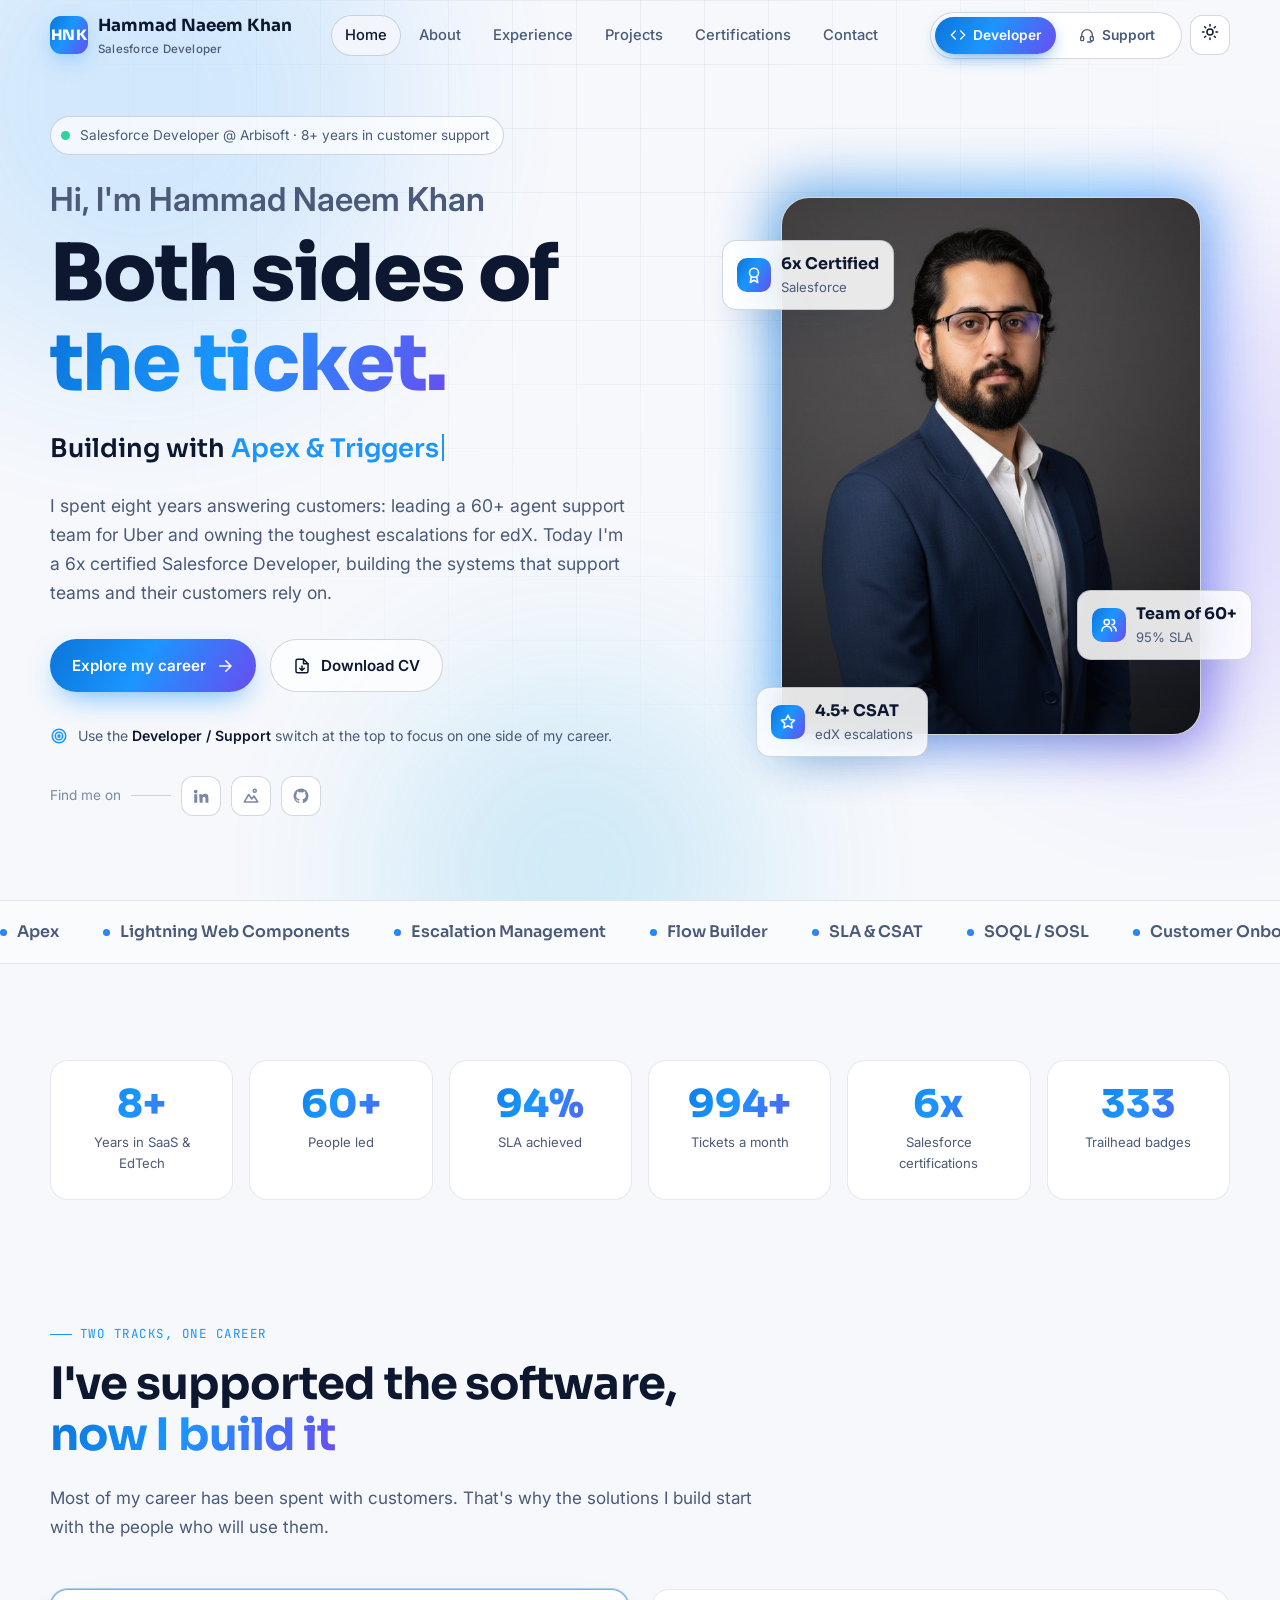
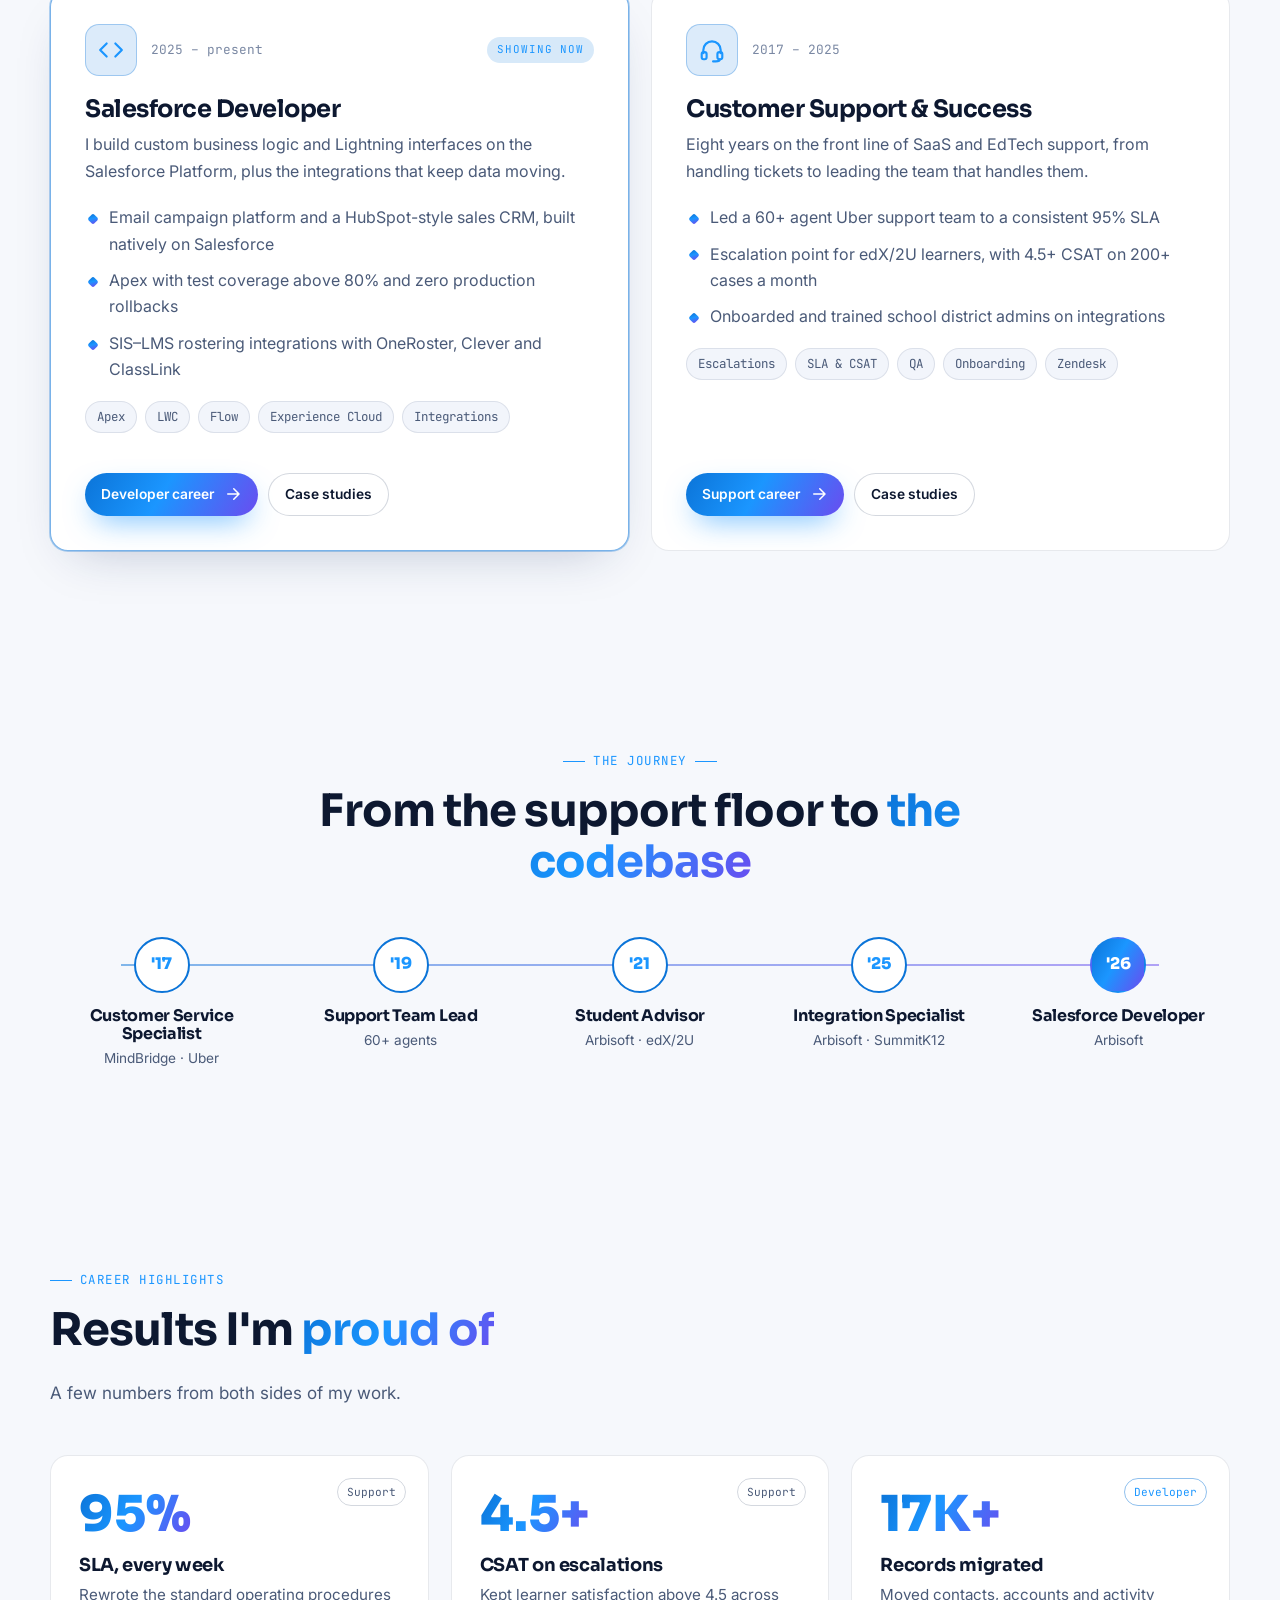
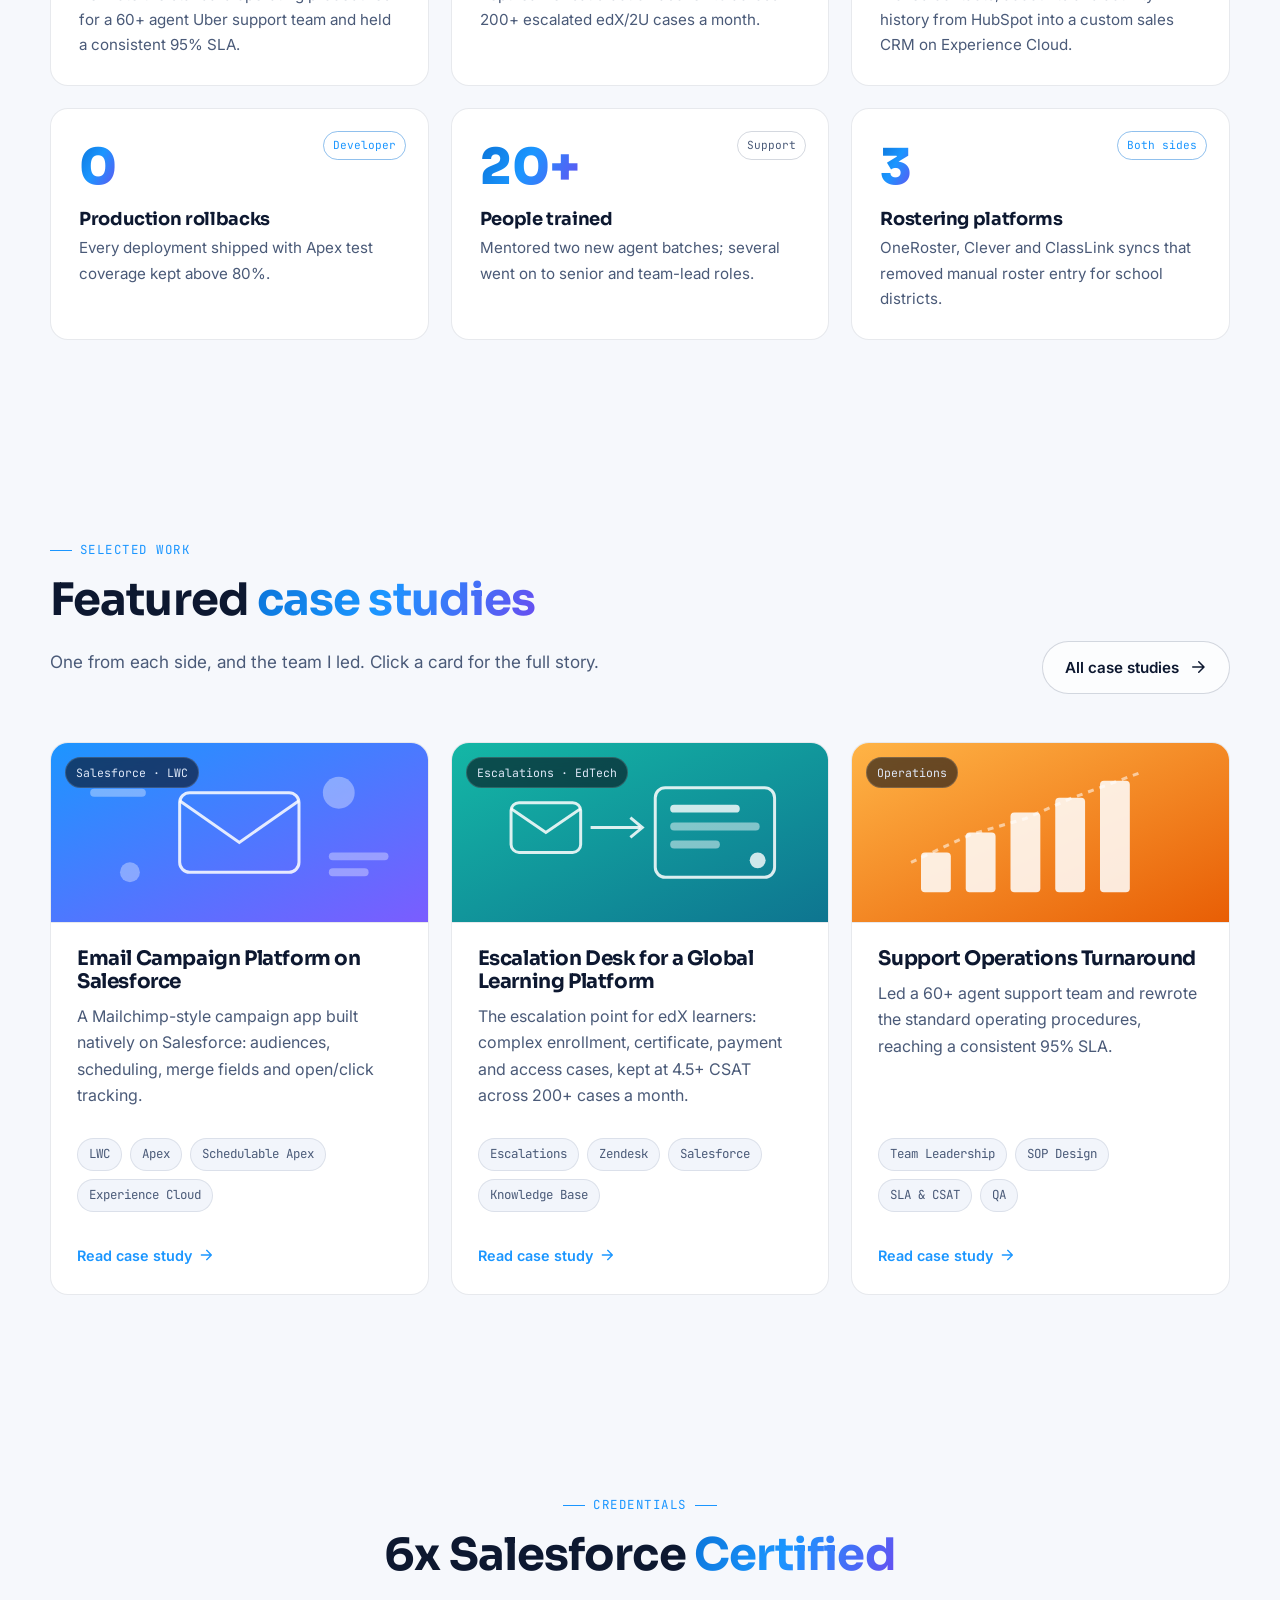
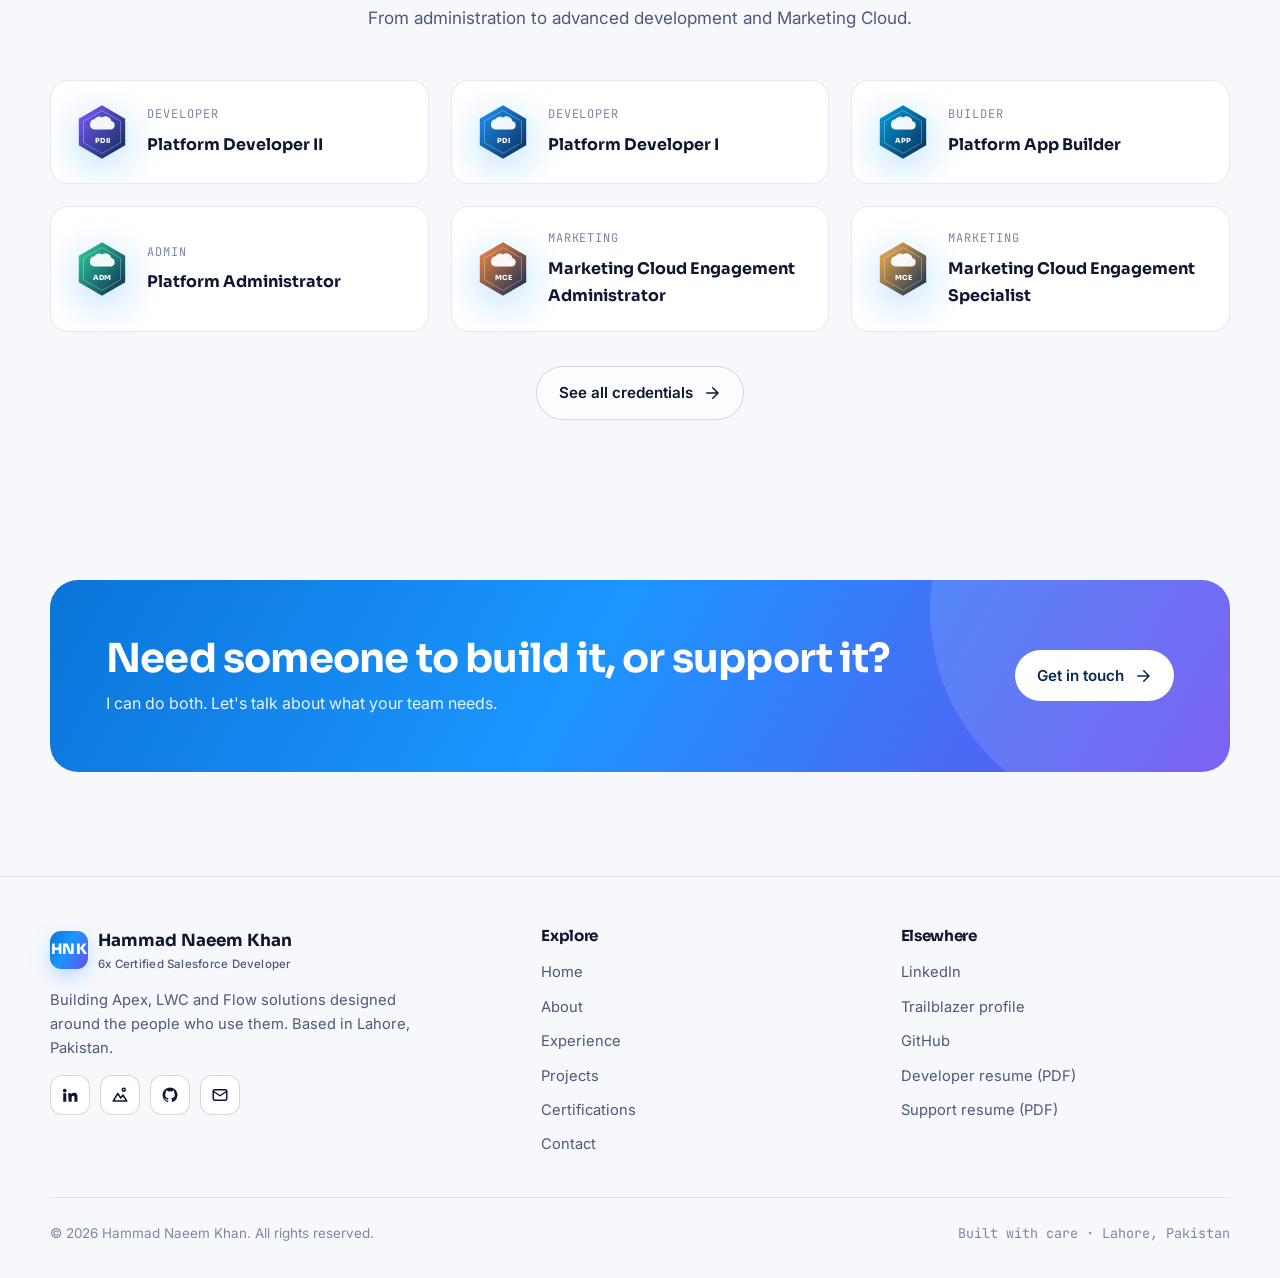
<file: index.html>
<!doctype html>
<html lang="en" data-theme="dark">
<head>
<meta charset="utf-8">
<meta name="viewport" content="width=device-width, initial-scale=1">
<title>Hammad Naeem Khan · Salesforce Developer &amp; Customer Support Specialist</title>
<meta name="description" content="Hammad Naeem Khan — 6x Certified Salesforce Developer and customer support leader in Lahore with 8+ years in SaaS and EdTech: Apex, LWC, Flow, escalations, SLA and CSAT.">
<meta name="author" content="Hammad Naeem Khan">
<meta name="theme-color" content="#070b14">
<link rel="canonical" href="https://hammad18495.github.io/">
<meta property="og:type" content="website">
<meta property="og:title" content="Hammad Naeem Khan · Salesforce Developer &amp; Customer Support Specialist">
<meta property="og:description" content="Hammad Naeem Khan — 6x Certified Salesforce Developer and customer support leader in Lahore with 8+ years in SaaS and EdTech: Apex, LWC, Flow, escalations, SLA and CSAT.">
<meta property="og:url" content="https://hammad18495.github.io/">
<meta property="og:image" content="https://hammad18495.github.io/assets/og.jpg">
<meta name="twitter:card" content="summary_large_image">
<link rel="icon" href="assets/favicon.svg" type="image/svg+xml">
<link rel="apple-touch-icon" href="assets/apple-touch-icon.png">
<script>try{var t=localStorage.getItem('theme');if(t)document.documentElement.dataset.theme=t;else if(matchMedia('(prefers-color-scheme: light)').matches)document.documentElement.dataset.theme='light'}catch(e){}
(function(){var d=document.documentElement,k='dev';try{var q=new URLSearchParams(location.search).get('track');if(q==='dev'||q==='support'){k=q;localStorage.setItem('track',q)}else if(localStorage.getItem('track')==='support')k='support'}catch(e){}d.dataset.track=k})();</script>
<link rel="preconnect" href="https://fonts.googleapis.com"><link rel="preconnect" href="https://fonts.gstatic.com" crossorigin>
<link href="https://fonts.googleapis.com/css2?family=Inter:wght@400;500;600;700&family=JetBrains+Mono:wght@400;500;600&family=Sora:wght@600;700;800&display=swap" rel="stylesheet">
<link rel="stylesheet" href="assets/style.css">

</head>
<body>
<a class="skip" href="#main">Skip to content</a>
<div class="progress" aria-hidden="true"></div>
<div class="bg-fx" aria-hidden="true"><div class="grid"></div><div class="blob b1"></div><div class="blob b2"></div><div class="blob b3"></div></div>
<header class="nav">
  <div class="container">
    <a href="index.html" class="logo" aria-label="Hammad Naeem Khan — home"><span class="logo-mark">HNK</span><span class="logo-text">Hammad Naeem Khan<small><span class="only-dev">Salesforce Developer</span><span class="only-support">Customer Support &amp; Success</span></small></span></a>
    <nav aria-label="Primary"><ul class="nav-links"><li><a href="index.html" class="active" aria-current="page">Home</a></li><li><a href="about.html">About</a></li><li><a href="experience.html">Experience</a></li><li><a href="projects.html">Projects</a></li><li><a href="certifications.html">Certifications</a></li><li><a href="contact.html">Contact</a></li></ul></nav>
    <div class="nav-actions">
      <div class="track-switch" role="radiogroup" aria-label="Show career track">
  <button type="button" role="radio" data-set-track="dev" aria-checked="true"><svg viewBox="0 0 24 24" fill="none" stroke="currentColor" stroke-width="2" stroke-linecap="round" stroke-linejoin="round" aria-hidden="true"><path d="M16 18l6-6-6-6M8 6l-6 6 6 6"/></svg><span class="ts-l">Developer</span><span class="ts-s">Dev</span></button>
  <button type="button" role="radio" data-set-track="support" aria-checked="false"><svg viewBox="0 0 24 24" fill="none" stroke="currentColor" stroke-width="2" stroke-linecap="round" stroke-linejoin="round" aria-hidden="true"><path d="M4 15v-3a8 8 0 0 1 16 0v3"/><rect x="2.5" y="14" width="4.5" height="6.5" rx="1.8"/><rect x="17" y="14" width="4.5" height="6.5" rx="1.8"/><path d="M19.2 20.5c0 1.4-1.6 2-3.7 2H13"/></svg><span class="ts-l">Support</span><span class="ts-s">Support</span></button>
  <i class="ts-pill" aria-hidden="true"></i>
</div>
      <a class="btn btn-primary btn-sm btn-resume hide-l only-dev" href="assets/Hammad-Naeem-Khan-CV.pdf" download><svg viewBox="0 0 24 24" fill="none" stroke="currentColor" stroke-width="2" stroke-linecap="round" stroke-linejoin="round" aria-hidden="true"><path d="M14 3H6a2 2 0 0 0-2 2v14a2 2 0 0 0 2 2h12a2 2 0 0 0 2-2V9z"/><path d="M14 3v6h6M12 12v6M9 15l3 3 3-3"/></svg><span class="rl">Resume</span></a><a class="btn btn-primary btn-sm btn-resume hide-l only-support" href="assets/Hammad-Naeem-Khan-Support-CV.pdf" download><svg viewBox="0 0 24 24" fill="none" stroke="currentColor" stroke-width="2" stroke-linecap="round" stroke-linejoin="round" aria-hidden="true"><path d="M14 3H6a2 2 0 0 0-2 2v14a2 2 0 0 0 2 2h12a2 2 0 0 0 2-2V9z"/><path d="M14 3v6h6M12 12v6M9 15l3 3 3-3"/></svg><span class="rl">Resume</span></a>
      <button class="icon-btn theme-toggle" aria-label="Toggle light and dark theme"><span class="moon"><svg viewBox="0 0 24 24" fill="none" stroke="currentColor" stroke-width="2" stroke-linecap="round" stroke-linejoin="round" aria-hidden="true"><path d="M21 12.8A9 9 0 1 1 11.2 3a7 7 0 0 0 9.8 9.8z"/></svg></span><span class="sun"><svg viewBox="0 0 24 24" fill="none" stroke="currentColor" stroke-width="2" stroke-linecap="round" stroke-linejoin="round" aria-hidden="true"><circle cx="12" cy="12" r="4"/><path d="M12 2v2M12 20v2M4.9 4.9l1.4 1.4M17.7 17.7l1.4 1.4M2 12h2M20 12h2M4.9 19.1l1.4-1.4M17.7 6.3l1.4-1.4"/></svg></span></button>
      <button class="icon-btn menu-btn" aria-label="Open menu" aria-expanded="false"><span></span><span></span><span></span></button>
    </div>
  </div>
</header>
<main id="main">

<section class="hero"><div class="container hero-grid">
  <div>
    <div class="status-pill anim" style="animation-delay:.05s"><span class="dot"></span>Salesforce Developer @ Arbisoft · 8+ years in customer support</div>
    <h1 class="anim" style="animation-delay:.15s"><span class="hi">Hi, I'm Hammad Naeem Khan</span>Both sides of <span class="grad-text">the ticket.</span></h1>
    <div class="typed-line anim" style="animation-delay:.3s"><span class="only-dev">Building with</span><span class="only-support">Great at</span> <span class="typed" data-words='["Apex & Triggers","Lightning Web Components","Flow Automation","Enterprise Integrations","Secure Data Models"]' data-words-support='["Escalation Management","Customer Onboarding","SLA &amp; CSAT Ownership","Root-Cause Troubleshooting","Team Leadership"]'></span><span class="caret"></span></div>
    <p class="lead anim" style="animation-delay:.42s">I spent eight years answering customers: leading a 60+ agent support team for Uber and owning the toughest escalations for edX. Today I'm a 6x certified Salesforce Developer, building the systems that support teams and their customers rely on.</p>
    <div class="hero-ctas anim" style="animation-delay:.55s">
      <a class="btn btn-primary" href="experience.html">Explore my career <svg viewBox="0 0 24 24" fill="none" stroke="currentColor" stroke-width="2" stroke-linecap="round" stroke-linejoin="round" aria-hidden="true"><path d="M5 12h14M13 5l7 7-7 7"/></svg></a>
      <a class="btn btn-ghost only-dev" href="assets/Hammad-Naeem-Khan-CV.pdf" download><svg viewBox="0 0 24 24" fill="none" stroke="currentColor" stroke-width="2" stroke-linecap="round" stroke-linejoin="round" aria-hidden="true"><path d="M14 3H6a2 2 0 0 0-2 2v14a2 2 0 0 0 2 2h12a2 2 0 0 0 2-2V9z"/><path d="M14 3v6h6M12 12v6M9 15l3 3 3-3"/></svg>Download CV</a><a class="btn btn-ghost only-support" href="assets/Hammad-Naeem-Khan-Support-CV.pdf" download><svg viewBox="0 0 24 24" fill="none" stroke="currentColor" stroke-width="2" stroke-linecap="round" stroke-linejoin="round" aria-hidden="true"><path d="M14 3H6a2 2 0 0 0-2 2v14a2 2 0 0 0 2 2h12a2 2 0 0 0 2-2V9z"/><path d="M14 3v6h6M12 12v6M9 15l3 3 3-3"/></svg>Download CV</a>
    </div>
    <p class="track-hint anim" style="animation-delay:.62s"><svg viewBox="0 0 24 24" fill="none" stroke="currentColor" stroke-width="2" stroke-linecap="round" stroke-linejoin="round" aria-hidden="true"><circle cx="12" cy="12" r="9"/><circle cx="12" cy="12" r="5"/><circle cx="12" cy="12" r="1.5"/></svg><span>Use the <b>Developer / Support</b> switch at the top to focus on one side of my career.</span></p>
    <div class="hero-social anim" style="animation-delay:.68s"><span>Find me on</span><span class="line"></span>
      <a class="icon-btn" href="https://www.linkedin.com/in/hammad18495/" target="_blank" rel="noopener" aria-label="LinkedIn"><svg viewBox="0 0 24 24" fill="currentColor" aria-hidden="true"><path d="M4.98 3.5a2.5 2.5 0 1 1 0 5 2.5 2.5 0 0 1 0-5zM3 9.5h4V21H3zM9.5 9.5h3.8v1.6h.06c.53-1 1.83-2.06 3.77-2.06 4.03 0 4.77 2.65 4.77 6.1V21h-4v-5.1c0-1.22-.02-2.8-1.7-2.8-1.71 0-1.97 1.33-1.97 2.7V21h-4z"/></svg></a>
      <a class="icon-btn" href="https://www.salesforce.com/trailblazer/hammad18495" target="_blank" rel="noopener" aria-label="Trailhead"><svg viewBox="0 0 24 24" fill="none" stroke="currentColor" stroke-width="2" stroke-linecap="round" stroke-linejoin="round" aria-hidden="true"><path d="M3 20l6-10 4 6 3-4 5 8z"/><circle cx="17" cy="5" r="2"/></svg></a>
      <a class="icon-btn" href="https://github.com/hammad18495" target="_blank" rel="noopener" aria-label="GitHub"><svg viewBox="0 0 24 24" fill="currentColor" aria-hidden="true"><path d="M12 2a10 10 0 0 0-3.16 19.49c.5.09.68-.22.68-.48v-1.7c-2.78.6-3.37-1.34-3.37-1.34-.45-1.16-1.11-1.47-1.11-1.47-.9-.62.07-.6.07-.6 1 .07 1.53 1.03 1.53 1.03.9 1.52 2.34 1.08 2.91.83.09-.65.35-1.08.63-1.33-2.22-.25-4.55-1.11-4.55-4.94 0-1.09.39-1.98 1.03-2.68-.1-.25-.45-1.27.1-2.65 0 0 .84-.27 2.75 1.02a9.6 9.6 0 0 1 5 0c1.91-1.29 2.75-1.02 2.75-1.02.55 1.38.2 2.4.1 2.65.64.7 1.03 1.59 1.03 2.68 0 3.84-2.34 4.68-4.57 4.93.36.31.68.92.68 1.85v2.74c0 .27.18.58.69.48A10 10 0 0 0 12 2z"/></svg></a>
    </div>
  </div>
  <div class="portrait anim" style="animation-delay:.3s">
    <div class="portrait-ring"></div>
    <div class="portrait-frame tilt"><img src="assets/hammad.jpg" alt="Portrait of Hammad Naeem Khan" width="624" height="800" fetchpriority="high"></div>
    <div class="float-card fc-1"><span class="ic"><svg viewBox="0 0 24 24" fill="none" stroke="currentColor" stroke-width="2" stroke-linecap="round" stroke-linejoin="round" aria-hidden="true"><circle cx="12" cy="9" r="6"/><path d="M8.5 14L7 22l5-3 5 3-1.5-8"/></svg></span><div><b>6x Certified</b><span>Salesforce</span></div></div>
    <div class="float-card fc-2"><span class="ic"><svg viewBox="0 0 24 24" fill="none" stroke="currentColor" stroke-width="2" stroke-linecap="round" stroke-linejoin="round" aria-hidden="true"><circle cx="9" cy="8" r="3.5"/><path d="M2.5 20a6.5 6.5 0 0 1 13 0M16 4.5a3.5 3.5 0 0 1 0 7M21.5 20a6.5 6.5 0 0 0-4-6"/></svg></span><div><b>Team of 60+</b><span>95% SLA</span></div></div>
    <div class="float-card fc-3"><span class="ic"><svg viewBox="0 0 24 24" fill="none" stroke="currentColor" stroke-width="2" stroke-linecap="round" stroke-linejoin="round" aria-hidden="true"><path d="M12 3l2.7 5.6 6.1.9-4.4 4.3 1 6.1L12 17l-5.4 2.9 1-6.1L3.2 9.5l6.1-.9z"/></svg></span><div><b>4.5+ CSAT</b><span>edX escalations</span></div></div>
  </div>
</div></section>
<div class="marquee" aria-label="Skills"><div class="marquee-track"><span class="marquee-item">Apex</span><span class="marquee-item">Lightning Web Components</span><span class="marquee-item">Escalation Management</span><span class="marquee-item">Flow Builder</span><span class="marquee-item">SLA &amp; CSAT</span><span class="marquee-item">SOQL / SOSL</span><span class="marquee-item">Customer Onboarding</span><span class="marquee-item">Experience Cloud</span><span class="marquee-item">Zendesk</span><span class="marquee-item">Quality Assurance</span><span class="marquee-item">Permission Sets &amp; Sharing</span><span class="marquee-item">SOP Design</span><span class="marquee-item">OneRoster</span><span class="marquee-item">Clever</span><span class="marquee-item">ClassLink</span><span class="marquee-item">Root-Cause Analysis</span><span class="marquee-item">Jira</span><span class="marquee-item">Coaching &amp; Mentoring</span><span class="marquee-item">Apex</span><span class="marquee-item">Lightning Web Components</span><span class="marquee-item">Escalation Management</span><span class="marquee-item">Flow Builder</span><span class="marquee-item">SLA &amp; CSAT</span><span class="marquee-item">SOQL / SOSL</span><span class="marquee-item">Customer Onboarding</span><span class="marquee-item">Experience Cloud</span><span class="marquee-item">Zendesk</span><span class="marquee-item">Quality Assurance</span><span class="marquee-item">Permission Sets &amp; Sharing</span><span class="marquee-item">SOP Design</span><span class="marquee-item">OneRoster</span><span class="marquee-item">Clever</span><span class="marquee-item">ClassLink</span><span class="marquee-item">Root-Cause Analysis</span><span class="marquee-item">Jira</span><span class="marquee-item">Coaching &amp; Mentoring</span></div></div>

<section class="section"><div class="container"><div class="stats"><div class="stat reveal d1"><div class="num grad-text" data-count="8" data-suffix="+">0+</div><div class="lbl">Years in SaaS &amp; EdTech</div></div><div class="stat reveal d2"><div class="num grad-text" data-count="60" data-suffix="+">0+</div><div class="lbl">People led</div></div><div class="stat reveal d3"><div class="num grad-text" data-count="95" data-suffix="%">0%</div><div class="lbl">SLA achieved</div></div><div class="stat reveal d4"><div class="num grad-text" data-count="1000" data-suffix="+">0+</div><div class="lbl">Tickets a month</div></div><div class="stat reveal d5"><div class="num grad-text" data-count="6" data-suffix="x">0x</div><div class="lbl">Salesforce certifications</div></div><div class="stat reveal d1"><div class="num grad-text" data-count="335" data-suffix="">0</div><div class="lbl">Trailhead badges</div></div></div></div></section>

<section class="section" style="padding-top:20px"><div class="container">
  <div class="section-head reveal"><span class="eyebrow">Two tracks, one career</span><h2>I've supported the software, <span class="grad-text">now I build it</span></h2><p>Most of my career has been spent with customers. That's why the solutions I build start with the people who will use them.</p></div>
  <div class="grid-2 paths"><article class="card path path-dev reveal">
  <div class="path-top"><div class="card-icon"><svg viewBox="0 0 24 24" fill="none" stroke="currentColor" stroke-width="2" stroke-linecap="round" stroke-linejoin="round" aria-hidden="true"><path d="M16 18l6-6-6-6M8 6l-6 6 6 6"/></svg></div><span class="path-when mono">2025 – present</span><span class="path-on">Showing now</span></div>
  <h3>Salesforce Developer</h3><p>I build custom business logic and Lightning interfaces on the Salesforce Platform, plus the integrations that keep data moving.</p>
  <ul class="tl-list"><li>Email campaign platform and a HubSpot-style sales CRM, built natively on Salesforce</li><li>Apex with test coverage above 80% and zero production rollbacks</li><li>SIS–LMS rostering integrations with OneRoster, Clever and ClassLink</li></ul>
  <ul class="chips"><li class="chip">Apex</li><li class="chip">LWC</li><li class="chip">Flow</li><li class="chip">Experience Cloud</li><li class="chip">Integrations</li></ul>
  <div class="path-ctas"><a class="btn btn-primary btn-sm" href="experience.html?track=dev">Developer career <svg viewBox="0 0 24 24" fill="none" stroke="currentColor" stroke-width="2" stroke-linecap="round" stroke-linejoin="round" aria-hidden="true"><path d="M5 12h14M13 5l7 7-7 7"/></svg></a><a class="btn btn-ghost btn-sm" href="projects.html?track=dev">Case studies</a></div>
</article><article class="card path path-support reveal">
  <div class="path-top"><div class="card-icon"><svg viewBox="0 0 24 24" fill="none" stroke="currentColor" stroke-width="2" stroke-linecap="round" stroke-linejoin="round" aria-hidden="true"><path d="M4 15v-3a8 8 0 0 1 16 0v3"/><rect x="2.5" y="14" width="4.5" height="6.5" rx="1.8"/><rect x="17" y="14" width="4.5" height="6.5" rx="1.8"/><path d="M19.2 20.5c0 1.4-1.6 2-3.7 2H13"/></svg></div><span class="path-when mono">2017 – 2025</span><span class="path-on">Showing now</span></div>
  <h3>Customer Support &amp; Success</h3><p>Eight years on the front line of SaaS and EdTech support, from handling tickets to leading the team that handles them.</p>
  <ul class="tl-list"><li>Led a 60+ agent Uber support team to a consistent 95% SLA</li><li>Escalation point for edX/2U learners, with 4.5+ CSAT on 200+ cases a month</li><li>Onboarded and trained school district admins on integrations</li></ul>
  <ul class="chips"><li class="chip">Escalations</li><li class="chip">SLA &amp; CSAT</li><li class="chip">QA</li><li class="chip">Onboarding</li><li class="chip">Zendesk</li></ul>
  <div class="path-ctas"><a class="btn btn-primary btn-sm" href="experience.html?track=support">Support career <svg viewBox="0 0 24 24" fill="none" stroke="currentColor" stroke-width="2" stroke-linecap="round" stroke-linejoin="round" aria-hidden="true"><path d="M5 12h14M13 5l7 7-7 7"/></svg></a><a class="btn btn-ghost btn-sm" href="projects.html?track=support">Case studies</a></div>
</article></div>
</div></section>

<section class="section"><div class="container">
  <div class="section-head reveal center"><span class="eyebrow">The journey</span><h2>From the support floor to <span class="grad-text">the codebase</span></h2></div>
  <div class="journey j5"><div class="j-step reveal d1"><div class="j-dot">'17</div><h4>Customer Service Specialist</h4><p>MindBridge · Uber</p></div><div class="j-step reveal d2"><div class="j-dot">'19</div><h4>Support Team Lead</h4><p>60+ agents</p></div><div class="j-step reveal d3"><div class="j-dot">'21</div><h4>Student Advisor</h4><p>Arbisoft · edX/2U</p></div><div class="j-step reveal d4"><div class="j-dot">'25</div><h4>Integration Specialist</h4><p>Arbisoft · SummitK12</p></div><div class="j-step reveal d5 now"><div class="j-dot">'26</div><h4>Salesforce Developer</h4><p>Arbisoft</p></div></div>
</div></section>

<section class="section"><div class="container">
  <div class="section-head reveal"><span class="eyebrow">Career highlights</span><h2>Results I'm <span class="grad-text">proud of</span></h2><p>A few numbers from both sides of my work.</p></div>
  <div class="grid-3"><article class="card hl hl-support reveal d1"><span class="hl-tag">Support</span><div class="hl-num grad-text">95%</div><h3>SLA, every week</h3><p>Rewrote the standard operating procedures for a 60+ agent Uber support team and held a consistent 95% SLA.</p></article><article class="card hl hl-support reveal d2"><span class="hl-tag">Support</span><div class="hl-num grad-text">4.5+</div><h3>CSAT on escalations</h3><p>Kept learner satisfaction above 4.5 across 200+ escalated edX/2U cases a month.</p></article><article class="card hl hl-dev reveal d3"><span class="hl-tag">Developer</span><div class="hl-num grad-text">17K+</div><h3>Records migrated</h3><p>Moved contacts, accounts and activity history from HubSpot into a custom sales CRM on Experience Cloud.</p></article><article class="card hl hl-dev reveal d1"><span class="hl-tag">Developer</span><div class="hl-num grad-text">0</div><h3>Production rollbacks</h3><p>Every deployment shipped with Apex test coverage kept above 80%.</p></article><article class="card hl hl-support reveal d2"><span class="hl-tag">Support</span><div class="hl-num grad-text">20+</div><h3>People trained</h3><p>Mentored two new agent batches; several went on to senior and team-lead roles.</p></article><article class="card hl hl-both reveal d3"><span class="hl-tag">Both sides</span><div class="hl-num grad-text">3</div><h3>Rostering platforms</h3><p>OneRoster, Clever and ClassLink syncs that removed manual roster entry for school districts.</p></article></div>
</div></section>

<section class="section"><div class="container">
  <div class="section-head reveal" style="display:flex;justify-content:space-between;align-items:flex-end;gap:20px;max-width:none;flex-wrap:wrap">
    <div style="max-width:640px"><span class="eyebrow">Selected work</span><h2>Featured <span class="grad-text">case studies</span></h2><p>One from each side, and the team I led. Click a card for the full story.</p></div>
    <a class="btn btn-ghost" href="projects.html">All case studies <svg viewBox="0 0 24 24" fill="none" stroke="currentColor" stroke-width="2" stroke-linecap="round" stroke-linejoin="round" aria-hidden="true"><path d="M5 12h14M13 5l7 7-7 7"/></svg></a>
  </div>
  <div class="grid-3"><article class="card proj reveal d1" data-id="campaign-platform" data-cat="salesforce" tabindex="0" role="button" aria-label="Open case study: Email Campaign Platform on Salesforce">
  <div class="proj-visual"><span class="proj-tag">Salesforce · LWC</span><svg class="art" viewBox="0 0 400 180" preserveAspectRatio="xMidYMid slice" aria-hidden="true"><defs><linearGradient id="amail1b96ff" x1="0" y1="0" x2="1" y2="1"><stop offset="0" stop-color="#1b96ff"/><stop offset="1" stop-color="#7c5cff"/></linearGradient></defs><rect width="400" height="180" fill="url(#amail1b96ff)"/><g fill="none" stroke="rgba(255,255,255,.85)" stroke-width="3"><rect x="140" y="50" width="120" height="80" rx="10"/><path d="M140 58l60 42 60-42"/></g><g fill="rgba(255,255,255,.35)"><circle cx="300" cy="50" r="16"/><circle cx="90" cy="130" r="10"/><rect x="290" y="110" width="60" height="8" rx="4"/><rect x="290" y="126" width="40" height="8" rx="4"/><rect x="50" y="46" width="56" height="8" rx="4"/></g></svg></div>
  <div class="proj-body"><h3>Email Campaign Platform on Salesforce</h3><p>A Mailchimp-style campaign app built natively on Salesforce: audiences, scheduling, merge fields and open/click tracking.</p><ul class="chips"><li class="chip">LWC</li><li class="chip">Apex</li><li class="chip">Schedulable Apex</li><li class="chip">Experience Cloud</li></ul>
  <div><span class="proj-link">Read case study <svg viewBox="0 0 24 24" fill="none" stroke="currentColor" stroke-width="2" stroke-linecap="round" stroke-linejoin="round" aria-hidden="true"><path d="M5 12h14M13 5l7 7-7 7"/></svg></span></div></div>
</article><article class="card proj reveal d2" data-id="edx-escalations" data-cat="customer" tabindex="0" role="button" aria-label="Open case study: Escalation Desk for a Global Learning Platform">
  <div class="proj-visual"><span class="proj-tag">Escalations · EdTech</span><svg class="art" viewBox="0 0 400 180" preserveAspectRatio="xMidYMid slice" aria-hidden="true"><defs><linearGradient id="acase14b8a6" x1="0" y1="0" x2="1" y2="1"><stop offset="0" stop-color="#14b8a6"/><stop offset="1" stop-color="#0e7490"/></linearGradient></defs><rect width="400" height="180" fill="url(#acase14b8a6)"/><g fill="none" stroke="rgba(255,255,255,.85)" stroke-width="3"><rect x="70" y="60" width="70" height="50" rx="8"/><path d="M70 66l35 24 35-24"/><path d="M150 85h50"/><path d="M190 75l12 10-12 10"/><rect x="215" y="45" width="120" height="90" rx="10"/></g><g fill="rgba(255,255,255,.8)"><rect x="230" y="62" width="70" height="8" rx="4"/><rect x="230" y="80" width="90" height="8" rx="4" opacity=".6"/><rect x="230" y="98" width="50" height="8" rx="4" opacity=".6"/><circle cx="318" cy="118" r="8"/></g></svg></div>
  <div class="proj-body"><h3>Escalation Desk for a Global Learning Platform</h3><p>The escalation point for edX learners: complex enrollment, certificate, payment and access cases, kept at 4.5+ CSAT across 200+ cases a month.</p><ul class="chips"><li class="chip">Escalations</li><li class="chip">Zendesk</li><li class="chip">Salesforce</li><li class="chip">Knowledge Base</li></ul>
  <div><span class="proj-link">Read case study <svg viewBox="0 0 24 24" fill="none" stroke="currentColor" stroke-width="2" stroke-linecap="round" stroke-linejoin="round" aria-hidden="true"><path d="M5 12h14M13 5l7 7-7 7"/></svg></span></div></div>
</article><article class="card proj reveal d3" data-id="support-ops" data-cat="apps leadership" tabindex="0" role="button" aria-label="Open case study: Support Operations Turnaround">
  <div class="proj-visual"><span class="proj-tag">Operations</span><svg class="art" viewBox="0 0 400 180" preserveAspectRatio="xMidYMid slice" aria-hidden="true"><defs><linearGradient id="aopsffb547" x1="0" y1="0" x2="1" y2="1"><stop offset="0" stop-color="#ffb547"/><stop offset="1" stop-color="#e85d04"/></linearGradient></defs><rect width="400" height="180" fill="url(#aopsffb547)"/><g fill="rgba(255,255,255,.85)"><rect x="80" y="110" width="30" height="40" rx="4"/><rect x="125" y="90" width="30" height="60" rx="4"/><rect x="170" y="70" width="30" height="80" rx="4"/><rect x="215" y="55" width="30" height="95" rx="4"/><rect x="260" y="38" width="30" height="112" rx="4"/></g><path d="M70 120L130 92 185 76 230 56 300 30" fill="none" stroke="rgba(255,255,255,.55)" stroke-width="3" stroke-dasharray="6 6"/></svg></div>
  <div class="proj-body"><h3>Support Operations Turnaround</h3><p>Led a 60+ agent support team and rewrote the standard operating procedures, reaching a consistent 95% SLA.</p><ul class="chips"><li class="chip">Team Leadership</li><li class="chip">SOP Design</li><li class="chip">SLA & CSAT</li><li class="chip">QA</li></ul>
  <div><span class="proj-link">Read case study <svg viewBox="0 0 24 24" fill="none" stroke="currentColor" stroke-width="2" stroke-linecap="round" stroke-linejoin="round" aria-hidden="true"><path d="M5 12h14M13 5l7 7-7 7"/></svg></span></div></div>
</article></div>
</div></section>

<section class="section"><div class="container">
  <div class="section-head reveal center"><span class="eyebrow">Credentials</span><h2>6x Salesforce <span class="grad-text">Certified</span></h2><p>From administration to advanced development and Marketing Cloud.</p></div>
  <div class="grid-3"><a href="certifications.html" class="card cert reveal d1" style="padding:22px;display:flex;gap:16px;align-items:center"><div class="cert-badge" style="width:58px;height:58px;margin:0;flex:none"><svg viewBox="0 0 100 100" aria-hidden="true"><defs><linearGradient id="gh0" x1="0" y1="0" x2="1" y2="1"><stop offset="0" stop-color="#7c5cff"/><stop offset="1" stop-color="#0b2a55"/></linearGradient></defs>
<path d="M50 4l40 23v46L50 96 10 73V27z" fill="url(#gh0)"/><path d="M50 13l32 18.5v37L50 87 18 68.5v-37z" fill="none" stroke="rgba(255,255,255,.35)" stroke-width="1.5"/>
<path d="M37 30a9 9 0 0 1 13-3 10 10 0 0 1 16 6 7.5 7.5 0 0 1-2 14.8H37a9 9 0 0 1 0-17.8z" fill="#fff" opacity=".95" transform="translate(0,-2)"/>
<text x="50" y="69" text-anchor="middle" font-family="Sora,Inter,sans-serif" font-weight="800" font-size="12" fill="#fff">PD II</text></svg></div><div><div class="meta">Developer</div><b style="font-family:var(--display)">Platform Developer II</b></div></a><a href="certifications.html" class="card cert reveal d2" style="padding:22px;display:flex;gap:16px;align-items:center"><div class="cert-badge" style="width:58px;height:58px;margin:0;flex:none"><svg viewBox="0 0 100 100" aria-hidden="true"><defs><linearGradient id="gh1" x1="0" y1="0" x2="1" y2="1"><stop offset="0" stop-color="#1b96ff"/><stop offset="1" stop-color="#0b2a55"/></linearGradient></defs>
<path d="M50 4l40 23v46L50 96 10 73V27z" fill="url(#gh1)"/><path d="M50 13l32 18.5v37L50 87 18 68.5v-37z" fill="none" stroke="rgba(255,255,255,.35)" stroke-width="1.5"/>
<path d="M37 30a9 9 0 0 1 13-3 10 10 0 0 1 16 6 7.5 7.5 0 0 1-2 14.8H37a9 9 0 0 1 0-17.8z" fill="#fff" opacity=".95" transform="translate(0,-2)"/>
<text x="50" y="69" text-anchor="middle" font-family="Sora,Inter,sans-serif" font-weight="800" font-size="12" fill="#fff">PD I</text></svg></div><div><div class="meta">Developer</div><b style="font-family:var(--display)">Platform Developer I</b></div></a><a href="certifications.html" class="card cert reveal d3" style="padding:22px;display:flex;gap:16px;align-items:center"><div class="cert-badge" style="width:58px;height:58px;margin:0;flex:none"><svg viewBox="0 0 100 100" aria-hidden="true"><defs><linearGradient id="gh2" x1="0" y1="0" x2="1" y2="1"><stop offset="0" stop-color="#00a1e0"/><stop offset="1" stop-color="#0b2a55"/></linearGradient></defs>
<path d="M50 4l40 23v46L50 96 10 73V27z" fill="url(#gh2)"/><path d="M50 13l32 18.5v37L50 87 18 68.5v-37z" fill="none" stroke="rgba(255,255,255,.35)" stroke-width="1.5"/>
<path d="M37 30a9 9 0 0 1 13-3 10 10 0 0 1 16 6 7.5 7.5 0 0 1-2 14.8H37a9 9 0 0 1 0-17.8z" fill="#fff" opacity=".95" transform="translate(0,-2)"/>
<text x="50" y="69" text-anchor="middle" font-family="Sora,Inter,sans-serif" font-weight="800" font-size="12" fill="#fff">APP</text></svg></div><div><div class="meta">Builder</div><b style="font-family:var(--display)">Platform App Builder</b></div></a><a href="certifications.html" class="card cert reveal d1" style="padding:22px;display:flex;gap:16px;align-items:center"><div class="cert-badge" style="width:58px;height:58px;margin:0;flex:none"><svg viewBox="0 0 100 100" aria-hidden="true"><defs><linearGradient id="gh3" x1="0" y1="0" x2="1" y2="1"><stop offset="0" stop-color="#2fd39a"/><stop offset="1" stop-color="#0b2a55"/></linearGradient></defs>
<path d="M50 4l40 23v46L50 96 10 73V27z" fill="url(#gh3)"/><path d="M50 13l32 18.5v37L50 87 18 68.5v-37z" fill="none" stroke="rgba(255,255,255,.35)" stroke-width="1.5"/>
<path d="M37 30a9 9 0 0 1 13-3 10 10 0 0 1 16 6 7.5 7.5 0 0 1-2 14.8H37a9 9 0 0 1 0-17.8z" fill="#fff" opacity=".95" transform="translate(0,-2)"/>
<text x="50" y="69" text-anchor="middle" font-family="Sora,Inter,sans-serif" font-weight="800" font-size="12" fill="#fff">ADM</text></svg></div><div><div class="meta">Admin</div><b style="font-family:var(--display)">Platform Administrator</b></div></a><a href="certifications.html" class="card cert reveal d2" style="padding:22px;display:flex;gap:16px;align-items:center"><div class="cert-badge" style="width:58px;height:58px;margin:0;flex:none"><svg viewBox="0 0 100 100" aria-hidden="true"><defs><linearGradient id="gh4" x1="0" y1="0" x2="1" y2="1"><stop offset="0" stop-color="#ff8a3d"/><stop offset="1" stop-color="#0b2a55"/></linearGradient></defs>
<path d="M50 4l40 23v46L50 96 10 73V27z" fill="url(#gh4)"/><path d="M50 13l32 18.5v37L50 87 18 68.5v-37z" fill="none" stroke="rgba(255,255,255,.35)" stroke-width="1.5"/>
<path d="M37 30a9 9 0 0 1 13-3 10 10 0 0 1 16 6 7.5 7.5 0 0 1-2 14.8H37a9 9 0 0 1 0-17.8z" fill="#fff" opacity=".95" transform="translate(0,-2)"/>
<text x="50" y="69" text-anchor="middle" font-family="Sora,Inter,sans-serif" font-weight="800" font-size="12" fill="#fff">MCE</text></svg></div><div><div class="meta">Marketing</div><b style="font-family:var(--display)">Marketing Cloud Engagement Administrator</b></div></a><a href="certifications.html" class="card cert reveal d3" style="padding:22px;display:flex;gap:16px;align-items:center"><div class="cert-badge" style="width:58px;height:58px;margin:0;flex:none"><svg viewBox="0 0 100 100" aria-hidden="true"><defs><linearGradient id="gh5" x1="0" y1="0" x2="1" y2="1"><stop offset="0" stop-color="#ffb547"/><stop offset="1" stop-color="#0b2a55"/></linearGradient></defs>
<path d="M50 4l40 23v46L50 96 10 73V27z" fill="url(#gh5)"/><path d="M50 13l32 18.5v37L50 87 18 68.5v-37z" fill="none" stroke="rgba(255,255,255,.35)" stroke-width="1.5"/>
<path d="M37 30a9 9 0 0 1 13-3 10 10 0 0 1 16 6 7.5 7.5 0 0 1-2 14.8H37a9 9 0 0 1 0-17.8z" fill="#fff" opacity=".95" transform="translate(0,-2)"/>
<text x="50" y="69" text-anchor="middle" font-family="Sora,Inter,sans-serif" font-weight="800" font-size="12" fill="#fff">MCE</text></svg></div><div><div class="meta">Marketing</div><b style="font-family:var(--display)">Marketing Cloud Engagement Specialist</b></div></a></div>
  <div style="text-align:center;margin-top:34px" class="reveal"><a class="btn btn-ghost" href="certifications.html">See all credentials <svg viewBox="0 0 24 24" fill="none" stroke="currentColor" stroke-width="2" stroke-linecap="round" stroke-linejoin="round" aria-hidden="true"><path d="M5 12h14M13 5l7 7-7 7"/></svg></a></div>
</div></section>
<section class="section-tight"><div class="container"><div class="cta-band reveal">
  <div><h2>Need someone to build it, or support it?</h2><p>I can do both. Let's talk about what your team needs.</p></div>
  <a class="btn" href="contact.html">Get in touch <svg viewBox="0 0 24 24" fill="none" stroke="currentColor" stroke-width="2" stroke-linecap="round" stroke-linejoin="round" aria-hidden="true"><path d="M5 12h14M13 5l7 7-7 7"/></svg></a>
</div></div></section>
<div class="modal" id="modal" aria-hidden="true" role="dialog" aria-modal="true" aria-labelledby="modal-title">
  <div class="modal-backdrop"></div>
  <div class="modal-box"><div class="modal-head"><span class="eyebrow"></span><h3 id="modal-title"></h3>
  <button class="icon-btn modal-close" aria-label="Close"><svg viewBox="0 0 24 24" fill="none" stroke="currentColor" stroke-width="2" stroke-linecap="round" stroke-linejoin="round" aria-hidden="true"><path d="M6 6l12 12M18 6L6 18"/></svg></button></div><div class="modal-content"></div></div>
</div>
<template id="case-campaign-platform" data-title="Email Campaign Platform on Salesforce" data-kicker="In-house product · Arbisoft"><ul class="chips" style="margin-top:0"><li class="chip">LWC</li><li class="chip">Apex</li><li class="chip">Schedulable Apex</li><li class="chip">Experience Cloud</li><li class="chip">SOQL</li></ul><h4>The goal</h4><p>Give teams Mailchimp-style email campaigns without leaving Salesforce, keeping contacts, campaigns and engagement data in the CRM where sales and marketing already work. It started as an R&amp;D task to study Mailchimp's model and plan an AppExchange-ready equivalent.</p>
<h4>What I built</h4><ul>
<li>A Lightning Web Component application to create campaigns, add members and schedule sends, backed by an Apex service layer and six custom objects.</li>
<li>A public Experience Cloud site with a custom controller to record email opens and link clicks, designed carefully around Guest User access.</li>
<li>Merge-field rendering from the CRM record through to the delivered email, and scheduled delivery with Schedulable Apex.</li>
<li>A refactor from custom modal forms to native <code>lightning-record-edit-form</code>, with a reusable <code>recordFormModal</code> component, so validation and field-level security come from the platform.</li></ul>
<h4>Quality &amp; review</h4><ul>
<li>Reviewed ~2,700 lines of Apex across 7 classes; flagged and fixed missing exception handling on <code>@AuraEnabled</code> methods, unguarded single-row SOQL, silent scheduler failures and a send-before-commit race condition.</li>
<li>Wrote a post-install admin guide covering permission sets, Experience Cloud setup, Guest User permissions, sharing rules and end-to-end testing.</li></ul>
<h4>Stack</h4><p>LWC · Apex · Schedulable &amp; async Apex · SOQL · Experience Cloud · Custom Labels · VS Code / SFDX</p></template>
<template id="case-sales-crm" data-title="Sales CRM on Salesforce (HubSpot alternative)" data-kicker="Internal platform · Arbisoft"><ul class="chips" style="margin-top:0"><li class="chip">Experience Cloud</li><li class="chip">LWC</li><li class="chip">Data Migration</li><li class="chip">Google Calendar</li><li class="chip">Slack</li></ul><h4>The goal</h4><p>Replace a paid HubSpot subscription with a HubSpot-like sales workspace built on Salesforce, using the company's partner internal-use licenses for a sales team of around 20 users.</p>
<h4>What I built</h4><ul>
<li>A custom sales site on Experience Cloud that covers the full sales lifecycle: contacts, accounts, activities and pipeline.</li>
<li>Migrated 4K+ contacts, 13K+ accounts and their activity history from HubSpot, with data validation and relationship mapping.</li>
<li>Integrated Google Calendar and Google Meet for scheduling, plus live chat routed through a Slack webhook.</li>
<li>Prepared the proposal deck with a cost comparison against the HubSpot subscription.</li></ul>
<h4>Impact</h4><p>One platform for sales and the rest of the business, lower tooling cost, and sales data that lives in the same org as delivery and finance.</p>
<h4>Stack</h4><p>Experience Cloud · LWC · Apex · Data Loader · Google Workspace APIs · Slack webhooks</p></template>
<template id="case-email-to-case" data-title="Smart Email-to-Case Handler" data-kicker="Custom Apex email service"><ul class="chips" style="margin-top:0"><li class="chip">Apex</li><li class="chip">InboundEmailHandler</li><li class="chip">Service Cloud</li><li class="chip">SOQL</li></ul><h4>The problem</h4><p>Customers often email a person directly instead of the support address. Standard Email-to-Case routing can't tell who the original sender was or which case the message belongs to once it's forwarded.</p>
<h4>The approach</h4><ul>
<li>A custom <code>Messaging.InboundEmailHandler</code> behind a Salesforce email service address. Staff simply forward the email.</li>
<li>Find-or-create logic for the original sender's Contact, so a message never hits a dead end.</li>
<li>Scans the subject and body for a case identifier: attaches the email to the existing Case when found, or opens a new Case and attaches it there.</li>
<li>Bulk-safe SOQL, defensive parsing and test classes covering matched, unmatched and new-contact paths.</li></ul>
<h4>Stack</h4><p>Apex · Email Services · Service Cloud · Apex test classes</p></template>
<template id="case-appexchange-security" data-title="AppExchange App Security Hardening" data-kicker="Security remediation · AppExchange product"><ul class="chips" style="margin-top:0"><li class="chip">Named Credentials</li><li class="chip">Apex Callouts</li><li class="chip">LWC</li><li class="chip">Security Review</li></ul><h4>The problem</h4><p>A security assessment flagged that personal data was being passed through browser URLs. The product needed a fix that would pass AppExchange security review without breaking the user flow.</p>
<h4>The approach</h4><ul>
<li>Moved to a server-side token exchange through a Named Credential: the browser only ever sees an opaque, short-lived token, never the data itself.</li>
<li>Updated the LWC flow and Apex callouts, rewrote the affected test classes, and tightened cookie and transport headers.</li>
<li>Wrote a ten-phase remediation runbook covering backend endpoint requirements, org configuration, component changes, tests and resubmission steps.</li></ul>
<h4>Stack</h4><p>Apex · Named Credentials · HTTP callouts · LWC · Salesforce security review</p></template>
<template id="case-sis-lms" data-title="SIS–LMS Rostering Integrations" data-kicker="Client: SummitK12"><ul class="chips" style="margin-top:0"><li class="chip">OneRoster</li><li class="chip">Clever</li><li class="chip">ClassLink</li><li class="chip">SFTP</li><li class="chip">Canvas</li><li class="chip">Schoology</li></ul><h4>The goal</h4><p>Remove manual roster entry for teachers and students by keeping student information systems and learning platforms in sync, automatically and securely.</p>
<h4>What I did</h4><ul>
<li>Led SIS–LMS integrations for school districts using OneRoster, Clever and ClassLink, configuring secure automated syncs with district IT teams.</li>
<li>Diagnosed and fixed malformed OneRoster files, SFTP sync failures and credential mismatches with Engineering and Support.</li>
<li>Onboarded and trained school administrators on configuration and best practices.</li></ul>
<h4>Impact</h4><ul><li>Removed a recurring source of enrollment errors.</li><li>Fewer repeat support tickets from onboarded districts.</li></ul>
<h4>Stack</h4><p>OneRoster · Clever · ClassLink · SFTP / FileZilla · Canvas · Schoology · Google Workspace</p></template>
<template id="case-hisaab" data-title="Hisaab — Household Expense Tracker" data-kicker="Personal project"><ul class="chips" style="margin-top:0"><li class="chip">PWA</li><li class="chip">JavaScript</li><li class="chip">Google Sheets API</li><li class="chip">Google Sign-In</li><li class="chip">GitHub Pages</li></ul><h4>The goal</h4><p>Make household expense tracking easy on a phone instead of editing a spreadsheet by hand, and let family members on Android and iPhone add entries to the same data.</p>
<h4>What I built</h4><ul>
<li>One installable web app (PWA) for both Android and iPhone, with Google sign-in.</li>
<li>Google Sheets as the data store: each user's data stays in their own sheet, shared only with people they choose.</li>
<li>Monthly tabs, category reviews and a dashboard of where the money goes.</li></ul>
<h4>Status</h4><p>In use and with a small group of testers, with a Google Play Store release planned.</p>
<h4>Stack</h4><p>HTML · CSS · JavaScript · Google Identity · Google Sheets API · GitHub Pages</p><p style="margin-top:22px"><a class="btn btn-primary btn-sm" href="https://hammad18495.github.io/hisaab/" target="_blank" rel="noopener">Open the app <svg viewBox="0 0 24 24" fill="none" stroke="currentColor" stroke-width="2" stroke-linecap="round" stroke-linejoin="round" aria-hidden="true"><path d="M7 17L17 7M8 7h9v9"/></svg></a></p></template>
<template id="case-support-ops" data-title="Support Operations Turnaround" data-kicker="MindBridge BPO · Client: Uber"><ul class="chips" style="margin-top:0"><li class="chip">Team Leadership</li><li class="chip">SOP Design</li><li class="chip">SLA & CSAT</li><li class="chip">QA</li></ul><div class="only-dev"><h4>The challenge</h4><p>A large support operation with high turnover, rising shrinkage and SLA pressure.</p>
<h4>What I did</h4><ul>
<li>Led a full revision of Standard Operating Procedures, reaching a consistent 95% SLA.</li>
<li>Introduced coaching and scheduling changes that reduced shrinkage and attrition.</li>
<li>Ran daily QA, performance reporting and CSAT tracking against client-defined metrics.</li>
<li>Trained and mentored two new agent batches (20+ people), several of whom moved into senior and team-lead roles.</li></ul>
<h4>Why it matters for my development work</h4><p>I've seen first-hand what happens when systems ignore how people actually work. That's why I design for the end user and the business process, not just the acceptance criteria.</p></div><div class="only-support"><h4>The challenge</h4><p>A large Uber support operation across MENA, UK and SSA with high turnover, rising shrinkage and constant SLA pressure.</p>
<h4>What I did</h4><ul>
<li>Led a full revision of Standard Operating Procedures so agents had one clear, current way to handle each contact type.</li>
<li>Introduced coaching and scheduling changes that reduced shrinkage and attrition during a period of high turnover.</li>
<li>Ran daily quality assurance, performance reporting and CSAT tracking against client-defined metrics.</li></ul>
<h4>Impact</h4><ul><li>A consistent 95% SLA across a 60+ agent team.</li><li>A steadier team, with less time lost to shrinkage and fewer people leaving.</li></ul></div></template>
<template id="case-edx-escalations" data-title="Escalation Desk for a Global Learning Platform" data-kicker="Arbisoft · Client: edX / 2U"><ul class="chips" style="margin-top:0"><li class="chip">Escalations</li><li class="chip">Zendesk</li><li class="chip">Salesforce</li><li class="chip">Knowledge Base</li></ul><h4>The context</h4><p>edX serves learners worldwide, and the hardest cases (enrollment, certificates, payments and platform access) land on a small escalation desk. I started on the front line handling 1,000+ tickets a month across email and chat, then moved up to Student Advisor.</p>
<h4>What I did</h4><ul>
<li>Resolved escalated, technically complex learner cases, and acted as the escalation point for the wider support team.</li>
<li>Diagnosed account, course-delivery and technical faults, and coordinated fixes with engineering.</li>
<li>Escalated systemic platform defects with clear reproduction steps, shortening diagnosis time on recurring issues.</li>
<li>Documented recurring issue patterns and resolution paths as knowledge-base content for the wider team.</li></ul>
<h4>Impact</h4><ul><li>4.5+ CSAT across 200+ escalated interactions a month.</li><li>Response-time SLAs met consistently at 1,000+ tickets a month.</li></ul>
<h4>Tools</h4><p>Salesforce · Zendesk · Email &amp; chat support</p></template>
<template id="case-agent-training" data-title="Agent Training &amp; Mentoring" data-kicker="MindBridge BPO · Client: Uber"><ul class="chips" style="margin-top:0"><li class="chip">Training</li><li class="chip">Mentoring</li><li class="chip">QA Coaching</li><li class="chip">Onboarding</li></ul><h4>The goal</h4><p>Get new hires productive quickly on a demanding, multi-region support process without letting quality slip.</p>
<h4>What I did</h4><ul>
<li>Trained and mentored two new agent batches (20+ people) in 2019.</li>
<li>Coached agents through quality reviews against client-defined metrics.</li>
<li>Led by example: as a Customer Service Specialist I kept quality scores above 95% and CSAT above 4.0.</li></ul>
<h4>Impact</h4><p>Several of the people I trained moved into senior and team-lead roles.</p></template>
</main>
<footer class="footer">
  <div class="container">
    <div class="footer-grid">
      <div>
        <a href="index.html" class="logo"><span class="logo-mark">HNK</span><span>Hammad Naeem Khan<small><span class="only-dev">6x Certified Salesforce Developer</span><span class="only-support">Customer Support &amp; Success Specialist</span></small></span></a>
        <p style="margin-top:14px"><span class="only-dev">Building Apex, LWC and Flow solutions designed around the people who use them. Based in Lahore, Pakistan.</span><span class="only-support">Resolving escalations, onboarding customers and leading support teams for 8+ years. Based in Lahore, Pakistan.</span></p>
        <div class="socials">
          <a class="icon-btn" href="https://www.linkedin.com/in/hammad18495/" target="_blank" rel="noopener" aria-label="LinkedIn"><svg viewBox="0 0 24 24" fill="currentColor" aria-hidden="true"><path d="M4.98 3.5a2.5 2.5 0 1 1 0 5 2.5 2.5 0 0 1 0-5zM3 9.5h4V21H3zM9.5 9.5h3.8v1.6h.06c.53-1 1.83-2.06 3.77-2.06 4.03 0 4.77 2.65 4.77 6.1V21h-4v-5.1c0-1.22-.02-2.8-1.7-2.8-1.71 0-1.97 1.33-1.97 2.7V21h-4z"/></svg></a>
          <a class="icon-btn" href="https://www.salesforce.com/trailblazer/hammad18495" target="_blank" rel="noopener" aria-label="Trailhead profile"><svg viewBox="0 0 24 24" fill="none" stroke="currentColor" stroke-width="2" stroke-linecap="round" stroke-linejoin="round" aria-hidden="true"><path d="M3 20l6-10 4 6 3-4 5 8z"/><circle cx="17" cy="5" r="2"/></svg></a>
          <a class="icon-btn" href="https://github.com/hammad18495" target="_blank" rel="noopener" aria-label="GitHub"><svg viewBox="0 0 24 24" fill="currentColor" aria-hidden="true"><path d="M12 2a10 10 0 0 0-3.16 19.49c.5.09.68-.22.68-.48v-1.7c-2.78.6-3.37-1.34-3.37-1.34-.45-1.16-1.11-1.47-1.11-1.47-.9-.62.07-.6.07-.6 1 .07 1.53 1.03 1.53 1.03.9 1.52 2.34 1.08 2.91.83.09-.65.35-1.08.63-1.33-2.22-.25-4.55-1.11-4.55-4.94 0-1.09.39-1.98 1.03-2.68-.1-.25-.45-1.27.1-2.65 0 0 .84-.27 2.75 1.02a9.6 9.6 0 0 1 5 0c1.91-1.29 2.75-1.02 2.75-1.02.55 1.38.2 2.4.1 2.65.64.7 1.03 1.59 1.03 2.68 0 3.84-2.34 4.68-4.57 4.93.36.31.68.92.68 1.85v2.74c0 .27.18.58.69.48A10 10 0 0 0 12 2z"/></svg></a>
          <a class="icon-btn" href="mailto:hammad18495@gmail.com" aria-label="Email"><svg viewBox="0 0 24 24" fill="none" stroke="currentColor" stroke-width="2" stroke-linecap="round" stroke-linejoin="round" aria-hidden="true"><rect x="3" y="5" width="18" height="14" rx="2"/><path d="M3 7l9 6 9-6"/></svg></a>
        </div>
      </div>
      <div><h4>Explore</h4><ul><li><a href="index.html">Home</a></li><li><a href="about.html">About</a></li><li><a href="experience.html">Experience</a></li><li><a href="projects.html">Projects</a></li><li><a href="certifications.html">Certifications</a></li><li><a href="contact.html">Contact</a></li></ul></div>
      <div><h4>Elsewhere</h4><ul>
        <li><a href="https://www.linkedin.com/in/hammad18495/" target="_blank" rel="noopener">LinkedIn</a></li>
        <li><a href="https://www.salesforce.com/trailblazer/hammad18495" target="_blank" rel="noopener">Trailblazer profile</a></li>
        <li><a href="https://github.com/hammad18495" target="_blank" rel="noopener">GitHub</a></li>
        <li><a href="assets/Hammad-Naeem-Khan-CV.pdf" download>Developer resume (PDF)</a></li>
        <li><a href="assets/Hammad-Naeem-Khan-Support-CV.pdf" download>Support resume (PDF)</a></li>
      </ul></div>
    </div>
    <div class="footer-bottom"><span>© <span class="year">2026</span> Hammad Naeem Khan. All rights reserved.</span><span class="mono">Built with care · Lahore, Pakistan</span></div>
  </div>
</footer>
<button class="icon-btn to-top" aria-label="Back to top"><svg viewBox="0 0 24 24" fill="none" stroke="currentColor" stroke-width="2" stroke-linecap="round" stroke-linejoin="round" aria-hidden="true"><path d="M12 19V5M5 12l7-7 7 7"/></svg></button>
<script src="assets/main.js" defer></script>
</body>
</html>
</file>
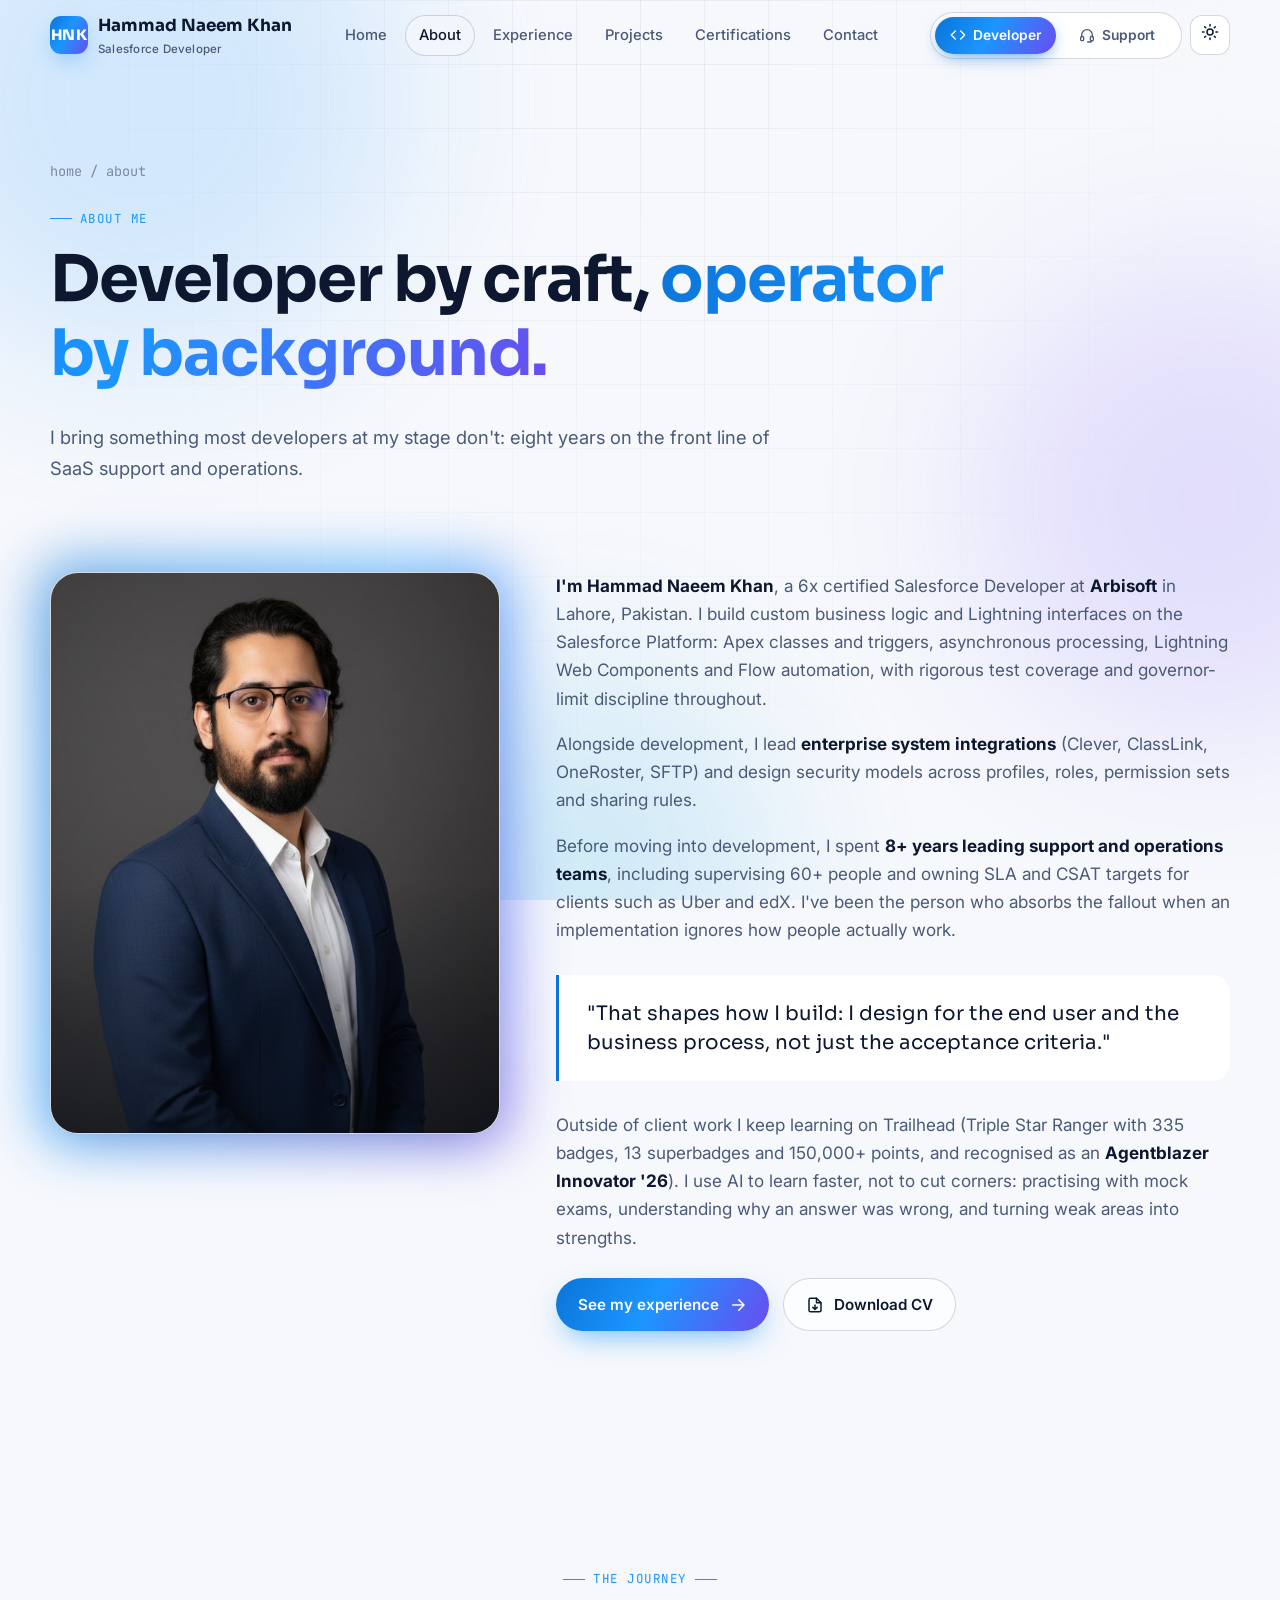
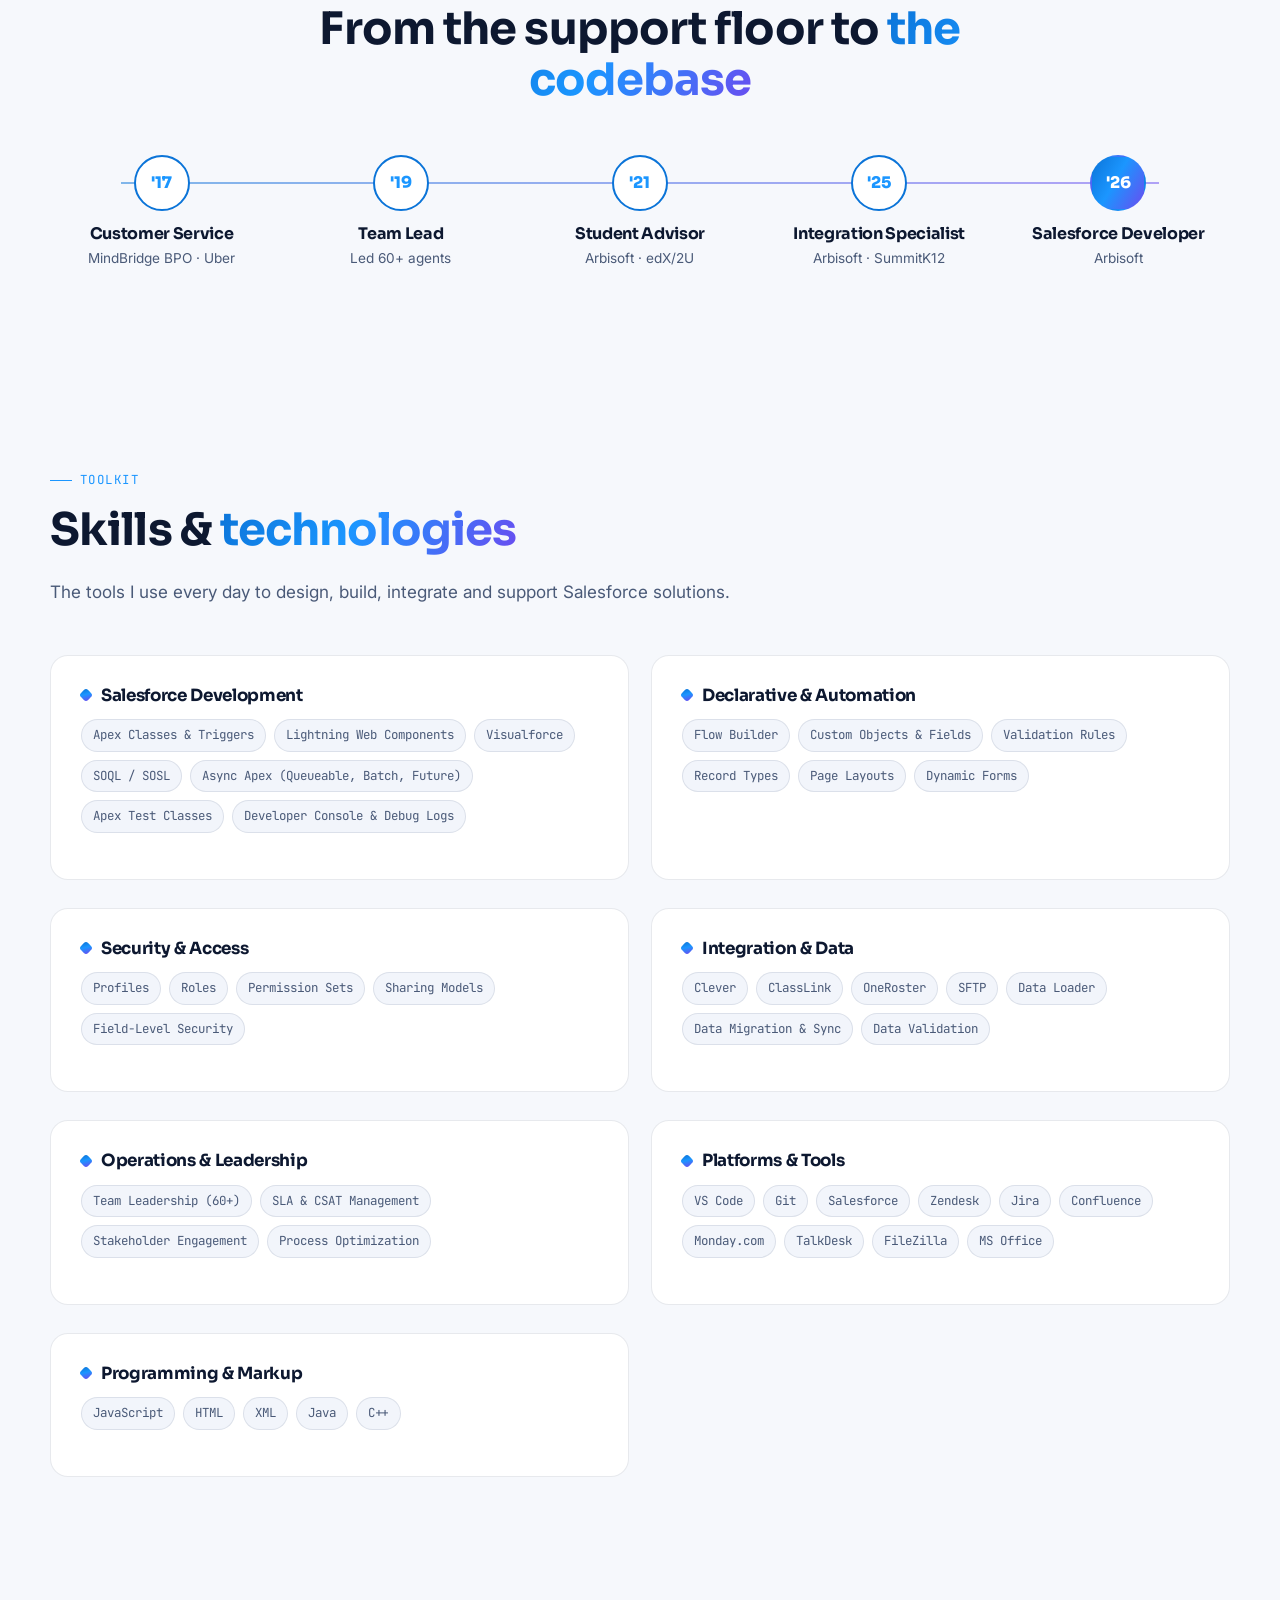
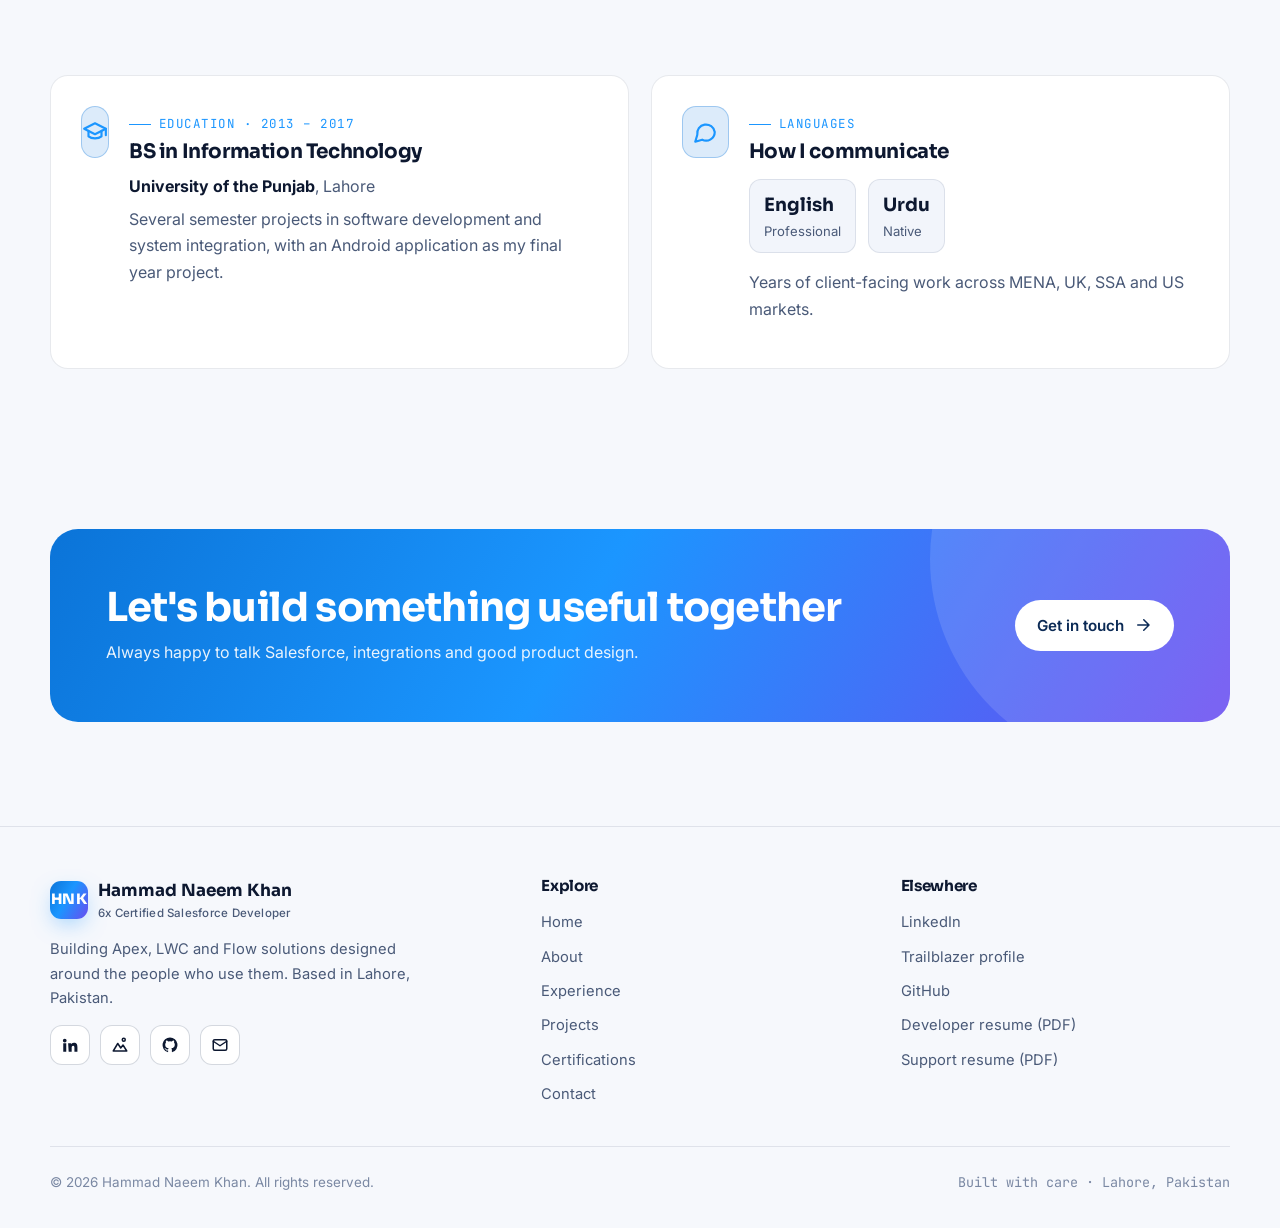
<file: about.html>
<!doctype html>
<html lang="en" data-theme="dark">
<head>
<meta charset="utf-8">
<meta name="viewport" content="width=device-width, initial-scale=1">
<title>About · Hammad Naeem Khan</title>
<meta name="description" content="About Hammad Naeem Khan: Salesforce Developer and customer support leader with 8+ years of SaaS and EdTech experience.">
<meta name="author" content="Hammad Naeem Khan">
<meta name="theme-color" content="#070b14">
<link rel="canonical" href="https://hammad18495.github.io/about.html">
<meta property="og:type" content="website">
<meta property="og:title" content="About · Hammad Naeem Khan">
<meta property="og:description" content="About Hammad Naeem Khan: Salesforce Developer and customer support leader with 8+ years of SaaS and EdTech experience.">
<meta property="og:url" content="https://hammad18495.github.io/about.html">
<meta property="og:image" content="https://hammad18495.github.io/assets/og.jpg">
<meta name="twitter:card" content="summary_large_image">
<link rel="icon" href="assets/favicon.svg" type="image/svg+xml">
<link rel="apple-touch-icon" href="assets/apple-touch-icon.png">
<script>try{var t=localStorage.getItem('theme');if(t)document.documentElement.dataset.theme=t;else if(matchMedia('(prefers-color-scheme: light)').matches)document.documentElement.dataset.theme='light'}catch(e){}
(function(){var d=document.documentElement,k='dev';try{var q=new URLSearchParams(location.search).get('track');if(q==='dev'||q==='support'){k=q;localStorage.setItem('track',q)}else if(localStorage.getItem('track')==='support')k='support'}catch(e){}d.dataset.track=k})();</script>
<link rel="preconnect" href="https://fonts.googleapis.com"><link rel="preconnect" href="https://fonts.gstatic.com" crossorigin>
<link href="https://fonts.googleapis.com/css2?family=Inter:wght@400;500;600;700&family=JetBrains+Mono:wght@400;500;600&family=Sora:wght@600;700;800&display=swap" rel="stylesheet">
<link rel="stylesheet" href="assets/style.css">

</head>
<body>
<a class="skip" href="#main">Skip to content</a>
<div class="progress" aria-hidden="true"></div>
<div class="bg-fx" aria-hidden="true"><div class="grid"></div><div class="blob b1"></div><div class="blob b2"></div><div class="blob b3"></div></div>
<header class="nav">
  <div class="container">
    <a href="index.html" class="logo" aria-label="Hammad Naeem Khan — home"><span class="logo-mark">HNK</span><span class="logo-text">Hammad Naeem Khan<small><span class="only-dev">Salesforce Developer</span><span class="only-support">Customer Support &amp; Success</span></small></span></a>
    <nav aria-label="Primary"><ul class="nav-links"><li><a href="index.html">Home</a></li><li><a href="about.html" class="active" aria-current="page">About</a></li><li><a href="experience.html">Experience</a></li><li><a href="projects.html">Projects</a></li><li><a href="certifications.html">Certifications</a></li><li><a href="contact.html">Contact</a></li></ul></nav>
    <div class="nav-actions">
      <div class="track-switch" role="radiogroup" aria-label="Show career track">
  <button type="button" role="radio" data-set-track="dev" aria-checked="true"><svg viewBox="0 0 24 24" fill="none" stroke="currentColor" stroke-width="2" stroke-linecap="round" stroke-linejoin="round" aria-hidden="true"><path d="M16 18l6-6-6-6M8 6l-6 6 6 6"/></svg><span class="ts-l">Developer</span><span class="ts-s">Dev</span></button>
  <button type="button" role="radio" data-set-track="support" aria-checked="false"><svg viewBox="0 0 24 24" fill="none" stroke="currentColor" stroke-width="2" stroke-linecap="round" stroke-linejoin="round" aria-hidden="true"><path d="M4 15v-3a8 8 0 0 1 16 0v3"/><rect x="2.5" y="14" width="4.5" height="6.5" rx="1.8"/><rect x="17" y="14" width="4.5" height="6.5" rx="1.8"/><path d="M19.2 20.5c0 1.4-1.6 2-3.7 2H13"/></svg><span class="ts-l">Support</span><span class="ts-s">Support</span></button>
  <i class="ts-pill" aria-hidden="true"></i>
</div>
      <a class="btn btn-primary btn-sm btn-resume hide-l only-dev" href="assets/Hammad-Naeem-Khan-CV.pdf" download><svg viewBox="0 0 24 24" fill="none" stroke="currentColor" stroke-width="2" stroke-linecap="round" stroke-linejoin="round" aria-hidden="true"><path d="M14 3H6a2 2 0 0 0-2 2v14a2 2 0 0 0 2 2h12a2 2 0 0 0 2-2V9z"/><path d="M14 3v6h6M12 12v6M9 15l3 3 3-3"/></svg><span class="rl">Resume</span></a><a class="btn btn-primary btn-sm btn-resume hide-l only-support" href="assets/Hammad-Naeem-Khan-Support-CV.pdf" download><svg viewBox="0 0 24 24" fill="none" stroke="currentColor" stroke-width="2" stroke-linecap="round" stroke-linejoin="round" aria-hidden="true"><path d="M14 3H6a2 2 0 0 0-2 2v14a2 2 0 0 0 2 2h12a2 2 0 0 0 2-2V9z"/><path d="M14 3v6h6M12 12v6M9 15l3 3 3-3"/></svg><span class="rl">Resume</span></a>
      <button class="icon-btn theme-toggle" aria-label="Toggle light and dark theme"><span class="moon"><svg viewBox="0 0 24 24" fill="none" stroke="currentColor" stroke-width="2" stroke-linecap="round" stroke-linejoin="round" aria-hidden="true"><path d="M21 12.8A9 9 0 1 1 11.2 3a7 7 0 0 0 9.8 9.8z"/></svg></span><span class="sun"><svg viewBox="0 0 24 24" fill="none" stroke="currentColor" stroke-width="2" stroke-linecap="round" stroke-linejoin="round" aria-hidden="true"><circle cx="12" cy="12" r="4"/><path d="M12 2v2M12 20v2M4.9 4.9l1.4 1.4M17.7 17.7l1.4 1.4M2 12h2M20 12h2M4.9 19.1l1.4-1.4M17.7 6.3l1.4-1.4"/></svg></span></button>
      <button class="icon-btn menu-btn" aria-label="Open menu" aria-expanded="false"><span></span><span></span><span></span></button>
    </div>
  </div>
</header>
<main id="main">
<section class="page-hero"><div class="container">
  <div class="crumbs reveal"><a href="index.html">home</a><span>/</span><span>about</span></div>
  <span class="eyebrow reveal d1">About me</span>
  <h1 class="reveal d2"><span class="only-dev">Developer by craft, <span class="grad-text">operator by background.</span></span><span class="only-support">Support professional <span class="grad-text">who can read the code.</span></span></h1>
  <div class="lead-wrap reveal d3"><p class="only-dev lead">I bring something most developers at my stage don't: eight years on the front line of SaaS support and operations.</p><p class="only-support lead">Eight years of frontline SaaS and EdTech support, and the technical depth of a 6x certified Salesforce professional.</p></div>
</div></section>
<section class="section" style="padding-top:30px"><div class="container about-grid">
  <div class="about-photo reveal reveal-l"><div class="portrait" style="width:100%"><div class="portrait-ring"></div><div class="portrait-frame"><img src="assets/hammad.jpg" alt="Hammad Naeem Khan" width="624" height="800" loading="lazy"></div></div></div>
  <div class="about-text">
<div class="only-dev about-copy">
    <p class="reveal"><strong>I'm Hammad Naeem Khan</strong>, a 6x certified Salesforce Developer at <strong>Arbisoft</strong> in Lahore, Pakistan. I build custom business logic and Lightning interfaces on the Salesforce Platform: Apex classes and triggers, asynchronous processing, Lightning Web Components and Flow automation, with rigorous test coverage and governor-limit discipline throughout.</p>
    <p class="reveal">Alongside development, I lead <strong>enterprise system integrations</strong> (Clever, ClassLink, OneRoster, SFTP) and design security models across profiles, roles, permission sets and sharing rules.</p>
    <p class="reveal">Before moving into development, I spent <strong>8+ years leading support and operations teams</strong>, including supervising 60+ people and owning SLA and CSAT targets for clients such as Uber and edX. I've been the person who absorbs the fallout when an implementation ignores how people actually work.</p>
    <blockquote class="quote reveal">"That shapes how I build: I design for the end user and the business process, not just the acceptance criteria."</blockquote>
    <p class="reveal">Outside of client work I keep learning on Trailhead (Triple Star Ranger with 335 badges, 13 superbadges and 150,000+ points, and recognised as an <strong>Agentblazer Innovator '26</strong>). I use AI to learn faster, not to cut corners: practising with mock exams, understanding why an answer was wrong, and turning weak areas into strengths.</p>
</div><div class="only-support about-copy">
    <p class="reveal"><strong>I'm Hammad Naeem Khan</strong>, a customer support and success professional with <strong>8+ years in SaaS and e-learning</strong>, based in Lahore, Pakistan. I've handled 1,000+ tickets a month, led a <strong>60+ agent team for Uber</strong>, and served as an escalation point for <strong>edX/2U</strong> learners.</p>
    <p class="reveal">I've consistently delivered a <strong>95% SLA and 4.5+ CSAT</strong> on complex, escalated cases across email and chat. Along the way I've onboarded and trained customers, designed SOPs, run QA and written knowledge-base content that whole teams relied on.</p>
    <p class="reveal">I'm also a <strong>6x Salesforce Certified</strong> professional and former integration specialist. I can read a debug log, reproduce a bug and explain it to engineering, which means customers get real answers faster.</p>
    <blockquote class="quote reveal">"I bridge customers, support and engineering, and I keep clients successful long after onboarding."</blockquote>
    <p class="reveal">I keep learning on Trailhead (Triple Star Ranger with 335 badges and 150,000+ points, and an <strong>Agentblazer Innovator '26</strong>), plus IBM's IT support certificates on edX and Zendesk reporting.</p>
</div>
    <div class="hero-ctas reveal" style="margin-top:26px"><a class="btn btn-primary" href="experience.html">See my experience <svg viewBox="0 0 24 24" fill="none" stroke="currentColor" stroke-width="2" stroke-linecap="round" stroke-linejoin="round" aria-hidden="true"><path d="M5 12h14M13 5l7 7-7 7"/></svg></a><a class="btn btn-ghost only-dev" href="assets/Hammad-Naeem-Khan-CV.pdf" download><svg viewBox="0 0 24 24" fill="none" stroke="currentColor" stroke-width="2" stroke-linecap="round" stroke-linejoin="round" aria-hidden="true"><path d="M14 3H6a2 2 0 0 0-2 2v14a2 2 0 0 0 2 2h12a2 2 0 0 0 2-2V9z"/><path d="M14 3v6h6M12 12v6M9 15l3 3 3-3"/></svg>Download CV</a><a class="btn btn-ghost only-support" href="assets/Hammad-Naeem-Khan-Support-CV.pdf" download><svg viewBox="0 0 24 24" fill="none" stroke="currentColor" stroke-width="2" stroke-linecap="round" stroke-linejoin="round" aria-hidden="true"><path d="M14 3H6a2 2 0 0 0-2 2v14a2 2 0 0 0 2 2h12a2 2 0 0 0 2-2V9z"/><path d="M14 3v6h6M12 12v6M9 15l3 3 3-3"/></svg>Download CV</a></div>
  </div>
</div></section>

<section class="section"><div class="container">
  <div class="section-head reveal center"><span class="eyebrow">The journey</span><h2>From the support floor to <span class="grad-text">the codebase</span></h2></div>
  <div class="journey j5"><div class="j-step reveal d1"><div class="j-dot">'17</div><h4>Customer Service</h4><p>MindBridge BPO · Uber</p></div><div class="j-step reveal d2"><div class="j-dot">'19</div><h4>Team Lead</h4><p>Led 60+ agents</p></div><div class="j-step reveal d3"><div class="j-dot">'21</div><h4>Student Advisor</h4><p>Arbisoft · edX/2U</p></div><div class="j-step reveal d4"><div class="j-dot">'25</div><h4>Integration Specialist</h4><p>Arbisoft · SummitK12</p></div><div class="j-step reveal d5 now"><div class="j-dot">'26</div><h4>Salesforce Developer</h4><p>Arbisoft</p></div></div>
</div></section>

<section class="section"><div class="container">
  <div class="section-head reveal"><span class="eyebrow">Toolkit</span><h2>Skills &amp; <span class="grad-text">technologies</span></h2><p><span class="only-dev">The tools I use every day to design, build, integrate and support Salesforce solutions.</span><span class="only-support">The skills and tools behind fast resolutions, healthy SLAs and happy customers.</span></p></div>
  <div class="only-dev grid-2"><div class="card skill-group reveal d1"><h3><i></i>Salesforce Development</h3><ul class="chips"><li class=chip>Apex Classes &amp; Triggers</li><li class=chip>Lightning Web Components</li><li class=chip>Visualforce</li><li class=chip>SOQL / SOSL</li><li class=chip>Async Apex (Queueable, Batch, Future)</li><li class=chip>Apex Test Classes</li><li class=chip>Developer Console &amp; Debug Logs</li></ul></div><div class="card skill-group reveal d2"><h3><i></i>Declarative &amp; Automation</h3><ul class="chips"><li class=chip>Flow Builder</li><li class=chip>Custom Objects &amp; Fields</li><li class=chip>Validation Rules</li><li class=chip>Record Types</li><li class=chip>Page Layouts</li><li class=chip>Dynamic Forms</li></ul></div><div class="card skill-group reveal d3"><h3><i></i>Security &amp; Access</h3><ul class="chips"><li class=chip>Profiles</li><li class=chip>Roles</li><li class=chip>Permission Sets</li><li class=chip>Sharing Models</li><li class=chip>Field-Level Security</li></ul></div><div class="card skill-group reveal d1"><h3><i></i>Integration &amp; Data</h3><ul class="chips"><li class=chip>Clever</li><li class=chip>ClassLink</li><li class=chip>OneRoster</li><li class=chip>SFTP</li><li class=chip>Data Loader</li><li class=chip>Data Migration &amp; Sync</li><li class=chip>Data Validation</li></ul></div><div class="card skill-group reveal d2"><h3><i></i>Operations &amp; Leadership</h3><ul class="chips"><li class=chip>Team Leadership (60+)</li><li class=chip>SLA &amp; CSAT Management</li><li class=chip>Stakeholder Engagement</li><li class=chip>Process Optimization</li></ul></div><div class="card skill-group reveal d3"><h3><i></i>Platforms &amp; Tools</h3><ul class="chips"><li class=chip>VS Code</li><li class=chip>Git</li><li class=chip>Salesforce</li><li class=chip>Zendesk</li><li class=chip>Jira</li><li class=chip>Confluence</li><li class=chip>Monday.com</li><li class=chip>TalkDesk</li><li class=chip>FileZilla</li><li class=chip>MS Office</li></ul></div><div class="card skill-group reveal d1"><h3><i></i>Programming &amp; Markup</h3><ul class="chips"><li class=chip>JavaScript</li><li class=chip>HTML</li><li class=chip>XML</li><li class=chip>Java</li><li class=chip>C++</li></ul></div></div><div class="only-support grid-2"><div class="card skill-group reveal d1"><h3><i></i>Customer Support &amp; Success</h3><ul class="chips"><li class=chip>Escalation Management</li><li class=chip>Complex Case Resolution</li><li class=chip>Customer Onboarding &amp; Training</li><li class=chip>Omnichannel Support (Email, Chat)</li><li class=chip>Customer Retention</li><li class=chip>Stakeholder Communication</li></ul></div><div class="card skill-group reveal d2"><h3><i></i>Operations &amp; Team Leadership</h3><ul class="chips"><li class=chip>Team Leadership (60+ agents)</li><li class=chip>SLA &amp; CSAT Management</li><li class=chip>Quality Assurance</li><li class=chip>Performance Reporting</li><li class=chip>SOP Design</li><li class=chip>Coaching &amp; Mentoring</li><li class=chip>Scheduling &amp; Shrinkage Control</li></ul></div><div class="card skill-group reveal d3"><h3><i></i>Technical Troubleshooting</h3><ul class="chips"><li class=chip>Root-Cause Analysis</li><li class=chip>Bug Reproduction</li><li class=chip>Engineering Escalation</li><li class=chip>SIS/LMS Rostering (Clever, ClassLink, OneRoster)</li><li class=chip>SFTP</li><li class=chip>Data Validation</li><li class=chip>Salesforce Administration</li></ul></div><div class="card skill-group reveal d1"><h3><i></i>Tools &amp; Platforms</h3><ul class="chips"><li class=chip>Salesforce</li><li class=chip>Zendesk</li><li class=chip>TalkDesk</li><li class=chip>Jira</li><li class=chip>Confluence</li><li class=chip>Monday.com</li><li class=chip>Google Workspace</li><li class=chip>Canvas</li><li class=chip>Schoology</li><li class=chip>FileZilla</li><li class=chip>MS Office</li></ul></div></div>
</div></section>

<section class="section"><div class="container grid-2">
  <div class="card reveal d1"><div class="edu"><div class="card-icon"><svg viewBox="0 0 24 24" fill="none" stroke="currentColor" stroke-width="2" stroke-linecap="round" stroke-linejoin="round" aria-hidden="true"><path d="M2 9l10-5 10 5-10 5z"/><path d="M6 11v5c3 2.5 9 2.5 12 0v-5M22 9v6"/></svg></div><div><div class="eyebrow" style="margin-bottom:6px">Education · 2013 – 2017</div><h3>BS in Information Technology</h3><p style="margin-bottom:6px"><b style="color:var(--text)">University of the Punjab</b>, Lahore</p><p>Several semester projects in software development and system integration, with an Android application as my final year project.</p></div></div></div>
  <div class="card reveal d2"><div class="edu"><div class="card-icon"><svg viewBox="0 0 24 24" fill="none" stroke="currentColor" stroke-width="2" stroke-linecap="round" stroke-linejoin="round" aria-hidden="true"><path d="M21 12a8 8 0 0 1-11.6 7.1L3 21l1.9-6.4A8 8 0 1 1 21 12z"/></svg></div><div><div class="eyebrow" style="margin-bottom:6px">Languages</div><h3>How I communicate</h3>
    <div class="kpis"><div class="kpi"><b>English</b>Professional</div><div class="kpi"><b>Urdu</b>Native</div></div>
    <p style="margin-top:16px">Years of client-facing work across MENA, UK, SSA and US markets.</p></div></div></div>
</div></section>
<section class="section-tight"><div class="container"><div class="cta-band reveal">
  <div><h2><span class="only-dev">Let's build something useful together</span><span class="only-support">Let's make your customers' day better</span></h2><p><span class="only-dev">Always happy to talk Salesforce, integrations and good product design.</span><span class="only-support">Always happy to talk support operations, escalations and customer success.</span></p></div>
  <a class="btn" href="contact.html">Get in touch <svg viewBox="0 0 24 24" fill="none" stroke="currentColor" stroke-width="2" stroke-linecap="round" stroke-linejoin="round" aria-hidden="true"><path d="M5 12h14M13 5l7 7-7 7"/></svg></a>
</div></div></section>
</main>
<footer class="footer">
  <div class="container">
    <div class="footer-grid">
      <div>
        <a href="index.html" class="logo"><span class="logo-mark">HNK</span><span>Hammad Naeem Khan<small><span class="only-dev">6x Certified Salesforce Developer</span><span class="only-support">Customer Support &amp; Success Specialist</span></small></span></a>
        <p style="margin-top:14px"><span class="only-dev">Building Apex, LWC and Flow solutions designed around the people who use them. Based in Lahore, Pakistan.</span><span class="only-support">Resolving escalations, onboarding customers and leading support teams for 8+ years. Based in Lahore, Pakistan.</span></p>
        <div class="socials">
          <a class="icon-btn" href="https://www.linkedin.com/in/hammad18495/" target="_blank" rel="noopener" aria-label="LinkedIn"><svg viewBox="0 0 24 24" fill="currentColor" aria-hidden="true"><path d="M4.98 3.5a2.5 2.5 0 1 1 0 5 2.5 2.5 0 0 1 0-5zM3 9.5h4V21H3zM9.5 9.5h3.8v1.6h.06c.53-1 1.83-2.06 3.77-2.06 4.03 0 4.77 2.65 4.77 6.1V21h-4v-5.1c0-1.22-.02-2.8-1.7-2.8-1.71 0-1.97 1.33-1.97 2.7V21h-4z"/></svg></a>
          <a class="icon-btn" href="https://www.salesforce.com/trailblazer/hammad18495" target="_blank" rel="noopener" aria-label="Trailhead profile"><svg viewBox="0 0 24 24" fill="none" stroke="currentColor" stroke-width="2" stroke-linecap="round" stroke-linejoin="round" aria-hidden="true"><path d="M3 20l6-10 4 6 3-4 5 8z"/><circle cx="17" cy="5" r="2"/></svg></a>
          <a class="icon-btn" href="https://github.com/hammad18495" target="_blank" rel="noopener" aria-label="GitHub"><svg viewBox="0 0 24 24" fill="currentColor" aria-hidden="true"><path d="M12 2a10 10 0 0 0-3.16 19.49c.5.09.68-.22.68-.48v-1.7c-2.78.6-3.37-1.34-3.37-1.34-.45-1.16-1.11-1.47-1.11-1.47-.9-.62.07-.6.07-.6 1 .07 1.53 1.03 1.53 1.03.9 1.52 2.34 1.08 2.91.83.09-.65.35-1.08.63-1.33-2.22-.25-4.55-1.11-4.55-4.94 0-1.09.39-1.98 1.03-2.68-.1-.25-.45-1.27.1-2.65 0 0 .84-.27 2.75 1.02a9.6 9.6 0 0 1 5 0c1.91-1.29 2.75-1.02 2.75-1.02.55 1.38.2 2.4.1 2.65.64.7 1.03 1.59 1.03 2.68 0 3.84-2.34 4.68-4.57 4.93.36.31.68.92.68 1.85v2.74c0 .27.18.58.69.48A10 10 0 0 0 12 2z"/></svg></a>
          <a class="icon-btn" href="mailto:hammad18495@gmail.com" aria-label="Email"><svg viewBox="0 0 24 24" fill="none" stroke="currentColor" stroke-width="2" stroke-linecap="round" stroke-linejoin="round" aria-hidden="true"><rect x="3" y="5" width="18" height="14" rx="2"/><path d="M3 7l9 6 9-6"/></svg></a>
        </div>
      </div>
      <div><h4>Explore</h4><ul><li><a href="index.html">Home</a></li><li><a href="about.html">About</a></li><li><a href="experience.html">Experience</a></li><li><a href="projects.html">Projects</a></li><li><a href="certifications.html">Certifications</a></li><li><a href="contact.html">Contact</a></li></ul></div>
      <div><h4>Elsewhere</h4><ul>
        <li><a href="https://www.linkedin.com/in/hammad18495/" target="_blank" rel="noopener">LinkedIn</a></li>
        <li><a href="https://www.salesforce.com/trailblazer/hammad18495" target="_blank" rel="noopener">Trailblazer profile</a></li>
        <li><a href="https://github.com/hammad18495" target="_blank" rel="noopener">GitHub</a></li>
        <li><a href="assets/Hammad-Naeem-Khan-CV.pdf" download>Developer resume (PDF)</a></li>
        <li><a href="assets/Hammad-Naeem-Khan-Support-CV.pdf" download>Support resume (PDF)</a></li>
      </ul></div>
    </div>
    <div class="footer-bottom"><span>© <span class="year">2026</span> Hammad Naeem Khan. All rights reserved.</span><span class="mono">Built with care · Lahore, Pakistan</span></div>
  </div>
</footer>
<button class="icon-btn to-top" aria-label="Back to top"><svg viewBox="0 0 24 24" fill="none" stroke="currentColor" stroke-width="2" stroke-linecap="round" stroke-linejoin="round" aria-hidden="true"><path d="M12 19V5M5 12l7-7 7 7"/></svg></button>
<script src="assets/main.js" defer></script>
</body>
</html>
</file>
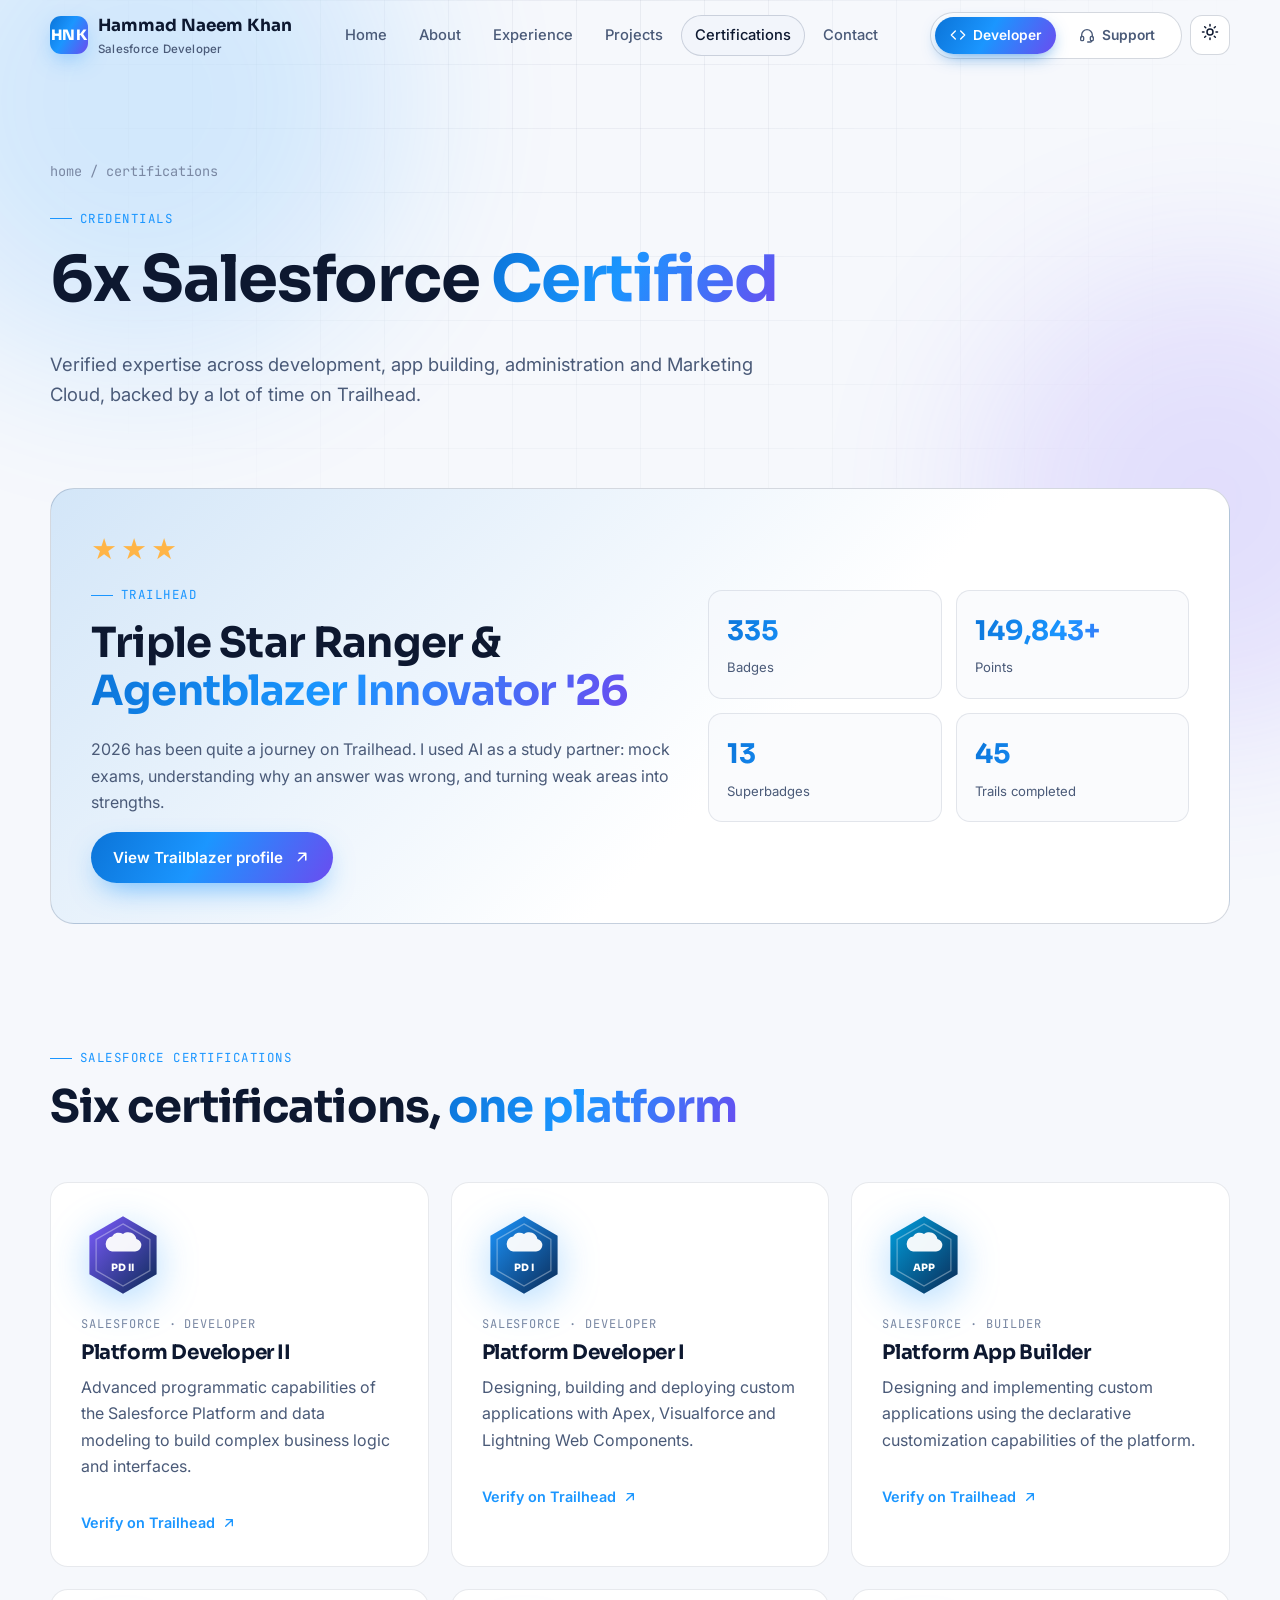
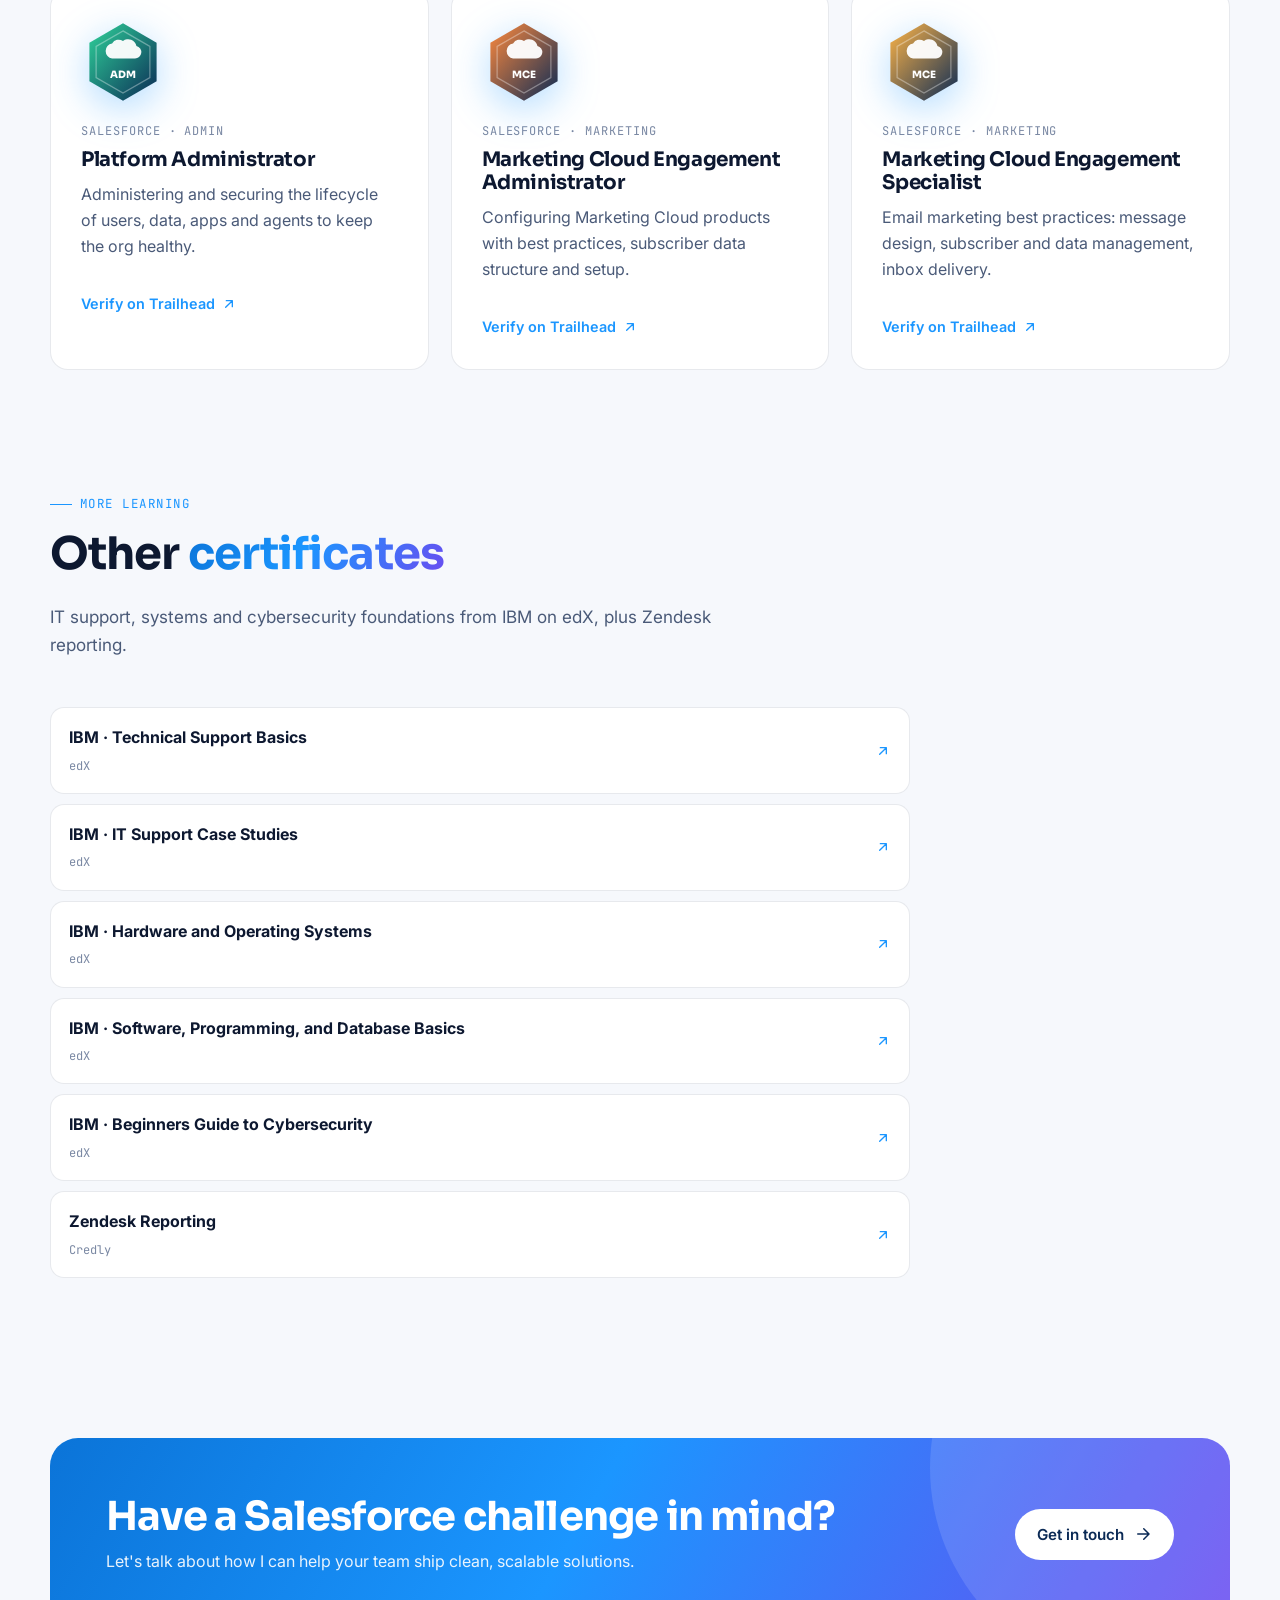
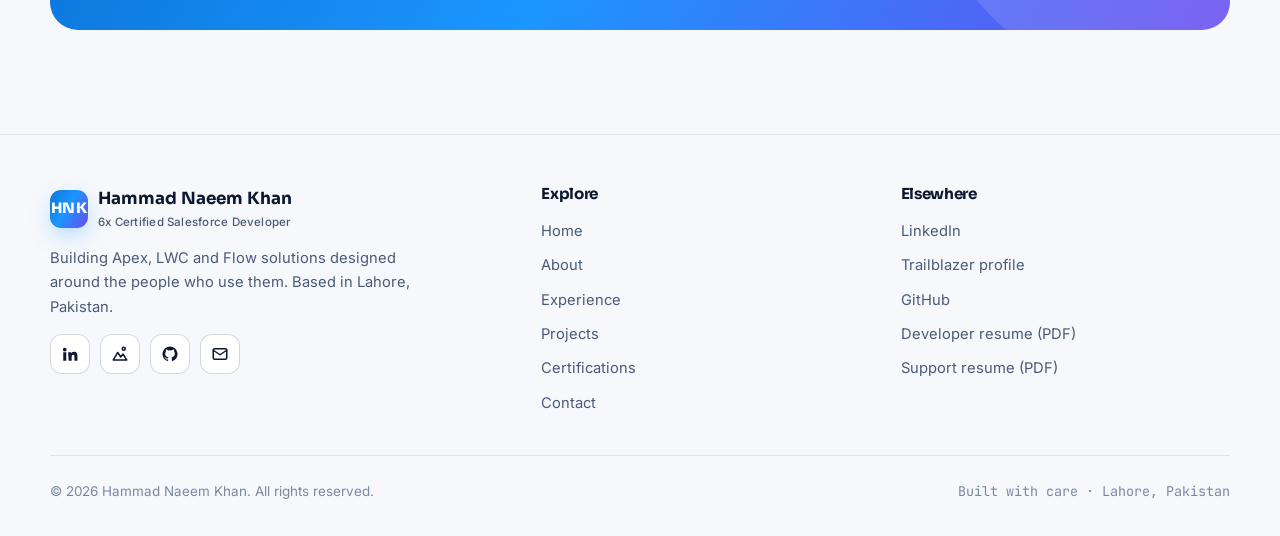
<file: certifications.html>
<!doctype html>
<html lang="en" data-theme="dark">
<head>
<meta charset="utf-8">
<meta name="viewport" content="width=device-width, initial-scale=1">
<title>Certifications · Hammad Naeem Khan</title>
<meta name="description" content="Hammad Naeem Khan&#x27;s Salesforce certifications: Platform Developer I &amp; II, App Builder, Administrator, Marketing Cloud Engagement Admin &amp; Specialist.">
<meta name="author" content="Hammad Naeem Khan">
<meta name="theme-color" content="#070b14">
<link rel="canonical" href="https://hammad18495.github.io/certifications.html">
<meta property="og:type" content="website">
<meta property="og:title" content="Certifications · Hammad Naeem Khan">
<meta property="og:description" content="Hammad Naeem Khan&#x27;s Salesforce certifications: Platform Developer I &amp; II, App Builder, Administrator, Marketing Cloud Engagement Admin &amp; Specialist.">
<meta property="og:url" content="https://hammad18495.github.io/certifications.html">
<meta property="og:image" content="https://hammad18495.github.io/assets/og.jpg">
<meta name="twitter:card" content="summary_large_image">
<link rel="icon" href="assets/favicon.svg" type="image/svg+xml">
<link rel="apple-touch-icon" href="assets/apple-touch-icon.png">
<script>try{var t=localStorage.getItem('theme');if(t)document.documentElement.dataset.theme=t;else if(matchMedia('(prefers-color-scheme: light)').matches)document.documentElement.dataset.theme='light'}catch(e){}
(function(){var d=document.documentElement,k='dev';try{var q=new URLSearchParams(location.search).get('track');if(q==='dev'||q==='support'){k=q;localStorage.setItem('track',q)}else if(localStorage.getItem('track')==='support')k='support'}catch(e){}d.dataset.track=k})();</script>
<link rel="preconnect" href="https://fonts.googleapis.com"><link rel="preconnect" href="https://fonts.gstatic.com" crossorigin>
<link href="https://fonts.googleapis.com/css2?family=Inter:wght@400;500;600;700&family=JetBrains+Mono:wght@400;500;600&family=Sora:wght@600;700;800&display=swap" rel="stylesheet">
<link rel="stylesheet" href="assets/style.css">

</head>
<body>
<a class="skip" href="#main">Skip to content</a>
<div class="progress" aria-hidden="true"></div>
<div class="bg-fx" aria-hidden="true"><div class="grid"></div><div class="blob b1"></div><div class="blob b2"></div><div class="blob b3"></div></div>
<header class="nav">
  <div class="container">
    <a href="index.html" class="logo" aria-label="Hammad Naeem Khan — home"><span class="logo-mark">HNK</span><span class="logo-text">Hammad Naeem Khan<small><span class="only-dev">Salesforce Developer</span><span class="only-support">Customer Support &amp; Success</span></small></span></a>
    <nav aria-label="Primary"><ul class="nav-links"><li><a href="index.html">Home</a></li><li><a href="about.html">About</a></li><li><a href="experience.html">Experience</a></li><li><a href="projects.html">Projects</a></li><li><a href="certifications.html" class="active" aria-current="page">Certifications</a></li><li><a href="contact.html">Contact</a></li></ul></nav>
    <div class="nav-actions">
      <div class="track-switch" role="radiogroup" aria-label="Show career track">
  <button type="button" role="radio" data-set-track="dev" aria-checked="true"><svg viewBox="0 0 24 24" fill="none" stroke="currentColor" stroke-width="2" stroke-linecap="round" stroke-linejoin="round" aria-hidden="true"><path d="M16 18l6-6-6-6M8 6l-6 6 6 6"/></svg><span class="ts-l">Developer</span><span class="ts-s">Dev</span></button>
  <button type="button" role="radio" data-set-track="support" aria-checked="false"><svg viewBox="0 0 24 24" fill="none" stroke="currentColor" stroke-width="2" stroke-linecap="round" stroke-linejoin="round" aria-hidden="true"><path d="M4 15v-3a8 8 0 0 1 16 0v3"/><rect x="2.5" y="14" width="4.5" height="6.5" rx="1.8"/><rect x="17" y="14" width="4.5" height="6.5" rx="1.8"/><path d="M19.2 20.5c0 1.4-1.6 2-3.7 2H13"/></svg><span class="ts-l">Support</span><span class="ts-s">Support</span></button>
  <i class="ts-pill" aria-hidden="true"></i>
</div>
      <a class="btn btn-primary btn-sm btn-resume hide-l only-dev" href="assets/Hammad-Naeem-Khan-CV.pdf" download><svg viewBox="0 0 24 24" fill="none" stroke="currentColor" stroke-width="2" stroke-linecap="round" stroke-linejoin="round" aria-hidden="true"><path d="M14 3H6a2 2 0 0 0-2 2v14a2 2 0 0 0 2 2h12a2 2 0 0 0 2-2V9z"/><path d="M14 3v6h6M12 12v6M9 15l3 3 3-3"/></svg><span class="rl">Resume</span></a><a class="btn btn-primary btn-sm btn-resume hide-l only-support" href="assets/Hammad-Naeem-Khan-Support-CV.pdf" download><svg viewBox="0 0 24 24" fill="none" stroke="currentColor" stroke-width="2" stroke-linecap="round" stroke-linejoin="round" aria-hidden="true"><path d="M14 3H6a2 2 0 0 0-2 2v14a2 2 0 0 0 2 2h12a2 2 0 0 0 2-2V9z"/><path d="M14 3v6h6M12 12v6M9 15l3 3 3-3"/></svg><span class="rl">Resume</span></a>
      <button class="icon-btn theme-toggle" aria-label="Toggle light and dark theme"><span class="moon"><svg viewBox="0 0 24 24" fill="none" stroke="currentColor" stroke-width="2" stroke-linecap="round" stroke-linejoin="round" aria-hidden="true"><path d="M21 12.8A9 9 0 1 1 11.2 3a7 7 0 0 0 9.8 9.8z"/></svg></span><span class="sun"><svg viewBox="0 0 24 24" fill="none" stroke="currentColor" stroke-width="2" stroke-linecap="round" stroke-linejoin="round" aria-hidden="true"><circle cx="12" cy="12" r="4"/><path d="M12 2v2M12 20v2M4.9 4.9l1.4 1.4M17.7 17.7l1.4 1.4M2 12h2M20 12h2M4.9 19.1l1.4-1.4M17.7 6.3l1.4-1.4"/></svg></span></button>
      <button class="icon-btn menu-btn" aria-label="Open menu" aria-expanded="false"><span></span><span></span><span></span></button>
    </div>
  </div>
</header>
<main id="main">
<section class="page-hero"><div class="container">
  <div class="crumbs reveal"><a href="index.html">home</a><span>/</span><span>certifications</span></div>
  <span class="eyebrow reveal d1">Credentials</span>
  <h1 class="reveal d2"><span class="only-dev">6x Salesforce <span class="grad-text">Certified</span></span><span class="only-support">Certified in support, <span class="grad-text">and in Salesforce</span></span></h1>
  <div class="lead-wrap reveal d3"><p class="only-dev lead">Verified expertise across development, app building, administration and Marketing Cloud, backed by a lot of time on Trailhead.</p><p class="only-support lead">IT support and Zendesk credentials, plus six Salesforce certifications that let me troubleshoot alongside engineering.</p></div>
</div></section><section class="section only-support" style="padding-top:20px"><div class="container"><div style="max-width:860px">
  <div class="section-head reveal"><span class="eyebrow">More learning</span><h2>Support &amp; IT <span class="grad-text">certificates</span></h2><p>Technical support, IT case studies, systems and cybersecurity from IBM on edX, plus Zendesk reporting.</p></div>
  <ul class="list-links"><li class="reveal d1"><a href="https://courses.edx.org/certificates/50c1b8c67eab4cf28e7dfbda400c34dc" target="_blank" rel="noopener"><span><b>IBM · Technical Support Basics</b><br><small>edX</small></span><svg viewBox="0 0 24 24" fill="none" stroke="currentColor" stroke-width="2" stroke-linecap="round" stroke-linejoin="round" aria-hidden="true"><path d="M7 17L17 7M8 7h9v9"/></svg></a></li><li class="reveal d2"><a href="https://courses.edx.org/certificates/54016d6874864bc98fbca4d7d5779916" target="_blank" rel="noopener"><span><b>IBM · IT Support Case Studies</b><br><small>edX</small></span><svg viewBox="0 0 24 24" fill="none" stroke="currentColor" stroke-width="2" stroke-linecap="round" stroke-linejoin="round" aria-hidden="true"><path d="M7 17L17 7M8 7h9v9"/></svg></a></li><li class="reveal d3"><a href="https://courses.edx.org/certificates/5cbfa596f3ed4aa6a9d8a6f5d90f9694" target="_blank" rel="noopener"><span><b>IBM · Hardware and Operating Systems</b><br><small>edX</small></span><svg viewBox="0 0 24 24" fill="none" stroke="currentColor" stroke-width="2" stroke-linecap="round" stroke-linejoin="round" aria-hidden="true"><path d="M7 17L17 7M8 7h9v9"/></svg></a></li><li class="reveal d4"><a href="https://courses.edx.org/certificates/a449d788e667477786f0e5ec97b02474" target="_blank" rel="noopener"><span><b>IBM · Software, Programming, and Database Basics</b><br><small>edX</small></span><svg viewBox="0 0 24 24" fill="none" stroke="currentColor" stroke-width="2" stroke-linecap="round" stroke-linejoin="round" aria-hidden="true"><path d="M7 17L17 7M8 7h9v9"/></svg></a></li><li class="reveal d1"><a href="https://courses.edx.org/certificates/d41abea762a54e2a81ccbfe8495019f3" target="_blank" rel="noopener"><span><b>IBM · Beginners Guide to Cybersecurity</b><br><small>edX</small></span><svg viewBox="0 0 24 24" fill="none" stroke="currentColor" stroke-width="2" stroke-linecap="round" stroke-linejoin="round" aria-hidden="true"><path d="M7 17L17 7M8 7h9v9"/></svg></a></li><li class="reveal d2"><a href="https://www.credly.com/badges/9b13c9e3-c28b-4dce-be91-c04fece178d9/public_url" target="_blank" rel="noopener"><span><b>Zendesk Reporting</b><br><small>Credly</small></span><svg viewBox="0 0 24 24" fill="none" stroke="currentColor" stroke-width="2" stroke-linecap="round" stroke-linejoin="round" aria-hidden="true"><path d="M7 17L17 7M8 7h9v9"/></svg></a></li></ul>
</div></div></section>
<section class="section" style="padding-top:20px"><div class="container">
  <div class="trail reveal">
    <div><div class="stars">★★★</div><span class="eyebrow">Trailhead</span><h2 style="font-size:clamp(1.8rem,3.4vw,2.6rem)">Triple Star Ranger &amp; <span class="grad-text">Agentblazer Innovator '26</span></h2>
      <p style="color:var(--muted)">2026 has been quite a journey on Trailhead. I used AI as a study partner: mock exams, understanding why an answer was wrong, and turning weak areas into strengths.</p>
      <a class="btn btn-primary" href="https://www.salesforce.com/trailblazer/hammad18495" target="_blank" rel="noopener">View Trailblazer profile <svg viewBox="0 0 24 24" fill="none" stroke="currentColor" stroke-width="2" stroke-linecap="round" stroke-linejoin="round" aria-hidden="true"><path d="M7 17L17 7M8 7h9v9"/></svg></a></div>
    <div class="trail-stats">
      <div><b class="grad-text" data-count="335">0</b><span>Badges</span></div>
      <div><b class="grad-text" data-count="150000" data-suffix="+">0</b><span>Points</span></div>
      <div><b class="grad-text" data-count="13">0</b><span>Superbadges</span></div>
      <div><b class="grad-text" data-count="45">0</b><span>Trails completed</span></div>
    </div>
  </div>
</div></section>
<section class="section" style="padding-top:20px"><div class="container">
  <div class="section-head reveal"><span class="eyebrow">Salesforce certifications</span><h2>Six certifications, <span class="grad-text">one platform</span></h2></div>
  <div class="grid-3"><article class="card cert reveal d1"><div class="cert-badge"><svg viewBox="0 0 100 100" aria-hidden="true"><defs><linearGradient id="g0" x1="0" y1="0" x2="1" y2="1"><stop offset="0" stop-color="#7c5cff"/><stop offset="1" stop-color="#0b2a55"/></linearGradient></defs>
<path d="M50 4l40 23v46L50 96 10 73V27z" fill="url(#g0)"/><path d="M50 13l32 18.5v37L50 87 18 68.5v-37z" fill="none" stroke="rgba(255,255,255,.35)" stroke-width="1.5"/>
<path d="M37 30a9 9 0 0 1 13-3 10 10 0 0 1 16 6 7.5 7.5 0 0 1-2 14.8H37a9 9 0 0 1 0-17.8z" fill="#fff" opacity=".95" transform="translate(0,-2)"/>
<text x="50" y="69" text-anchor="middle" font-family="Sora,Inter,sans-serif" font-weight="800" font-size="12" fill="#fff">PD II</text></svg></div><div class="meta">Salesforce · Developer</div><h3>Platform Developer II</h3><p>Advanced programmatic capabilities of the Salesforce Platform and data modeling to build complex business logic and interfaces.</p><a class="proj-link" href="https://www.salesforce.com/trailblazer/hammad18495" target="_blank" rel="noopener">Verify on Trailhead <svg viewBox="0 0 24 24" fill="none" stroke="currentColor" stroke-width="2" stroke-linecap="round" stroke-linejoin="round" aria-hidden="true"><path d="M7 17L17 7M8 7h9v9"/></svg></a></article><article class="card cert reveal d2"><div class="cert-badge"><svg viewBox="0 0 100 100" aria-hidden="true"><defs><linearGradient id="g1" x1="0" y1="0" x2="1" y2="1"><stop offset="0" stop-color="#1b96ff"/><stop offset="1" stop-color="#0b2a55"/></linearGradient></defs>
<path d="M50 4l40 23v46L50 96 10 73V27z" fill="url(#g1)"/><path d="M50 13l32 18.5v37L50 87 18 68.5v-37z" fill="none" stroke="rgba(255,255,255,.35)" stroke-width="1.5"/>
<path d="M37 30a9 9 0 0 1 13-3 10 10 0 0 1 16 6 7.5 7.5 0 0 1-2 14.8H37a9 9 0 0 1 0-17.8z" fill="#fff" opacity=".95" transform="translate(0,-2)"/>
<text x="50" y="69" text-anchor="middle" font-family="Sora,Inter,sans-serif" font-weight="800" font-size="12" fill="#fff">PD I</text></svg></div><div class="meta">Salesforce · Developer</div><h3>Platform Developer I</h3><p>Designing, building and deploying custom applications with Apex, Visualforce and Lightning Web Components.</p><a class="proj-link" href="https://www.salesforce.com/trailblazer/hammad18495" target="_blank" rel="noopener">Verify on Trailhead <svg viewBox="0 0 24 24" fill="none" stroke="currentColor" stroke-width="2" stroke-linecap="round" stroke-linejoin="round" aria-hidden="true"><path d="M7 17L17 7M8 7h9v9"/></svg></a></article><article class="card cert reveal d3"><div class="cert-badge"><svg viewBox="0 0 100 100" aria-hidden="true"><defs><linearGradient id="g2" x1="0" y1="0" x2="1" y2="1"><stop offset="0" stop-color="#00a1e0"/><stop offset="1" stop-color="#0b2a55"/></linearGradient></defs>
<path d="M50 4l40 23v46L50 96 10 73V27z" fill="url(#g2)"/><path d="M50 13l32 18.5v37L50 87 18 68.5v-37z" fill="none" stroke="rgba(255,255,255,.35)" stroke-width="1.5"/>
<path d="M37 30a9 9 0 0 1 13-3 10 10 0 0 1 16 6 7.5 7.5 0 0 1-2 14.8H37a9 9 0 0 1 0-17.8z" fill="#fff" opacity=".95" transform="translate(0,-2)"/>
<text x="50" y="69" text-anchor="middle" font-family="Sora,Inter,sans-serif" font-weight="800" font-size="12" fill="#fff">APP</text></svg></div><div class="meta">Salesforce · Builder</div><h3>Platform App Builder</h3><p>Designing and implementing custom applications using the declarative customization capabilities of the platform.</p><a class="proj-link" href="https://www.salesforce.com/trailblazer/hammad18495" target="_blank" rel="noopener">Verify on Trailhead <svg viewBox="0 0 24 24" fill="none" stroke="currentColor" stroke-width="2" stroke-linecap="round" stroke-linejoin="round" aria-hidden="true"><path d="M7 17L17 7M8 7h9v9"/></svg></a></article><article class="card cert reveal d1"><div class="cert-badge"><svg viewBox="0 0 100 100" aria-hidden="true"><defs><linearGradient id="g3" x1="0" y1="0" x2="1" y2="1"><stop offset="0" stop-color="#2fd39a"/><stop offset="1" stop-color="#0b2a55"/></linearGradient></defs>
<path d="M50 4l40 23v46L50 96 10 73V27z" fill="url(#g3)"/><path d="M50 13l32 18.5v37L50 87 18 68.5v-37z" fill="none" stroke="rgba(255,255,255,.35)" stroke-width="1.5"/>
<path d="M37 30a9 9 0 0 1 13-3 10 10 0 0 1 16 6 7.5 7.5 0 0 1-2 14.8H37a9 9 0 0 1 0-17.8z" fill="#fff" opacity=".95" transform="translate(0,-2)"/>
<text x="50" y="69" text-anchor="middle" font-family="Sora,Inter,sans-serif" font-weight="800" font-size="12" fill="#fff">ADM</text></svg></div><div class="meta">Salesforce · Admin</div><h3>Platform Administrator</h3><p>Administering and securing the lifecycle of users, data, apps and agents to keep the org healthy.</p><a class="proj-link" href="https://www.salesforce.com/trailblazer/hammad18495" target="_blank" rel="noopener">Verify on Trailhead <svg viewBox="0 0 24 24" fill="none" stroke="currentColor" stroke-width="2" stroke-linecap="round" stroke-linejoin="round" aria-hidden="true"><path d="M7 17L17 7M8 7h9v9"/></svg></a></article><article class="card cert reveal d2"><div class="cert-badge"><svg viewBox="0 0 100 100" aria-hidden="true"><defs><linearGradient id="g4" x1="0" y1="0" x2="1" y2="1"><stop offset="0" stop-color="#ff8a3d"/><stop offset="1" stop-color="#0b2a55"/></linearGradient></defs>
<path d="M50 4l40 23v46L50 96 10 73V27z" fill="url(#g4)"/><path d="M50 13l32 18.5v37L50 87 18 68.5v-37z" fill="none" stroke="rgba(255,255,255,.35)" stroke-width="1.5"/>
<path d="M37 30a9 9 0 0 1 13-3 10 10 0 0 1 16 6 7.5 7.5 0 0 1-2 14.8H37a9 9 0 0 1 0-17.8z" fill="#fff" opacity=".95" transform="translate(0,-2)"/>
<text x="50" y="69" text-anchor="middle" font-family="Sora,Inter,sans-serif" font-weight="800" font-size="12" fill="#fff">MCE</text></svg></div><div class="meta">Salesforce · Marketing</div><h3>Marketing Cloud Engagement Administrator</h3><p>Configuring Marketing Cloud products with best practices, subscriber data structure and setup.</p><a class="proj-link" href="https://www.salesforce.com/trailblazer/hammad18495" target="_blank" rel="noopener">Verify on Trailhead <svg viewBox="0 0 24 24" fill="none" stroke="currentColor" stroke-width="2" stroke-linecap="round" stroke-linejoin="round" aria-hidden="true"><path d="M7 17L17 7M8 7h9v9"/></svg></a></article><article class="card cert reveal d3"><div class="cert-badge"><svg viewBox="0 0 100 100" aria-hidden="true"><defs><linearGradient id="g5" x1="0" y1="0" x2="1" y2="1"><stop offset="0" stop-color="#ffb547"/><stop offset="1" stop-color="#0b2a55"/></linearGradient></defs>
<path d="M50 4l40 23v46L50 96 10 73V27z" fill="url(#g5)"/><path d="M50 13l32 18.5v37L50 87 18 68.5v-37z" fill="none" stroke="rgba(255,255,255,.35)" stroke-width="1.5"/>
<path d="M37 30a9 9 0 0 1 13-3 10 10 0 0 1 16 6 7.5 7.5 0 0 1-2 14.8H37a9 9 0 0 1 0-17.8z" fill="#fff" opacity=".95" transform="translate(0,-2)"/>
<text x="50" y="69" text-anchor="middle" font-family="Sora,Inter,sans-serif" font-weight="800" font-size="12" fill="#fff">MCE</text></svg></div><div class="meta">Salesforce · Marketing</div><h3>Marketing Cloud Engagement Specialist</h3><p>Email marketing best practices: message design, subscriber and data management, inbox delivery.</p><a class="proj-link" href="https://www.salesforce.com/trailblazer/hammad18495" target="_blank" rel="noopener">Verify on Trailhead <svg viewBox="0 0 24 24" fill="none" stroke="currentColor" stroke-width="2" stroke-linecap="round" stroke-linejoin="round" aria-hidden="true"><path d="M7 17L17 7M8 7h9v9"/></svg></a></article></div>
</div></section>
<section class="section only-dev" style="padding-top:20px"><div class="container"><div style="max-width:860px">
  <div class="section-head reveal"><span class="eyebrow">More learning</span><h2>Other <span class="grad-text">certificates</span></h2><p>IT support, systems and cybersecurity foundations from IBM on edX, plus Zendesk reporting.</p></div>
  <ul class="list-links"><li class="reveal d1"><a href="https://courses.edx.org/certificates/50c1b8c67eab4cf28e7dfbda400c34dc" target="_blank" rel="noopener"><span><b>IBM · Technical Support Basics</b><br><small>edX</small></span><svg viewBox="0 0 24 24" fill="none" stroke="currentColor" stroke-width="2" stroke-linecap="round" stroke-linejoin="round" aria-hidden="true"><path d="M7 17L17 7M8 7h9v9"/></svg></a></li><li class="reveal d2"><a href="https://courses.edx.org/certificates/54016d6874864bc98fbca4d7d5779916" target="_blank" rel="noopener"><span><b>IBM · IT Support Case Studies</b><br><small>edX</small></span><svg viewBox="0 0 24 24" fill="none" stroke="currentColor" stroke-width="2" stroke-linecap="round" stroke-linejoin="round" aria-hidden="true"><path d="M7 17L17 7M8 7h9v9"/></svg></a></li><li class="reveal d3"><a href="https://courses.edx.org/certificates/5cbfa596f3ed4aa6a9d8a6f5d90f9694" target="_blank" rel="noopener"><span><b>IBM · Hardware and Operating Systems</b><br><small>edX</small></span><svg viewBox="0 0 24 24" fill="none" stroke="currentColor" stroke-width="2" stroke-linecap="round" stroke-linejoin="round" aria-hidden="true"><path d="M7 17L17 7M8 7h9v9"/></svg></a></li><li class="reveal d4"><a href="https://courses.edx.org/certificates/a449d788e667477786f0e5ec97b02474" target="_blank" rel="noopener"><span><b>IBM · Software, Programming, and Database Basics</b><br><small>edX</small></span><svg viewBox="0 0 24 24" fill="none" stroke="currentColor" stroke-width="2" stroke-linecap="round" stroke-linejoin="round" aria-hidden="true"><path d="M7 17L17 7M8 7h9v9"/></svg></a></li><li class="reveal d1"><a href="https://courses.edx.org/certificates/d41abea762a54e2a81ccbfe8495019f3" target="_blank" rel="noopener"><span><b>IBM · Beginners Guide to Cybersecurity</b><br><small>edX</small></span><svg viewBox="0 0 24 24" fill="none" stroke="currentColor" stroke-width="2" stroke-linecap="round" stroke-linejoin="round" aria-hidden="true"><path d="M7 17L17 7M8 7h9v9"/></svg></a></li><li class="reveal d2"><a href="https://www.credly.com/badges/9b13c9e3-c28b-4dce-be91-c04fece178d9/public_url" target="_blank" rel="noopener"><span><b>Zendesk Reporting</b><br><small>Credly</small></span><svg viewBox="0 0 24 24" fill="none" stroke="currentColor" stroke-width="2" stroke-linecap="round" stroke-linejoin="round" aria-hidden="true"><path d="M7 17L17 7M8 7h9v9"/></svg></a></li></ul>
</div></div></section>
<section class="section-tight"><div class="container"><div class="cta-band reveal">
  <div><h2><span class="only-dev">Have a Salesforce challenge in mind?</span><span class="only-support">Need someone who keeps customers happy?</span></h2><p><span class="only-dev">Let's talk about how I can help your team ship clean, scalable solutions.</span><span class="only-support">Let's talk about how I can help your customers get answers fast and stay successful.</span></p></div>
  <a class="btn" href="contact.html">Get in touch <svg viewBox="0 0 24 24" fill="none" stroke="currentColor" stroke-width="2" stroke-linecap="round" stroke-linejoin="round" aria-hidden="true"><path d="M5 12h14M13 5l7 7-7 7"/></svg></a>
</div></div></section>
</main>
<footer class="footer">
  <div class="container">
    <div class="footer-grid">
      <div>
        <a href="index.html" class="logo"><span class="logo-mark">HNK</span><span>Hammad Naeem Khan<small><span class="only-dev">6x Certified Salesforce Developer</span><span class="only-support">Customer Support &amp; Success Specialist</span></small></span></a>
        <p style="margin-top:14px"><span class="only-dev">Building Apex, LWC and Flow solutions designed around the people who use them. Based in Lahore, Pakistan.</span><span class="only-support">Resolving escalations, onboarding customers and leading support teams for 8+ years. Based in Lahore, Pakistan.</span></p>
        <div class="socials">
          <a class="icon-btn" href="https://www.linkedin.com/in/hammad18495/" target="_blank" rel="noopener" aria-label="LinkedIn"><svg viewBox="0 0 24 24" fill="currentColor" aria-hidden="true"><path d="M4.98 3.5a2.5 2.5 0 1 1 0 5 2.5 2.5 0 0 1 0-5zM3 9.5h4V21H3zM9.5 9.5h3.8v1.6h.06c.53-1 1.83-2.06 3.77-2.06 4.03 0 4.77 2.65 4.77 6.1V21h-4v-5.1c0-1.22-.02-2.8-1.7-2.8-1.71 0-1.97 1.33-1.97 2.7V21h-4z"/></svg></a>
          <a class="icon-btn" href="https://www.salesforce.com/trailblazer/hammad18495" target="_blank" rel="noopener" aria-label="Trailhead profile"><svg viewBox="0 0 24 24" fill="none" stroke="currentColor" stroke-width="2" stroke-linecap="round" stroke-linejoin="round" aria-hidden="true"><path d="M3 20l6-10 4 6 3-4 5 8z"/><circle cx="17" cy="5" r="2"/></svg></a>
          <a class="icon-btn" href="https://github.com/hammad18495" target="_blank" rel="noopener" aria-label="GitHub"><svg viewBox="0 0 24 24" fill="currentColor" aria-hidden="true"><path d="M12 2a10 10 0 0 0-3.16 19.49c.5.09.68-.22.68-.48v-1.7c-2.78.6-3.37-1.34-3.37-1.34-.45-1.16-1.11-1.47-1.11-1.47-.9-.62.07-.6.07-.6 1 .07 1.53 1.03 1.53 1.03.9 1.52 2.34 1.08 2.91.83.09-.65.35-1.08.63-1.33-2.22-.25-4.55-1.11-4.55-4.94 0-1.09.39-1.98 1.03-2.68-.1-.25-.45-1.27.1-2.65 0 0 .84-.27 2.75 1.02a9.6 9.6 0 0 1 5 0c1.91-1.29 2.75-1.02 2.75-1.02.55 1.38.2 2.4.1 2.65.64.7 1.03 1.59 1.03 2.68 0 3.84-2.34 4.68-4.57 4.93.36.31.68.92.68 1.85v2.74c0 .27.18.58.69.48A10 10 0 0 0 12 2z"/></svg></a>
          <a class="icon-btn" href="mailto:hammad18495@gmail.com" aria-label="Email"><svg viewBox="0 0 24 24" fill="none" stroke="currentColor" stroke-width="2" stroke-linecap="round" stroke-linejoin="round" aria-hidden="true"><rect x="3" y="5" width="18" height="14" rx="2"/><path d="M3 7l9 6 9-6"/></svg></a>
        </div>
      </div>
      <div><h4>Explore</h4><ul><li><a href="index.html">Home</a></li><li><a href="about.html">About</a></li><li><a href="experience.html">Experience</a></li><li><a href="projects.html">Projects</a></li><li><a href="certifications.html">Certifications</a></li><li><a href="contact.html">Contact</a></li></ul></div>
      <div><h4>Elsewhere</h4><ul>
        <li><a href="https://www.linkedin.com/in/hammad18495/" target="_blank" rel="noopener">LinkedIn</a></li>
        <li><a href="https://www.salesforce.com/trailblazer/hammad18495" target="_blank" rel="noopener">Trailblazer profile</a></li>
        <li><a href="https://github.com/hammad18495" target="_blank" rel="noopener">GitHub</a></li>
        <li><a href="assets/Hammad-Naeem-Khan-CV.pdf" download>Developer resume (PDF)</a></li>
        <li><a href="assets/Hammad-Naeem-Khan-Support-CV.pdf" download>Support resume (PDF)</a></li>
      </ul></div>
    </div>
    <div class="footer-bottom"><span>© <span class="year">2026</span> Hammad Naeem Khan. All rights reserved.</span><span class="mono">Built with care · Lahore, Pakistan</span></div>
  </div>
</footer>
<button class="icon-btn to-top" aria-label="Back to top"><svg viewBox="0 0 24 24" fill="none" stroke="currentColor" stroke-width="2" stroke-linecap="round" stroke-linejoin="round" aria-hidden="true"><path d="M12 19V5M5 12l7-7 7 7"/></svg></button>
<script src="assets/main.js" defer></script>
</body>
</html>
</file>
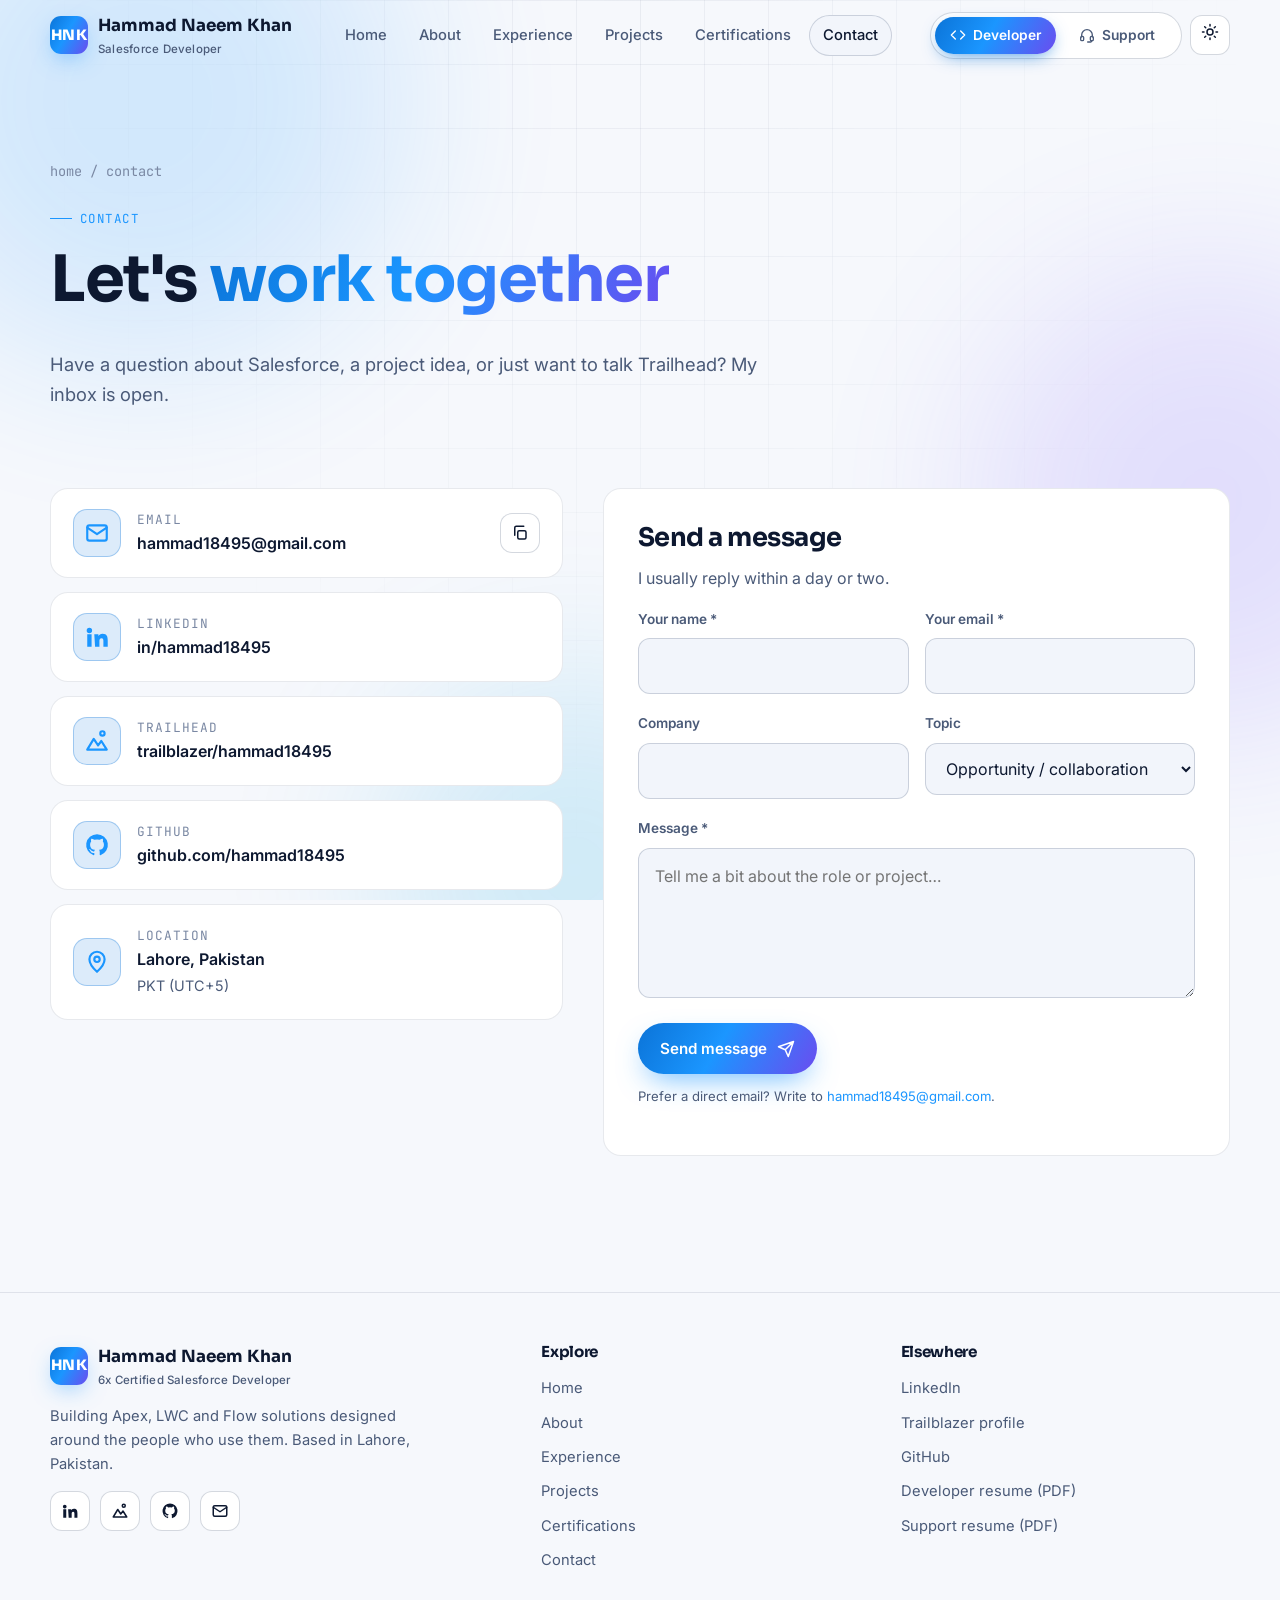
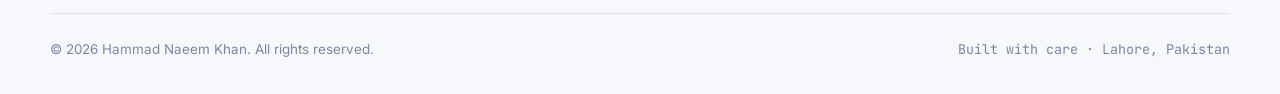
<file: contact.html>
<!doctype html>
<html lang="en" data-theme="dark">
<head>
<meta charset="utf-8">
<meta name="viewport" content="width=device-width, initial-scale=1">
<title>Contact · Hammad Naeem Khan</title>
<meta name="description" content="Contact Hammad Naeem Khan, Salesforce Developer and customer support specialist in Lahore, Pakistan.">
<meta name="author" content="Hammad Naeem Khan">
<meta name="theme-color" content="#070b14">
<link rel="canonical" href="https://hammad18495.github.io/contact.html">
<meta property="og:type" content="website">
<meta property="og:title" content="Contact · Hammad Naeem Khan">
<meta property="og:description" content="Contact Hammad Naeem Khan, Salesforce Developer and customer support specialist in Lahore, Pakistan.">
<meta property="og:url" content="https://hammad18495.github.io/contact.html">
<meta property="og:image" content="https://hammad18495.github.io/assets/og.jpg">
<meta name="twitter:card" content="summary_large_image">
<link rel="icon" href="assets/favicon.svg" type="image/svg+xml">
<link rel="apple-touch-icon" href="assets/apple-touch-icon.png">
<script>try{var t=localStorage.getItem('theme');if(t)document.documentElement.dataset.theme=t;else if(matchMedia('(prefers-color-scheme: light)').matches)document.documentElement.dataset.theme='light'}catch(e){}
(function(){var d=document.documentElement,k='dev';try{var q=new URLSearchParams(location.search).get('track');if(q==='dev'||q==='support'){k=q;localStorage.setItem('track',q)}else if(localStorage.getItem('track')==='support')k='support'}catch(e){}d.dataset.track=k})();</script>
<link rel="preconnect" href="https://fonts.googleapis.com"><link rel="preconnect" href="https://fonts.gstatic.com" crossorigin>
<link href="https://fonts.googleapis.com/css2?family=Inter:wght@400;500;600;700&family=JetBrains+Mono:wght@400;500;600&family=Sora:wght@600;700;800&display=swap" rel="stylesheet">
<link rel="stylesheet" href="assets/style.css">

</head>
<body>
<a class="skip" href="#main">Skip to content</a>
<div class="progress" aria-hidden="true"></div>
<div class="bg-fx" aria-hidden="true"><div class="grid"></div><div class="blob b1"></div><div class="blob b2"></div><div class="blob b3"></div></div>
<header class="nav">
  <div class="container">
    <a href="index.html" class="logo" aria-label="Hammad Naeem Khan — home"><span class="logo-mark">HNK</span><span class="logo-text">Hammad Naeem Khan<small><span class="only-dev">Salesforce Developer</span><span class="only-support">Customer Support &amp; Success</span></small></span></a>
    <nav aria-label="Primary"><ul class="nav-links"><li><a href="index.html">Home</a></li><li><a href="about.html">About</a></li><li><a href="experience.html">Experience</a></li><li><a href="projects.html">Projects</a></li><li><a href="certifications.html">Certifications</a></li><li><a href="contact.html" class="active" aria-current="page">Contact</a></li></ul></nav>
    <div class="nav-actions">
      <div class="track-switch" role="radiogroup" aria-label="Show career track">
  <button type="button" role="radio" data-set-track="dev" aria-checked="true"><svg viewBox="0 0 24 24" fill="none" stroke="currentColor" stroke-width="2" stroke-linecap="round" stroke-linejoin="round" aria-hidden="true"><path d="M16 18l6-6-6-6M8 6l-6 6 6 6"/></svg><span class="ts-l">Developer</span><span class="ts-s">Dev</span></button>
  <button type="button" role="radio" data-set-track="support" aria-checked="false"><svg viewBox="0 0 24 24" fill="none" stroke="currentColor" stroke-width="2" stroke-linecap="round" stroke-linejoin="round" aria-hidden="true"><path d="M4 15v-3a8 8 0 0 1 16 0v3"/><rect x="2.5" y="14" width="4.5" height="6.5" rx="1.8"/><rect x="17" y="14" width="4.5" height="6.5" rx="1.8"/><path d="M19.2 20.5c0 1.4-1.6 2-3.7 2H13"/></svg><span class="ts-l">Support</span><span class="ts-s">Support</span></button>
  <i class="ts-pill" aria-hidden="true"></i>
</div>
      <a class="btn btn-primary btn-sm btn-resume hide-l only-dev" href="assets/Hammad-Naeem-Khan-CV.pdf" download><svg viewBox="0 0 24 24" fill="none" stroke="currentColor" stroke-width="2" stroke-linecap="round" stroke-linejoin="round" aria-hidden="true"><path d="M14 3H6a2 2 0 0 0-2 2v14a2 2 0 0 0 2 2h12a2 2 0 0 0 2-2V9z"/><path d="M14 3v6h6M12 12v6M9 15l3 3 3-3"/></svg><span class="rl">Resume</span></a><a class="btn btn-primary btn-sm btn-resume hide-l only-support" href="assets/Hammad-Naeem-Khan-Support-CV.pdf" download><svg viewBox="0 0 24 24" fill="none" stroke="currentColor" stroke-width="2" stroke-linecap="round" stroke-linejoin="round" aria-hidden="true"><path d="M14 3H6a2 2 0 0 0-2 2v14a2 2 0 0 0 2 2h12a2 2 0 0 0 2-2V9z"/><path d="M14 3v6h6M12 12v6M9 15l3 3 3-3"/></svg><span class="rl">Resume</span></a>
      <button class="icon-btn theme-toggle" aria-label="Toggle light and dark theme"><span class="moon"><svg viewBox="0 0 24 24" fill="none" stroke="currentColor" stroke-width="2" stroke-linecap="round" stroke-linejoin="round" aria-hidden="true"><path d="M21 12.8A9 9 0 1 1 11.2 3a7 7 0 0 0 9.8 9.8z"/></svg></span><span class="sun"><svg viewBox="0 0 24 24" fill="none" stroke="currentColor" stroke-width="2" stroke-linecap="round" stroke-linejoin="round" aria-hidden="true"><circle cx="12" cy="12" r="4"/><path d="M12 2v2M12 20v2M4.9 4.9l1.4 1.4M17.7 17.7l1.4 1.4M2 12h2M20 12h2M4.9 19.1l1.4-1.4M17.7 6.3l1.4-1.4"/></svg></span></button>
      <button class="icon-btn menu-btn" aria-label="Open menu" aria-expanded="false"><span></span><span></span><span></span></button>
    </div>
  </div>
</header>
<main id="main">
<section class="page-hero"><div class="container">
  <div class="crumbs reveal"><a href="index.html">home</a><span>/</span><span>contact</span></div>
  <span class="eyebrow reveal d1">Contact</span>
  <h1 class="reveal d2">Let's <span class="grad-text">work together</span></h1>
  <div class="lead-wrap reveal d3"><p class="only-dev lead">Have a question about Salesforce, a project idea, or just want to talk Trailhead? My inbox is open.</p><p class="only-support lead">Looking for someone to look after your customers, lead a support team or own escalations? My inbox is open.</p></div>
</div></section>
<section class="section" style="padding-top:20px"><div class="container contact-grid">
  <div class="contact-cards">
    <div class="card c-card reveal d1"><div class="card-icon"><svg viewBox="0 0 24 24" fill="none" stroke="currentColor" stroke-width="2" stroke-linecap="round" stroke-linejoin="round" aria-hidden="true"><rect x="3" y="5" width="18" height="14" rx="2"/><path d="M3 7l9 6 9-6"/></svg></div><div><small>Email</small><b><a href="mailto:hammad18495@gmail.com">hammad18495@gmail.com</a></b></div><button class="icon-btn copy" data-copy="hammad18495@gmail.com" aria-label="Copy email address"><svg viewBox="0 0 24 24" fill="none" stroke="currentColor" stroke-width="2" stroke-linecap="round" stroke-linejoin="round" aria-hidden="true"><rect x="9" y="9" width="11" height="11" rx="2"/><path d="M5 15V5a2 2 0 0 1 2-2h10"/></svg></button></div>
    <a class="card c-card reveal d2" href="https://www.linkedin.com/in/hammad18495/" target="_blank" rel="noopener"><div class="card-icon"><svg viewBox="0 0 24 24" fill="currentColor" aria-hidden="true"><path d="M4.98 3.5a2.5 2.5 0 1 1 0 5 2.5 2.5 0 0 1 0-5zM3 9.5h4V21H3zM9.5 9.5h3.8v1.6h.06c.53-1 1.83-2.06 3.77-2.06 4.03 0 4.77 2.65 4.77 6.1V21h-4v-5.1c0-1.22-.02-2.8-1.7-2.8-1.71 0-1.97 1.33-1.97 2.7V21h-4z"/></svg></div><div><small>LinkedIn</small><b>in/hammad18495</b></div></a>
    <a class="card c-card reveal d3" href="https://www.salesforce.com/trailblazer/hammad18495" target="_blank" rel="noopener"><div class="card-icon"><svg viewBox="0 0 24 24" fill="none" stroke="currentColor" stroke-width="2" stroke-linecap="round" stroke-linejoin="round" aria-hidden="true"><path d="M3 20l6-10 4 6 3-4 5 8z"/><circle cx="17" cy="5" r="2"/></svg></div><div><small>Trailhead</small><b>trailblazer/hammad18495</b></div></a>
    <a class="card c-card reveal d4" href="https://github.com/hammad18495" target="_blank" rel="noopener"><div class="card-icon"><svg viewBox="0 0 24 24" fill="currentColor" aria-hidden="true"><path d="M12 2a10 10 0 0 0-3.16 19.49c.5.09.68-.22.68-.48v-1.7c-2.78.6-3.37-1.34-3.37-1.34-.45-1.16-1.11-1.47-1.11-1.47-.9-.62.07-.6.07-.6 1 .07 1.53 1.03 1.53 1.03.9 1.52 2.34 1.08 2.91.83.09-.65.35-1.08.63-1.33-2.22-.25-4.55-1.11-4.55-4.94 0-1.09.39-1.98 1.03-2.68-.1-.25-.45-1.27.1-2.65 0 0 .84-.27 2.75 1.02a9.6 9.6 0 0 1 5 0c1.91-1.29 2.75-1.02 2.75-1.02.55 1.38.2 2.4.1 2.65.64.7 1.03 1.59 1.03 2.68 0 3.84-2.34 4.68-4.57 4.93.36.31.68.92.68 1.85v2.74c0 .27.18.58.69.48A10 10 0 0 0 12 2z"/></svg></div><div><small>GitHub</small><b>github.com/hammad18495</b></div></a>
    <div class="card c-card reveal d5"><div class="card-icon"><svg viewBox="0 0 24 24" fill="none" stroke="currentColor" stroke-width="2" stroke-linecap="round" stroke-linejoin="round" aria-hidden="true"><path d="M12 21s-7-6.2-7-11.5A7 7 0 0 1 19 9.5C19 14.8 12 21 12 21z"/><circle cx="12" cy="9.5" r="2.5"/></svg></div><div><small>Location</small><b>Lahore, Pakistan</b><br><span style="color:var(--muted);font-size:.9rem">PKT (UTC+5)</span></div></div>
  </div>
  <div class="card reveal reveal-r" style="padding:34px">
    <h2 style="font-size:1.6rem">Send a message</h2>
    <p style="color:var(--muted)">I usually reply within a day or two.</p>
    <form id="contact-form" novalidate>
      <input type="text" name="_honey" tabindex="-1" autocomplete="off" aria-hidden="true" style="position:absolute;left:-9999px;opacity:0">
      <div class="field-row">
        <div class="field"><label for="f-name">Your name *</label><input id="f-name" name="name" autocomplete="name" required><div class="err">Please enter your name</div></div>
        <div class="field"><label for="f-email">Your email *</label><input id="f-email" name="email" type="email" autocomplete="email" required><div class="err">Please enter a valid email</div></div>
      </div>
      <div class="field-row">
        <div class="field"><label for="f-company">Company</label><input id="f-company" name="company" autocomplete="organization"></div>
        <div class="field"><label for="f-topic">Topic</label><select id="f-topic" name="topic"><option>Opportunity / collaboration</option><option>Project discussion</option><option>Salesforce question</option><option>Customer support role</option><option>Just saying hi</option></select></div>
      </div>
      <div class="field"><label for="f-msg">Message *</label><textarea id="f-msg" name="message" required placeholder="Tell me a bit about the role or project…"></textarea><div class="err">Please write a short message</div></div>
      <button class="btn btn-primary" type="submit">Send message <svg viewBox="0 0 24 24" fill="none" stroke="currentColor" stroke-width="2" stroke-linecap="round" stroke-linejoin="round" aria-hidden="true"><path d="M22 2L11 13M22 2l-7 20-4-9-9-4z"/></svg></button>
      <div id="form-error" class="form-error" hidden role="alert">
        <b>Sorry, the message couldn't be sent from here right now.</b>
        <p>Your text is still in the form. You can send it another way:</p>
        <div class="hero-ctas" style="margin:0;gap:10px">
          <a class="btn btn-primary btn-sm" id="gmail-link" href="#" target="_blank" rel="noopener">Send with Gmail <svg viewBox="0 0 24 24" fill="none" stroke="currentColor" stroke-width="2" stroke-linecap="round" stroke-linejoin="round" aria-hidden="true"><path d="M7 17L17 7M8 7h9v9"/></svg></a>
          <a class="btn btn-ghost btn-sm" id="mailto-link" href="#">Use my email app</a>
          <button class="btn btn-ghost btn-sm" type="button" data-copy="hammad18495@gmail.com"><svg viewBox="0 0 24 24" fill="none" stroke="currentColor" stroke-width="2" stroke-linecap="round" stroke-linejoin="round" aria-hidden="true"><rect x="9" y="9" width="11" height="11" rx="2"/><path d="M5 15V5a2 2 0 0 1 2-2h10"/></svg> Copy email address</button>
        </div>
      </div>
      <p class="form-note">Prefer a direct email? Write to <a href="mailto:hammad18495@gmail.com" style="color:var(--brand-2)">hammad18495@gmail.com</a>.</p>
    </form>
    <div id="form-success" hidden style="text-align:center;padding:30px 0">
      <div class="card-icon" style="margin:0 auto 18px;color:var(--ok);background:color-mix(in srgb,var(--ok) 14%,transparent);border-color:color-mix(in srgb,var(--ok) 35%,transparent)"><svg viewBox="0 0 24 24" fill="none" stroke="currentColor" stroke-width="2" stroke-linecap="round" stroke-linejoin="round" aria-hidden="true"><path d="M22 2L11 13M22 2l-7 20-4-9-9-4z"/></svg></div>
      <h3>Message sent!</h3><p style="color:var(--muted)">Thanks for reaching out. I'll get back to you at the email you provided.</p>
      <button class="btn btn-ghost btn-sm" id="send-another" type="button">Send another message</button>
    </div>
  </div>
</div></section>
</main>
<footer class="footer">
  <div class="container">
    <div class="footer-grid">
      <div>
        <a href="index.html" class="logo"><span class="logo-mark">HNK</span><span>Hammad Naeem Khan<small><span class="only-dev">6x Certified Salesforce Developer</span><span class="only-support">Customer Support &amp; Success Specialist</span></small></span></a>
        <p style="margin-top:14px"><span class="only-dev">Building Apex, LWC and Flow solutions designed around the people who use them. Based in Lahore, Pakistan.</span><span class="only-support">Resolving escalations, onboarding customers and leading support teams for 8+ years. Based in Lahore, Pakistan.</span></p>
        <div class="socials">
          <a class="icon-btn" href="https://www.linkedin.com/in/hammad18495/" target="_blank" rel="noopener" aria-label="LinkedIn"><svg viewBox="0 0 24 24" fill="currentColor" aria-hidden="true"><path d="M4.98 3.5a2.5 2.5 0 1 1 0 5 2.5 2.5 0 0 1 0-5zM3 9.5h4V21H3zM9.5 9.5h3.8v1.6h.06c.53-1 1.83-2.06 3.77-2.06 4.03 0 4.77 2.65 4.77 6.1V21h-4v-5.1c0-1.22-.02-2.8-1.7-2.8-1.71 0-1.97 1.33-1.97 2.7V21h-4z"/></svg></a>
          <a class="icon-btn" href="https://www.salesforce.com/trailblazer/hammad18495" target="_blank" rel="noopener" aria-label="Trailhead profile"><svg viewBox="0 0 24 24" fill="none" stroke="currentColor" stroke-width="2" stroke-linecap="round" stroke-linejoin="round" aria-hidden="true"><path d="M3 20l6-10 4 6 3-4 5 8z"/><circle cx="17" cy="5" r="2"/></svg></a>
          <a class="icon-btn" href="https://github.com/hammad18495" target="_blank" rel="noopener" aria-label="GitHub"><svg viewBox="0 0 24 24" fill="currentColor" aria-hidden="true"><path d="M12 2a10 10 0 0 0-3.16 19.49c.5.09.68-.22.68-.48v-1.7c-2.78.6-3.37-1.34-3.37-1.34-.45-1.16-1.11-1.47-1.11-1.47-.9-.62.07-.6.07-.6 1 .07 1.53 1.03 1.53 1.03.9 1.52 2.34 1.08 2.91.83.09-.65.35-1.08.63-1.33-2.22-.25-4.55-1.11-4.55-4.94 0-1.09.39-1.98 1.03-2.68-.1-.25-.45-1.27.1-2.65 0 0 .84-.27 2.75 1.02a9.6 9.6 0 0 1 5 0c1.91-1.29 2.75-1.02 2.75-1.02.55 1.38.2 2.4.1 2.65.64.7 1.03 1.59 1.03 2.68 0 3.84-2.34 4.68-4.57 4.93.36.31.68.92.68 1.85v2.74c0 .27.18.58.69.48A10 10 0 0 0 12 2z"/></svg></a>
          <a class="icon-btn" href="mailto:hammad18495@gmail.com" aria-label="Email"><svg viewBox="0 0 24 24" fill="none" stroke="currentColor" stroke-width="2" stroke-linecap="round" stroke-linejoin="round" aria-hidden="true"><rect x="3" y="5" width="18" height="14" rx="2"/><path d="M3 7l9 6 9-6"/></svg></a>
        </div>
      </div>
      <div><h4>Explore</h4><ul><li><a href="index.html">Home</a></li><li><a href="about.html">About</a></li><li><a href="experience.html">Experience</a></li><li><a href="projects.html">Projects</a></li><li><a href="certifications.html">Certifications</a></li><li><a href="contact.html">Contact</a></li></ul></div>
      <div><h4>Elsewhere</h4><ul>
        <li><a href="https://www.linkedin.com/in/hammad18495/" target="_blank" rel="noopener">LinkedIn</a></li>
        <li><a href="https://www.salesforce.com/trailblazer/hammad18495" target="_blank" rel="noopener">Trailblazer profile</a></li>
        <li><a href="https://github.com/hammad18495" target="_blank" rel="noopener">GitHub</a></li>
        <li><a href="assets/Hammad-Naeem-Khan-CV.pdf" download>Developer resume (PDF)</a></li>
        <li><a href="assets/Hammad-Naeem-Khan-Support-CV.pdf" download>Support resume (PDF)</a></li>
      </ul></div>
    </div>
    <div class="footer-bottom"><span>© <span class="year">2026</span> Hammad Naeem Khan. All rights reserved.</span><span class="mono">Built with care · Lahore, Pakistan</span></div>
  </div>
</footer>
<button class="icon-btn to-top" aria-label="Back to top"><svg viewBox="0 0 24 24" fill="none" stroke="currentColor" stroke-width="2" stroke-linecap="round" stroke-linejoin="round" aria-hidden="true"><path d="M12 19V5M5 12l7-7 7 7"/></svg></button>
<script src="assets/main.js" defer></script>
</body>
</html>
</file>
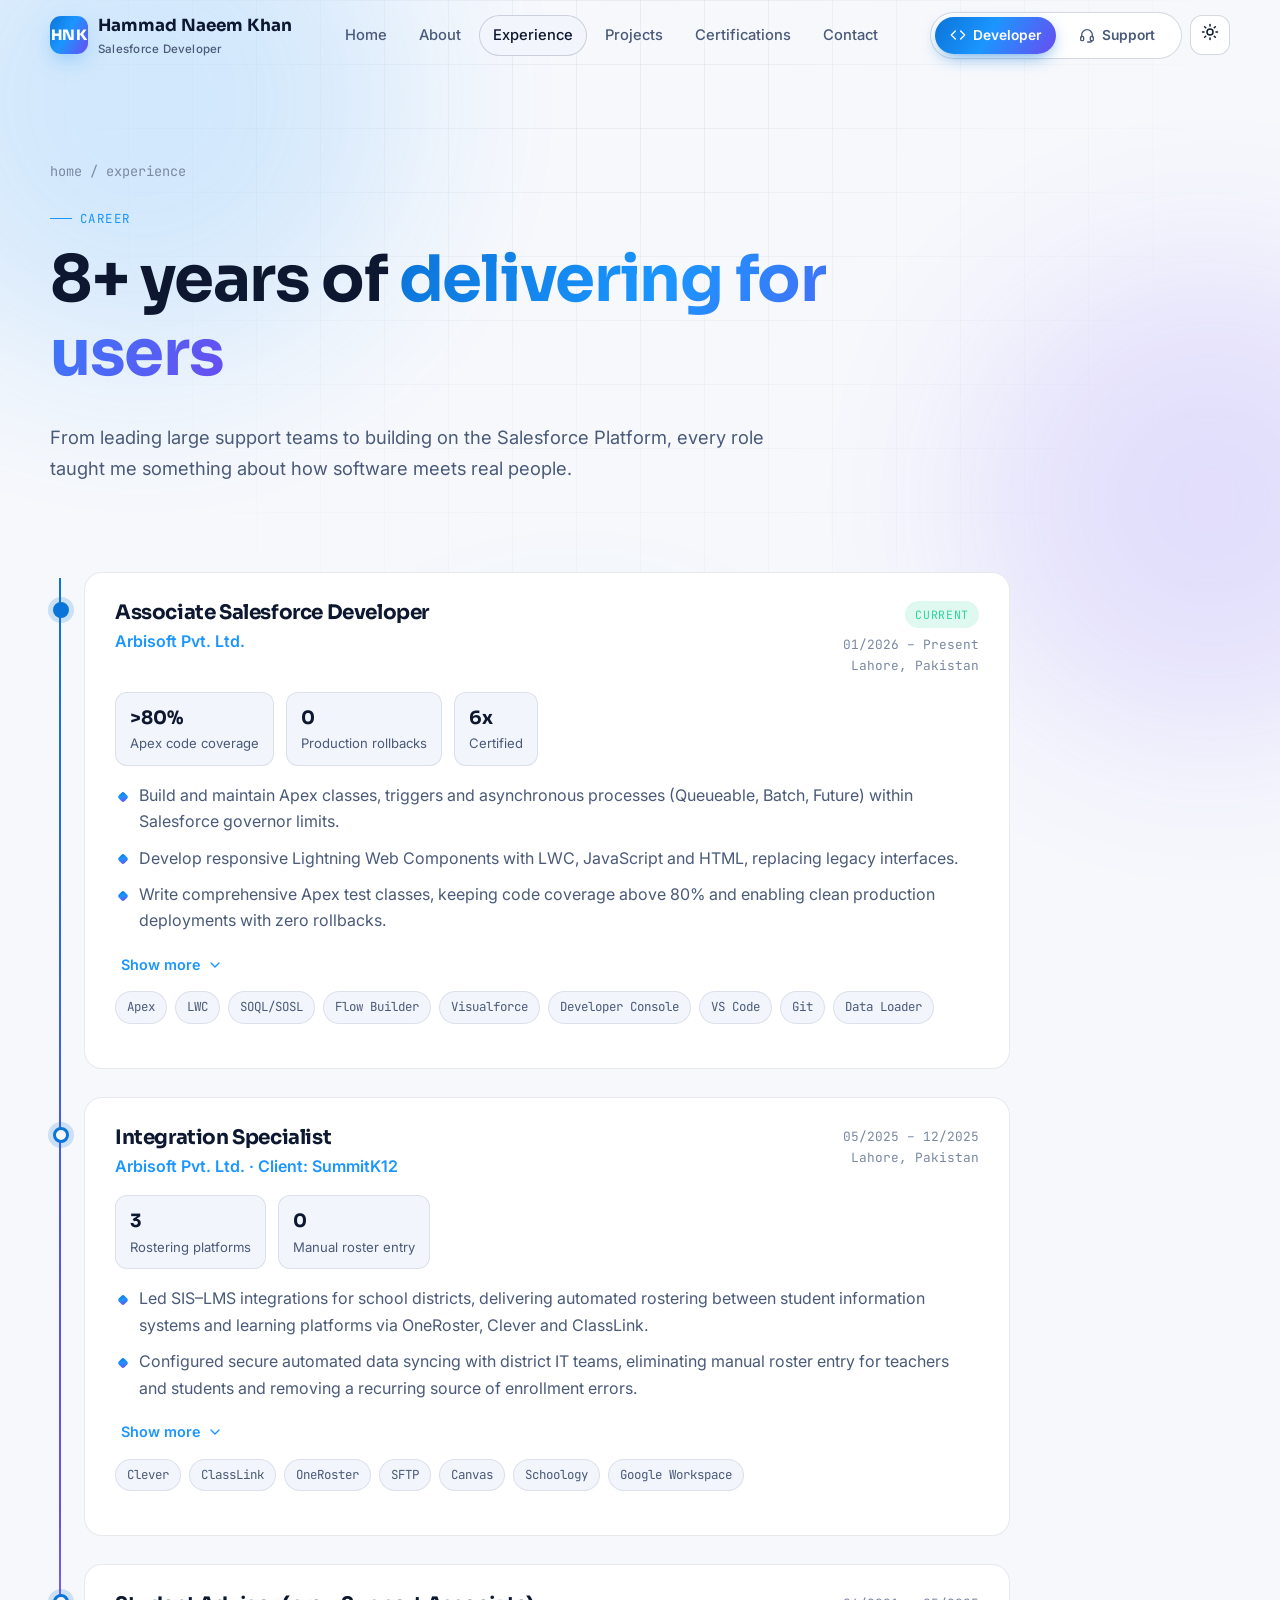
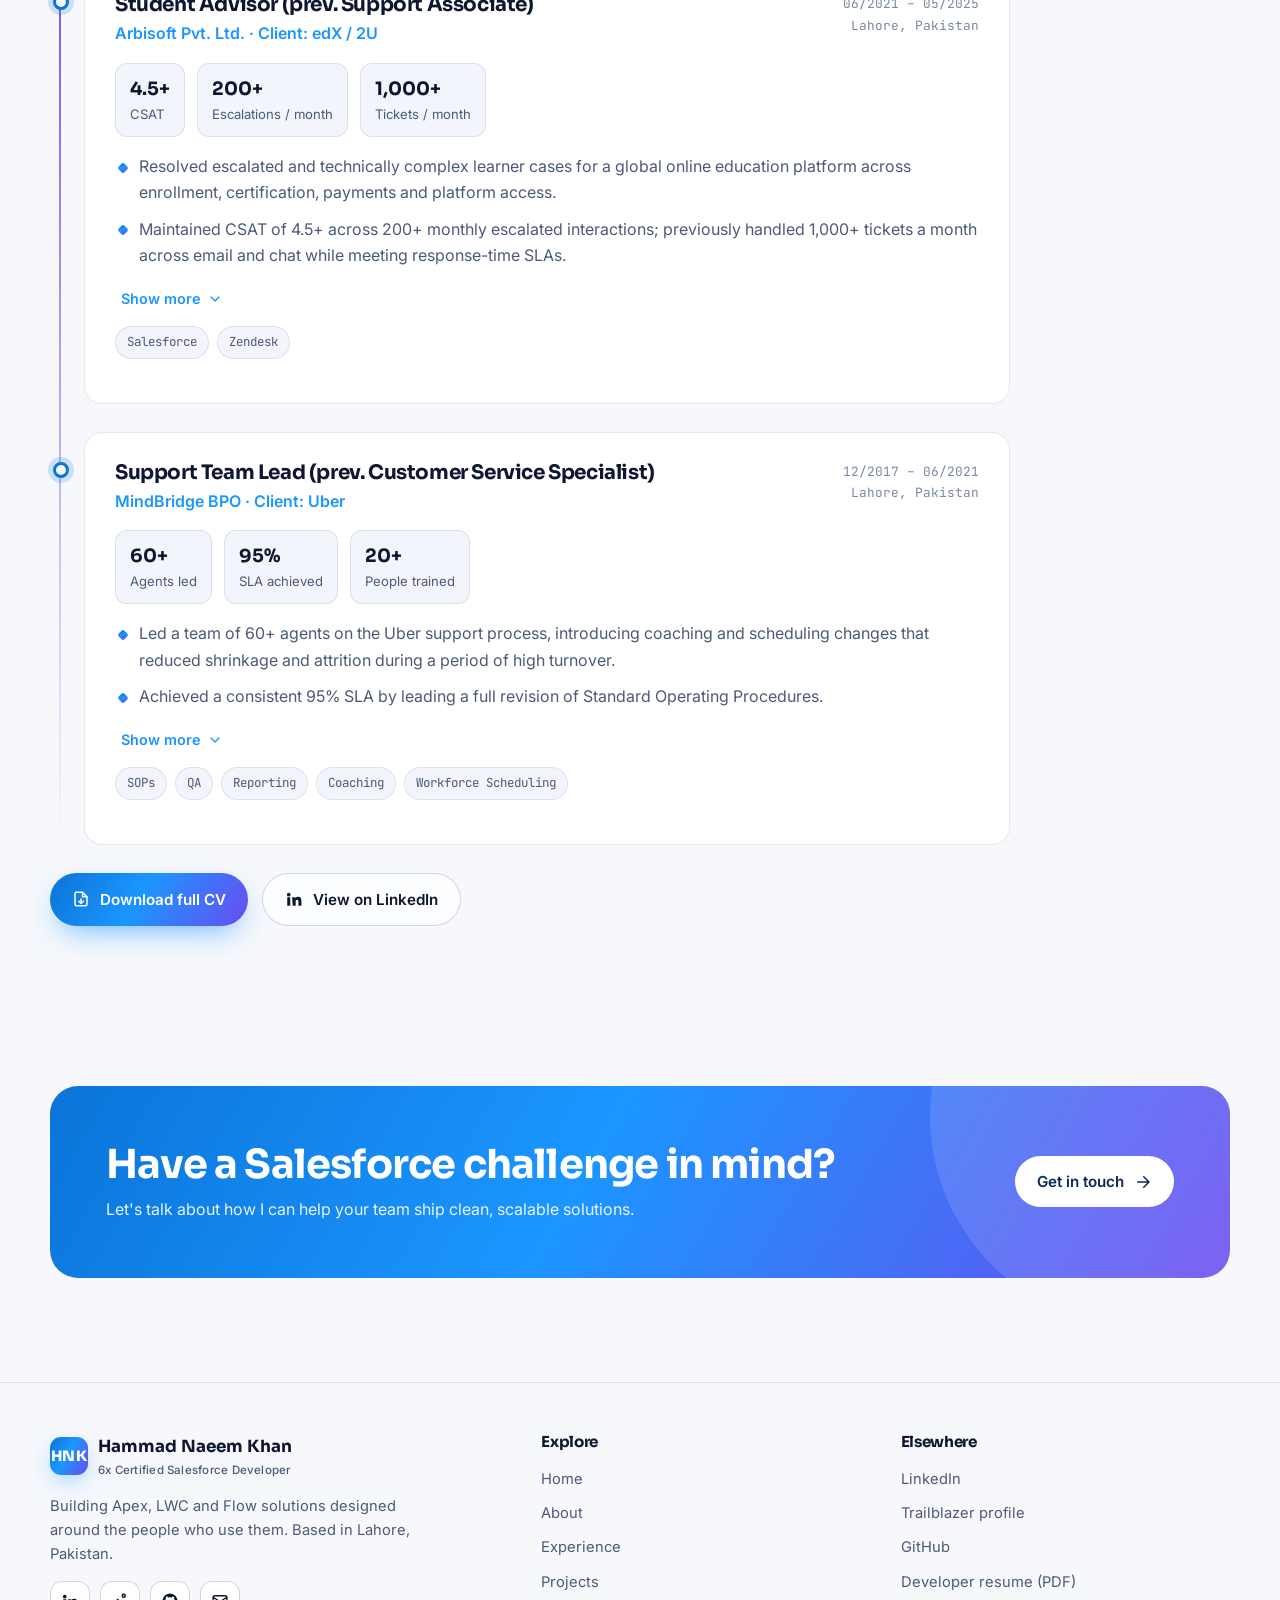
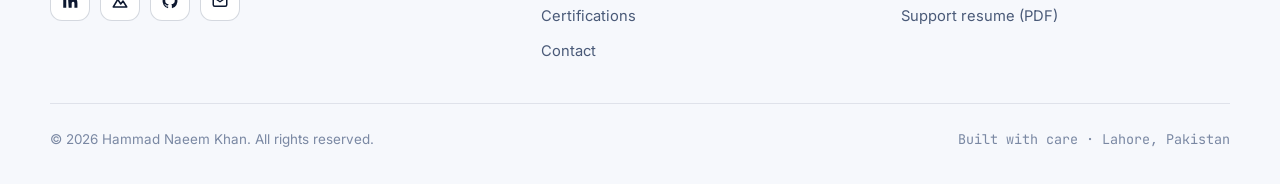
<file: experience.html>
<!doctype html>
<html lang="en" data-theme="dark">
<head>
<meta charset="utf-8">
<meta name="viewport" content="width=device-width, initial-scale=1">
<title>Experience · Hammad Naeem Khan</title>
<meta name="description" content="Professional experience of Hammad Naeem Khan: Salesforce development at Arbisoft, SIS/LMS integrations, and 8+ years of customer support and team leadership.">
<meta name="author" content="Hammad Naeem Khan">
<meta name="theme-color" content="#070b14">
<link rel="canonical" href="https://hammad18495.github.io/experience.html">
<meta property="og:type" content="website">
<meta property="og:title" content="Experience · Hammad Naeem Khan">
<meta property="og:description" content="Professional experience of Hammad Naeem Khan: Salesforce development at Arbisoft, SIS/LMS integrations, and 8+ years of customer support and team leadership.">
<meta property="og:url" content="https://hammad18495.github.io/experience.html">
<meta property="og:image" content="https://hammad18495.github.io/assets/og.jpg">
<meta name="twitter:card" content="summary_large_image">
<link rel="icon" href="assets/favicon.svg" type="image/svg+xml">
<link rel="apple-touch-icon" href="assets/apple-touch-icon.png">
<script>try{var t=localStorage.getItem('theme');if(t)document.documentElement.dataset.theme=t;else if(matchMedia('(prefers-color-scheme: light)').matches)document.documentElement.dataset.theme='light'}catch(e){}
(function(){var d=document.documentElement,k='dev';try{var q=new URLSearchParams(location.search).get('track');if(q==='dev'||q==='support'){k=q;localStorage.setItem('track',q)}else if(localStorage.getItem('track')==='support')k='support'}catch(e){}d.dataset.track=k})();</script>
<link rel="preconnect" href="https://fonts.googleapis.com"><link rel="preconnect" href="https://fonts.gstatic.com" crossorigin>
<link href="https://fonts.googleapis.com/css2?family=Inter:wght@400;500;600;700&family=JetBrains+Mono:wght@400;500;600&family=Sora:wght@600;700;800&display=swap" rel="stylesheet">
<link rel="stylesheet" href="assets/style.css">

</head>
<body>
<a class="skip" href="#main">Skip to content</a>
<div class="progress" aria-hidden="true"></div>
<div class="bg-fx" aria-hidden="true"><div class="grid"></div><div class="blob b1"></div><div class="blob b2"></div><div class="blob b3"></div></div>
<header class="nav">
  <div class="container">
    <a href="index.html" class="logo" aria-label="Hammad Naeem Khan — home"><span class="logo-mark">HNK</span><span class="logo-text">Hammad Naeem Khan<small><span class="only-dev">Salesforce Developer</span><span class="only-support">Customer Support &amp; Success</span></small></span></a>
    <nav aria-label="Primary"><ul class="nav-links"><li><a href="index.html">Home</a></li><li><a href="about.html">About</a></li><li><a href="experience.html" class="active" aria-current="page">Experience</a></li><li><a href="projects.html">Projects</a></li><li><a href="certifications.html">Certifications</a></li><li><a href="contact.html">Contact</a></li></ul></nav>
    <div class="nav-actions">
      <div class="track-switch" role="radiogroup" aria-label="Show career track">
  <button type="button" role="radio" data-set-track="dev" aria-checked="true"><svg viewBox="0 0 24 24" fill="none" stroke="currentColor" stroke-width="2" stroke-linecap="round" stroke-linejoin="round" aria-hidden="true"><path d="M16 18l6-6-6-6M8 6l-6 6 6 6"/></svg><span class="ts-l">Developer</span><span class="ts-s">Dev</span></button>
  <button type="button" role="radio" data-set-track="support" aria-checked="false"><svg viewBox="0 0 24 24" fill="none" stroke="currentColor" stroke-width="2" stroke-linecap="round" stroke-linejoin="round" aria-hidden="true"><path d="M4 15v-3a8 8 0 0 1 16 0v3"/><rect x="2.5" y="14" width="4.5" height="6.5" rx="1.8"/><rect x="17" y="14" width="4.5" height="6.5" rx="1.8"/><path d="M19.2 20.5c0 1.4-1.6 2-3.7 2H13"/></svg><span class="ts-l">Support</span><span class="ts-s">Support</span></button>
  <i class="ts-pill" aria-hidden="true"></i>
</div>
      <a class="btn btn-primary btn-sm btn-resume hide-l only-dev" href="assets/Hammad-Naeem-Khan-CV.pdf" download><svg viewBox="0 0 24 24" fill="none" stroke="currentColor" stroke-width="2" stroke-linecap="round" stroke-linejoin="round" aria-hidden="true"><path d="M14 3H6a2 2 0 0 0-2 2v14a2 2 0 0 0 2 2h12a2 2 0 0 0 2-2V9z"/><path d="M14 3v6h6M12 12v6M9 15l3 3 3-3"/></svg><span class="rl">Resume</span></a><a class="btn btn-primary btn-sm btn-resume hide-l only-support" href="assets/Hammad-Naeem-Khan-Support-CV.pdf" download><svg viewBox="0 0 24 24" fill="none" stroke="currentColor" stroke-width="2" stroke-linecap="round" stroke-linejoin="round" aria-hidden="true"><path d="M14 3H6a2 2 0 0 0-2 2v14a2 2 0 0 0 2 2h12a2 2 0 0 0 2-2V9z"/><path d="M14 3v6h6M12 12v6M9 15l3 3 3-3"/></svg><span class="rl">Resume</span></a>
      <button class="icon-btn theme-toggle" aria-label="Toggle light and dark theme"><span class="moon"><svg viewBox="0 0 24 24" fill="none" stroke="currentColor" stroke-width="2" stroke-linecap="round" stroke-linejoin="round" aria-hidden="true"><path d="M21 12.8A9 9 0 1 1 11.2 3a7 7 0 0 0 9.8 9.8z"/></svg></span><span class="sun"><svg viewBox="0 0 24 24" fill="none" stroke="currentColor" stroke-width="2" stroke-linecap="round" stroke-linejoin="round" aria-hidden="true"><circle cx="12" cy="12" r="4"/><path d="M12 2v2M12 20v2M4.9 4.9l1.4 1.4M17.7 17.7l1.4 1.4M2 12h2M20 12h2M4.9 19.1l1.4-1.4M17.7 6.3l1.4-1.4"/></svg></span></button>
      <button class="icon-btn menu-btn" aria-label="Open menu" aria-expanded="false"><span></span><span></span><span></span></button>
    </div>
  </div>
</header>
<main id="main">
<section class="page-hero"><div class="container">
  <div class="crumbs reveal"><a href="index.html">home</a><span>/</span><span>experience</span></div>
  <span class="eyebrow reveal d1">Career</span>
  <h1 class="reveal d2"><span class="only-dev">8+ years of <span class="grad-text">delivering for users</span></span><span class="only-support">8+ years of <span class="grad-text">keeping customers successful</span></span></h1>
  <div class="lead-wrap reveal d3"><p class="only-dev lead">From leading large support teams to building on the Salesforce Platform, every role taught me something about how software meets real people.</p><p class="only-support lead">From handling 1,000+ tickets a month to leading a 60+ agent team and owning escalations, here's how I've looked after customers in SaaS and EdTech.</p></div>
</div></section>
<section class="section" style="padding-top:30px"><div class="container"><div style="max-width:960px">
  <div class="timeline"><div class="tl-item reveal current"><div class="card tl-card only-dev">
  <div class="tl-top"><div><h3 class="tl-role">Associate Salesforce Developer</h3><div class="tl-org">Arbisoft Pvt. Ltd.</div></div><div class="tl-meta"><span class="badge">Current</span><br>01/2026 – Present<br>Lahore, Pakistan</div></div>
  <div class="kpis"><div class="kpi"><b>>80%</b>Apex code coverage</div><div class="kpi"><b>0</b>Production rollbacks</div><div class="kpi"><b>6x</b>Certified</div></div>
  <ul class="tl-list"><li>Build and maintain Apex classes, triggers and asynchronous processes (Queueable, Batch, Future) within Salesforce governor limits.</li><li>Develop responsive Lightning Web Components with LWC, JavaScript and HTML, replacing legacy interfaces.</li><li>Write comprehensive Apex test classes, keeping code coverage above 80% and enabling clean production deployments with zero rollbacks.</li></ul>
  <div class="tl-more" id="more-0-d"><ul class="tl-list" style="margin-top:0"><li>Design and administer the org's security architecture (profiles, roles, permission sets and sharing rules), enforcing least-privilege data access.</li><li>Customize standard and custom objects, fields, page layouts, validation rules and record types to turn business requirements into scalable platform solutions.</li><li>Diagnose and resolve production defects using Developer Console, debug logs and SOQL analysis, shortening time to resolution on recurring issues.</li></ul></div>
  <button class="toggle-more" aria-expanded="false" aria-controls="more-0-d"><span>Show more</span><svg viewBox="0 0 24 24" fill="none" stroke="currentColor" stroke-width="2" stroke-linecap="round" stroke-linejoin="round" aria-hidden="true"><path d="M6 9l6 6 6-6"/></svg></button>
  <ul class="chips"><li class=chip>Apex</li><li class=chip>LWC</li><li class=chip>SOQL/SOSL</li><li class=chip>Flow Builder</li><li class=chip>Visualforce</li><li class=chip>Developer Console</li><li class=chip>VS Code</li><li class=chip>Git</li><li class=chip>Data Loader</li></ul>
</div><div class="card tl-card only-support">
  <div class="tl-top"><div><h3 class="tl-role">Associate Salesforce Developer</h3><div class="tl-org">Arbisoft Pvt. Ltd.</div></div><div class="tl-meta"><span class="badge">Current</span><br>01/2026 – Present<br>Lahore, Pakistan</div></div>
  <div class="kpis"><div class="kpi"><b>6x</b>Salesforce certified</div><div class="kpi"><b>>80%</b>Test coverage</div><div class="kpi"><b>0</b>Production rollbacks</div></div>
  <ul class="tl-list"><li>Partner with internal stakeholders to translate business requirements into Salesforce solutions that streamline day-to-day workflows for end users.</li><li>Diagnose and resolve production issues using debug logs and SOQL analysis, shortening time to resolution on recurring problems.</li></ul>
  <div class="tl-more" id="more-0-s"><ul class="tl-list" style="margin-top:0"><li>Administer user access and security (profiles, roles, permission sets and sharing rules), keeping data access accurate and least-privilege.</li><li>Build and maintain Apex, Lightning Web Components and Flow automation with 80%+ test coverage and zero-rollback deployments.</li></ul></div>
  <button class="toggle-more" aria-expanded="false" aria-controls="more-0-s"><span>Show more</span><svg viewBox="0 0 24 24" fill="none" stroke="currentColor" stroke-width="2" stroke-linecap="round" stroke-linejoin="round" aria-hidden="true"><path d="M6 9l6 6 6-6"/></svg></button>
  <ul class="chips"><li class=chip>Salesforce</li><li class=chip>Debug Logs</li><li class=chip>SOQL</li><li class=chip>Permission Sets</li><li class=chip>Flow</li><li class=chip>Apex</li><li class=chip>LWC</li></ul>
</div></div><div class="tl-item reveal"><div class="card tl-card only-dev">
  <div class="tl-top"><div><h3 class="tl-role">Integration Specialist</h3><div class="tl-org">Arbisoft Pvt. Ltd. · Client: SummitK12</div></div><div class="tl-meta">05/2025 – 12/2025<br>Lahore, Pakistan</div></div>
  <div class="kpis"><div class="kpi"><b>3</b>Rostering platforms</div><div class="kpi"><b>0</b>Manual roster entry</div></div>
  <ul class="tl-list"><li>Led SIS–LMS integrations for school districts, delivering automated rostering between student information systems and learning platforms via OneRoster, Clever and ClassLink.</li><li>Configured secure automated data syncing with district IT teams, eliminating manual roster entry for teachers and students and removing a recurring source of enrollment errors.</li></ul>
  <div class="tl-more" id="more-1-d"><ul class="tl-list" style="margin-top:0"><li>Resolved complex integration failures (malformed OneRoster files, SFTP sync breakdowns and credential mismatches), working with Engineering and Support to restore district access.</li><li>Onboarded and trained school administrators on integration configuration and best practices, reducing repeat support tickets from onboarded districts.</li></ul></div>
  <button class="toggle-more" aria-expanded="false" aria-controls="more-1-d"><span>Show more</span><svg viewBox="0 0 24 24" fill="none" stroke="currentColor" stroke-width="2" stroke-linecap="round" stroke-linejoin="round" aria-hidden="true"><path d="M6 9l6 6 6-6"/></svg></button>
  <ul class="chips"><li class=chip>Clever</li><li class=chip>ClassLink</li><li class=chip>OneRoster</li><li class=chip>SFTP</li><li class=chip>Canvas</li><li class=chip>Schoology</li><li class=chip>Google Workspace</li></ul>
</div><div class="card tl-card only-support">
  <div class="tl-top"><div><h3 class="tl-role">Integration Specialist</h3><div class="tl-org">Arbisoft Pvt. Ltd. · Client: SummitK12</div></div><div class="tl-meta">05/2025 – 12/2025<br>Lahore, Pakistan</div></div>
  <div class="kpis"><div class="kpi"><b>3</b>Rostering platforms</div><div class="kpi"><b>0</b>Manual roster entry</div></div>
  <ul class="tl-list"><li>Onboarded and trained school district administrators on integration setup and best practices, reducing repeat support tickets from onboarded districts.</li><li>Owned SIS–LMS rostering integrations (OneRoster, Clever, ClassLink) end to end, partnering with district IT teams to eliminate manual roster entry for teachers and students.</li></ul>
  <div class="tl-more" id="more-1-s"><ul class="tl-list" style="margin-top:0"><li>Resolved complex customer-facing integration failures (malformed OneRoster files, SFTP sync breakdowns and credential mismatches), coordinating with Engineering and Support to restore district access quickly.</li><li>Removed a recurring source of enrollment errors by configuring secure, automated data syncing.</li></ul></div>
  <button class="toggle-more" aria-expanded="false" aria-controls="more-1-s"><span>Show more</span><svg viewBox="0 0 24 24" fill="none" stroke="currentColor" stroke-width="2" stroke-linecap="round" stroke-linejoin="round" aria-hidden="true"><path d="M6 9l6 6 6-6"/></svg></button>
  <ul class="chips"><li class=chip>Clever</li><li class=chip>ClassLink</li><li class=chip>OneRoster</li><li class=chip>SFTP</li><li class=chip>Canvas</li><li class=chip>Schoology</li><li class=chip>Google Workspace</li></ul>
</div></div><div class="tl-item reveal"><div class="card tl-card only-dev">
  <div class="tl-top"><div><h3 class="tl-role">Student Advisor (prev. Support Associate)</h3><div class="tl-org">Arbisoft Pvt. Ltd. · Client: edX / 2U</div></div><div class="tl-meta">06/2021 – 05/2025<br>Lahore, Pakistan</div></div>
  <div class="kpis"><div class="kpi"><b>4.5+</b>CSAT</div><div class="kpi"><b>200+</b>Escalations / month</div><div class="kpi"><b>1,000+</b>Tickets / month</div></div>
  <ul class="tl-list"><li>Resolved escalated and technically complex learner cases for a global online education platform across enrollment, certification, payments and platform access.</li><li>Maintained CSAT of 4.5+ across 200+ monthly escalated interactions; previously handled 1,000+ tickets a month across email and chat while meeting response-time SLAs.</li></ul>
  <div class="tl-more" id="more-2-d"><ul class="tl-list" style="margin-top:0"><li>Served as an escalation point for the support team, diagnosing account, course-delivery and technical faults and coordinating fixes with engineering.</li><li>Escalated systemic platform defects to engineering with clear reproduction steps, shortening diagnosis time on recurring issues.</li><li>Documented recurring issue patterns and resolution paths, contributing to knowledge base content used by the wider support team.</li></ul></div>
  <button class="toggle-more" aria-expanded="false" aria-controls="more-2-d"><span>Show more</span><svg viewBox="0 0 24 24" fill="none" stroke="currentColor" stroke-width="2" stroke-linecap="round" stroke-linejoin="round" aria-hidden="true"><path d="M6 9l6 6 6-6"/></svg></button>
  <ul class="chips"><li class=chip>Salesforce</li><li class=chip>Zendesk</li></ul>
</div><div class="card tl-card only-support">
  <div class="tl-top"><div><h3 class="tl-role">Student Advisor (prev. Support Associate)</h3><div class="tl-org">Arbisoft Pvt. Ltd. · Client: edX / 2U</div></div><div class="tl-meta">06/2021 – 05/2025<br>Lahore, Pakistan</div></div>
  <div class="kpis"><div class="kpi"><b>4.5+</b>CSAT</div><div class="kpi"><b>200+</b>Escalations / month</div><div class="kpi"><b>1,000+</b>Tickets / month</div></div>
  <ul class="tl-list"><li>Resolved escalated and technically complex learner cases for a global online education platform across enrollment, certification, payments and platform access.</li><li>Served as an escalation point for the support team, diagnosing account, course-delivery and technical faults and coordinating resolution with engineering.</li><li>Maintained 4.5+ CSAT across 200+ monthly escalated interactions; previously handled 1,000+ tickets a month across email and chat while consistently meeting response-time SLAs.</li></ul>
  <div class="tl-more" id="more-2-s"><ul class="tl-list" style="margin-top:0"><li>Escalated systemic platform defects to engineering with clear reproduction steps, shortening diagnosis time on recurring issues.</li><li>Documented recurring issue patterns and resolution paths, contributing knowledge-base content used by the wider support team.</li></ul></div>
  <button class="toggle-more" aria-expanded="false" aria-controls="more-2-s"><span>Show more</span><svg viewBox="0 0 24 24" fill="none" stroke="currentColor" stroke-width="2" stroke-linecap="round" stroke-linejoin="round" aria-hidden="true"><path d="M6 9l6 6 6-6"/></svg></button>
  <ul class="chips"><li class=chip>Salesforce</li><li class=chip>Zendesk</li><li class=chip>Email &amp; chat</li><li class=chip>Knowledge base</li></ul>
</div></div><div class="tl-item reveal"><div class="card tl-card">
  <div class="tl-top"><div><h3 class="tl-role">Support Team Lead (prev. Customer Service Specialist)</h3><div class="tl-org">MindBridge BPO · Client: Uber</div></div><div class="tl-meta">12/2017 – 06/2021<br>Lahore, Pakistan</div></div>
  <div class="kpis"><div class="kpi"><b>60+</b>Agents led</div><div class="kpi"><b>95%</b>SLA achieved</div><div class="kpi"><b>20+</b>People trained</div></div>
  <ul class="tl-list"><li>Led a team of 60+ agents on the Uber support process, introducing coaching and scheduling changes that reduced shrinkage and attrition during a period of high turnover.</li><li>Achieved a consistent 95% SLA by leading a full revision of Standard Operating Procedures.</li></ul>
  <div class="tl-more" id="more-3-b"><ul class="tl-list" style="margin-top:0"><li>Oversaw daily quality assurance, performance reporting and CSAT tracking against client-defined metrics.</li><li>As Customer Service Specialist, kept quality scores above 95% and CSAT above 4.0, supporting customers across MENA, UK and SSA regions.</li><li>Trained and mentored two new agent batches (20+ people) in 2019, several of whom moved into senior and team-lead roles.</li></ul></div>
  <button class="toggle-more" aria-expanded="false" aria-controls="more-3-b"><span>Show more</span><svg viewBox="0 0 24 24" fill="none" stroke="currentColor" stroke-width="2" stroke-linecap="round" stroke-linejoin="round" aria-hidden="true"><path d="M6 9l6 6 6-6"/></svg></button>
  <ul class="chips"><li class=chip>SOPs</li><li class=chip>QA</li><li class=chip>Reporting</li><li class=chip>Coaching</li><li class=chip>Workforce Scheduling</li></ul>
</div></div></div>
  <div class="reveal" style="display:flex;gap:14px;flex-wrap:wrap;margin-top:20px"><a class="btn btn-primary only-dev" href="assets/Hammad-Naeem-Khan-CV.pdf" download><svg viewBox="0 0 24 24" fill="none" stroke="currentColor" stroke-width="2" stroke-linecap="round" stroke-linejoin="round" aria-hidden="true"><path d="M14 3H6a2 2 0 0 0-2 2v14a2 2 0 0 0 2 2h12a2 2 0 0 0 2-2V9z"/><path d="M14 3v6h6M12 12v6M9 15l3 3 3-3"/></svg>Download full CV</a><a class="btn btn-primary only-support" href="assets/Hammad-Naeem-Khan-Support-CV.pdf" download><svg viewBox="0 0 24 24" fill="none" stroke="currentColor" stroke-width="2" stroke-linecap="round" stroke-linejoin="round" aria-hidden="true"><path d="M14 3H6a2 2 0 0 0-2 2v14a2 2 0 0 0 2 2h12a2 2 0 0 0 2-2V9z"/><path d="M14 3v6h6M12 12v6M9 15l3 3 3-3"/></svg>Download full CV</a><a class="btn btn-ghost" href="https://www.linkedin.com/in/hammad18495/" target="_blank" rel="noopener"><svg viewBox="0 0 24 24" fill="currentColor" aria-hidden="true"><path d="M4.98 3.5a2.5 2.5 0 1 1 0 5 2.5 2.5 0 0 1 0-5zM3 9.5h4V21H3zM9.5 9.5h3.8v1.6h.06c.53-1 1.83-2.06 3.77-2.06 4.03 0 4.77 2.65 4.77 6.1V21h-4v-5.1c0-1.22-.02-2.8-1.7-2.8-1.71 0-1.97 1.33-1.97 2.7V21h-4z"/></svg> View on LinkedIn</a></div>
</div></div></section>
<section class="section-tight"><div class="container"><div class="cta-band reveal">
  <div><h2><span class="only-dev">Have a Salesforce challenge in mind?</span><span class="only-support">Need someone who keeps customers happy?</span></h2><p><span class="only-dev">Let's talk about how I can help your team ship clean, scalable solutions.</span><span class="only-support">Let's talk about how I can help your customers get answers fast and stay successful.</span></p></div>
  <a class="btn" href="contact.html">Get in touch <svg viewBox="0 0 24 24" fill="none" stroke="currentColor" stroke-width="2" stroke-linecap="round" stroke-linejoin="round" aria-hidden="true"><path d="M5 12h14M13 5l7 7-7 7"/></svg></a>
</div></div></section>
</main>
<footer class="footer">
  <div class="container">
    <div class="footer-grid">
      <div>
        <a href="index.html" class="logo"><span class="logo-mark">HNK</span><span>Hammad Naeem Khan<small><span class="only-dev">6x Certified Salesforce Developer</span><span class="only-support">Customer Support &amp; Success Specialist</span></small></span></a>
        <p style="margin-top:14px"><span class="only-dev">Building Apex, LWC and Flow solutions designed around the people who use them. Based in Lahore, Pakistan.</span><span class="only-support">Resolving escalations, onboarding customers and leading support teams for 8+ years. Based in Lahore, Pakistan.</span></p>
        <div class="socials">
          <a class="icon-btn" href="https://www.linkedin.com/in/hammad18495/" target="_blank" rel="noopener" aria-label="LinkedIn"><svg viewBox="0 0 24 24" fill="currentColor" aria-hidden="true"><path d="M4.98 3.5a2.5 2.5 0 1 1 0 5 2.5 2.5 0 0 1 0-5zM3 9.5h4V21H3zM9.5 9.5h3.8v1.6h.06c.53-1 1.83-2.06 3.77-2.06 4.03 0 4.77 2.65 4.77 6.1V21h-4v-5.1c0-1.22-.02-2.8-1.7-2.8-1.71 0-1.97 1.33-1.97 2.7V21h-4z"/></svg></a>
          <a class="icon-btn" href="https://www.salesforce.com/trailblazer/hammad18495" target="_blank" rel="noopener" aria-label="Trailhead profile"><svg viewBox="0 0 24 24" fill="none" stroke="currentColor" stroke-width="2" stroke-linecap="round" stroke-linejoin="round" aria-hidden="true"><path d="M3 20l6-10 4 6 3-4 5 8z"/><circle cx="17" cy="5" r="2"/></svg></a>
          <a class="icon-btn" href="https://github.com/hammad18495" target="_blank" rel="noopener" aria-label="GitHub"><svg viewBox="0 0 24 24" fill="currentColor" aria-hidden="true"><path d="M12 2a10 10 0 0 0-3.16 19.49c.5.09.68-.22.68-.48v-1.7c-2.78.6-3.37-1.34-3.37-1.34-.45-1.16-1.11-1.47-1.11-1.47-.9-.62.07-.6.07-.6 1 .07 1.53 1.03 1.53 1.03.9 1.52 2.34 1.08 2.91.83.09-.65.35-1.08.63-1.33-2.22-.25-4.55-1.11-4.55-4.94 0-1.09.39-1.98 1.03-2.68-.1-.25-.45-1.27.1-2.65 0 0 .84-.27 2.75 1.02a9.6 9.6 0 0 1 5 0c1.91-1.29 2.75-1.02 2.75-1.02.55 1.38.2 2.4.1 2.65.64.7 1.03 1.59 1.03 2.68 0 3.84-2.34 4.68-4.57 4.93.36.31.68.92.68 1.85v2.74c0 .27.18.58.69.48A10 10 0 0 0 12 2z"/></svg></a>
          <a class="icon-btn" href="mailto:hammad18495@gmail.com" aria-label="Email"><svg viewBox="0 0 24 24" fill="none" stroke="currentColor" stroke-width="2" stroke-linecap="round" stroke-linejoin="round" aria-hidden="true"><rect x="3" y="5" width="18" height="14" rx="2"/><path d="M3 7l9 6 9-6"/></svg></a>
        </div>
      </div>
      <div><h4>Explore</h4><ul><li><a href="index.html">Home</a></li><li><a href="about.html">About</a></li><li><a href="experience.html">Experience</a></li><li><a href="projects.html">Projects</a></li><li><a href="certifications.html">Certifications</a></li><li><a href="contact.html">Contact</a></li></ul></div>
      <div><h4>Elsewhere</h4><ul>
        <li><a href="https://www.linkedin.com/in/hammad18495/" target="_blank" rel="noopener">LinkedIn</a></li>
        <li><a href="https://www.salesforce.com/trailblazer/hammad18495" target="_blank" rel="noopener">Trailblazer profile</a></li>
        <li><a href="https://github.com/hammad18495" target="_blank" rel="noopener">GitHub</a></li>
        <li><a href="assets/Hammad-Naeem-Khan-CV.pdf" download>Developer resume (PDF)</a></li>
        <li><a href="assets/Hammad-Naeem-Khan-Support-CV.pdf" download>Support resume (PDF)</a></li>
      </ul></div>
    </div>
    <div class="footer-bottom"><span>© <span class="year">2026</span> Hammad Naeem Khan. All rights reserved.</span><span class="mono">Built with care · Lahore, Pakistan</span></div>
  </div>
</footer>
<button class="icon-btn to-top" aria-label="Back to top"><svg viewBox="0 0 24 24" fill="none" stroke="currentColor" stroke-width="2" stroke-linecap="round" stroke-linejoin="round" aria-hidden="true"><path d="M12 19V5M5 12l7-7 7 7"/></svg></button>
<script src="assets/main.js" defer></script>
</body>
</html>
</file>
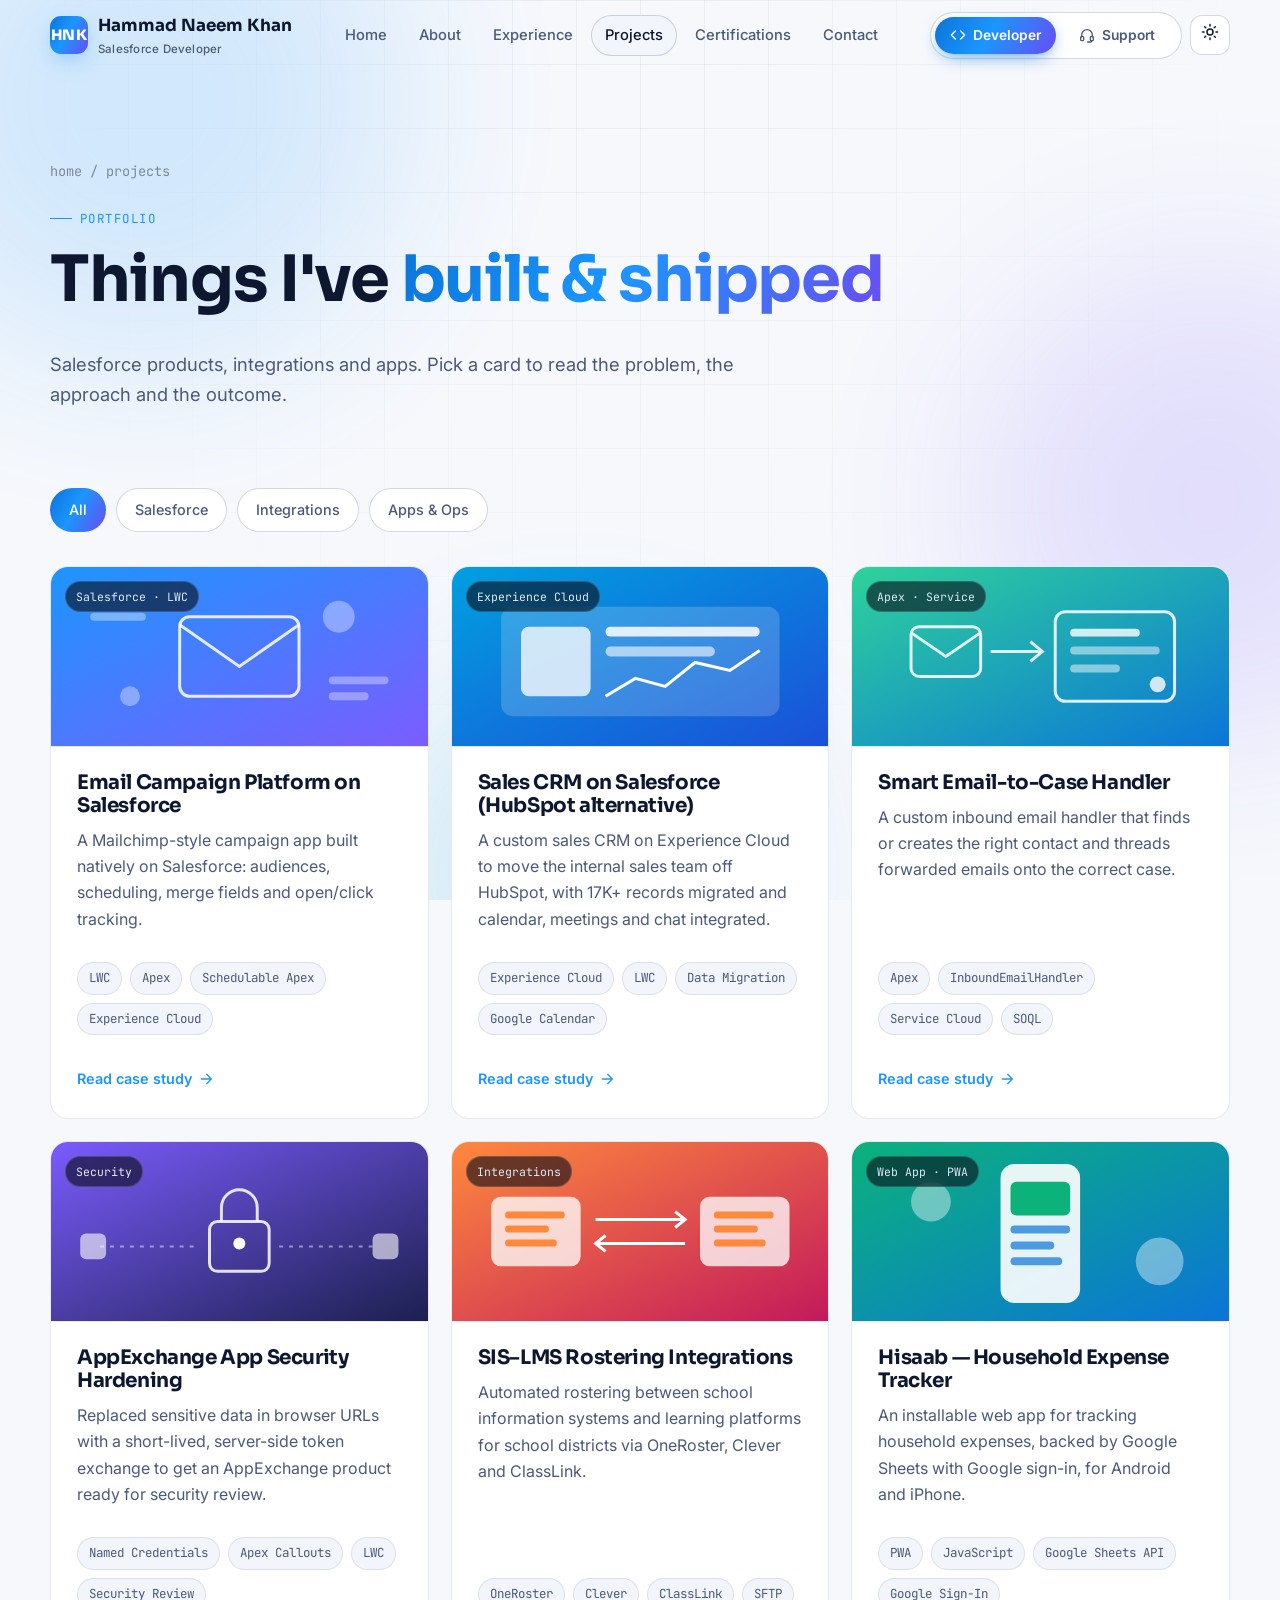
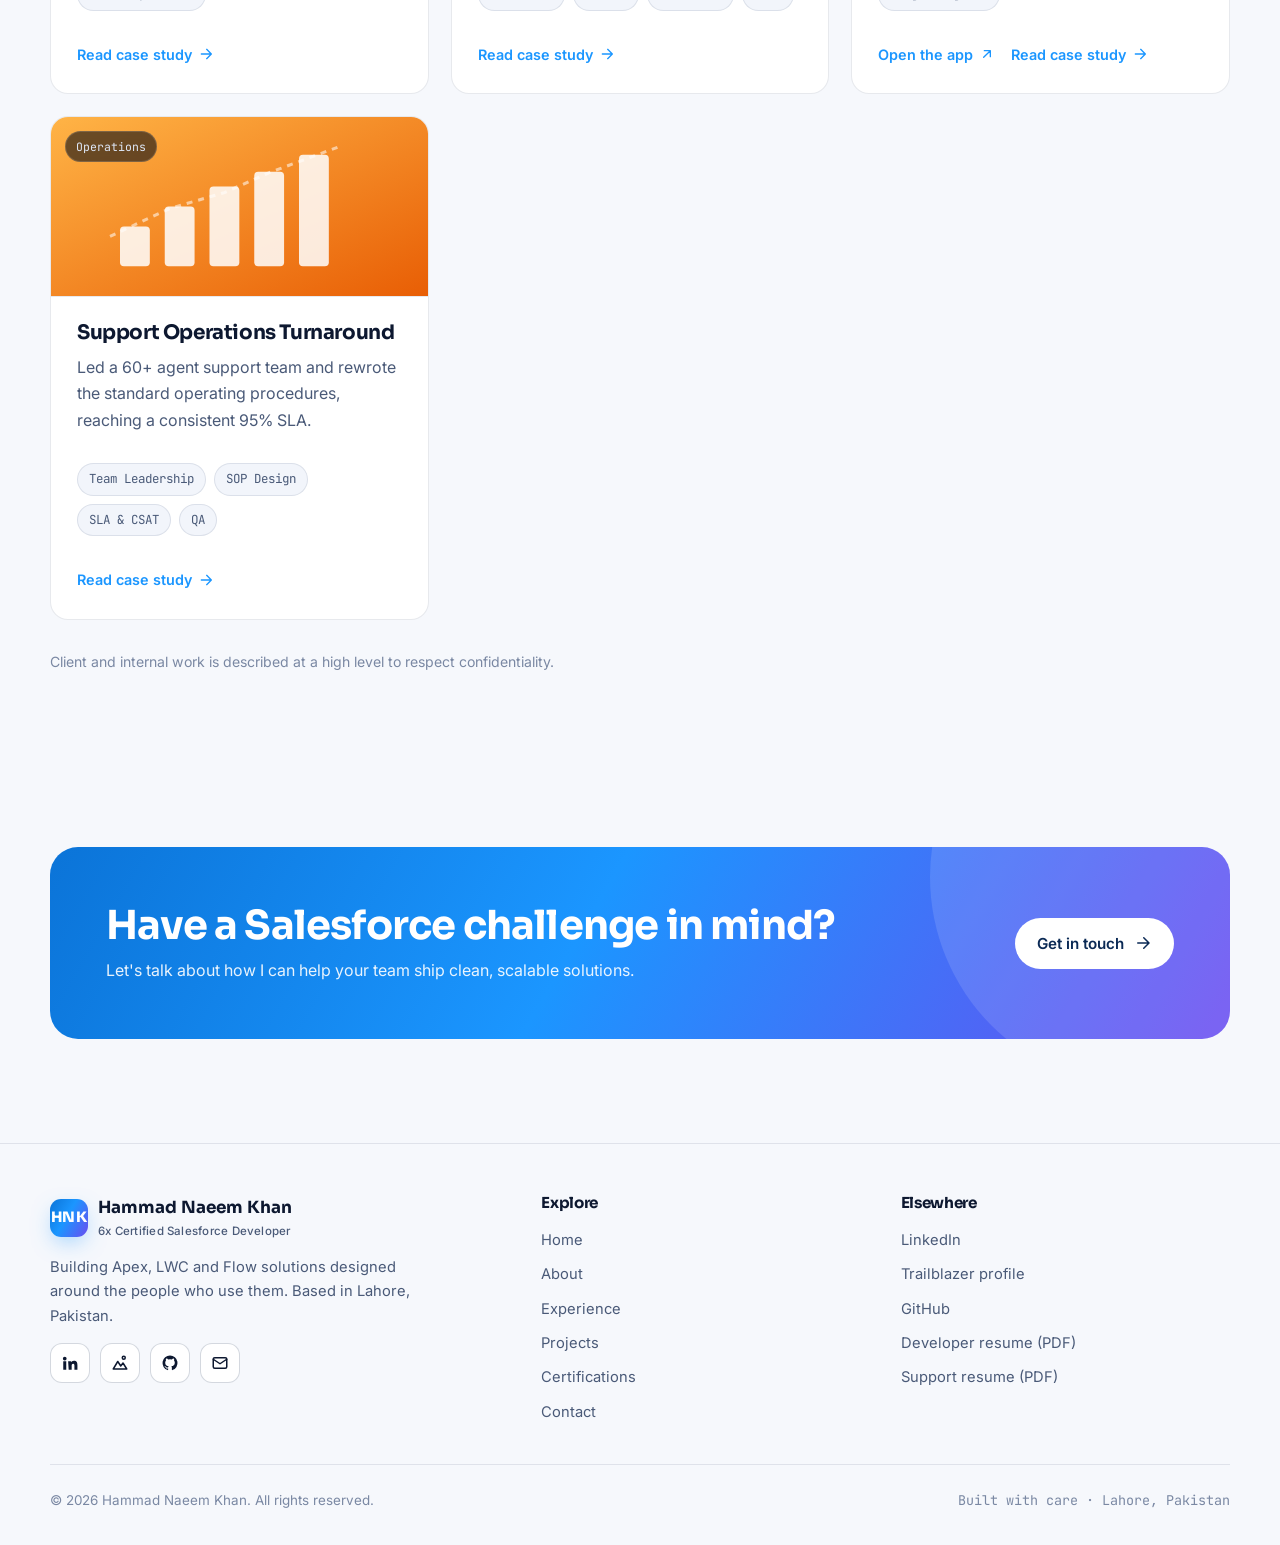
<file: projects.html>
<!doctype html>
<html lang="en" data-theme="dark">
<head>
<meta charset="utf-8">
<meta name="viewport" content="width=device-width, initial-scale=1">
<title>Projects · Hammad Naeem Khan</title>
<meta name="description" content="Case studies by Hammad Naeem Khan: Salesforce LWC apps, Experience Cloud CRM, integrations, support operations and escalation management.">
<meta name="author" content="Hammad Naeem Khan">
<meta name="theme-color" content="#070b14">
<link rel="canonical" href="https://hammad18495.github.io/projects.html">
<meta property="og:type" content="website">
<meta property="og:title" content="Projects · Hammad Naeem Khan">
<meta property="og:description" content="Case studies by Hammad Naeem Khan: Salesforce LWC apps, Experience Cloud CRM, integrations, support operations and escalation management.">
<meta property="og:url" content="https://hammad18495.github.io/projects.html">
<meta property="og:image" content="https://hammad18495.github.io/assets/og.jpg">
<meta name="twitter:card" content="summary_large_image">
<link rel="icon" href="assets/favicon.svg" type="image/svg+xml">
<link rel="apple-touch-icon" href="assets/apple-touch-icon.png">
<script>try{var t=localStorage.getItem('theme');if(t)document.documentElement.dataset.theme=t;else if(matchMedia('(prefers-color-scheme: light)').matches)document.documentElement.dataset.theme='light'}catch(e){}
(function(){var d=document.documentElement,k='dev';try{var q=new URLSearchParams(location.search).get('track');if(q==='dev'||q==='support'){k=q;localStorage.setItem('track',q)}else if(localStorage.getItem('track')==='support')k='support'}catch(e){}d.dataset.track=k})();</script>
<link rel="preconnect" href="https://fonts.googleapis.com"><link rel="preconnect" href="https://fonts.gstatic.com" crossorigin>
<link href="https://fonts.googleapis.com/css2?family=Inter:wght@400;500;600;700&family=JetBrains+Mono:wght@400;500;600&family=Sora:wght@600;700;800&display=swap" rel="stylesheet">
<link rel="stylesheet" href="assets/style.css">

</head>
<body>
<a class="skip" href="#main">Skip to content</a>
<div class="progress" aria-hidden="true"></div>
<div class="bg-fx" aria-hidden="true"><div class="grid"></div><div class="blob b1"></div><div class="blob b2"></div><div class="blob b3"></div></div>
<header class="nav">
  <div class="container">
    <a href="index.html" class="logo" aria-label="Hammad Naeem Khan — home"><span class="logo-mark">HNK</span><span class="logo-text">Hammad Naeem Khan<small><span class="only-dev">Salesforce Developer</span><span class="only-support">Customer Support &amp; Success</span></small></span></a>
    <nav aria-label="Primary"><ul class="nav-links"><li><a href="index.html">Home</a></li><li><a href="about.html">About</a></li><li><a href="experience.html">Experience</a></li><li><a href="projects.html" class="active" aria-current="page">Projects</a></li><li><a href="certifications.html">Certifications</a></li><li><a href="contact.html">Contact</a></li></ul></nav>
    <div class="nav-actions">
      <div class="track-switch" role="radiogroup" aria-label="Show career track">
  <button type="button" role="radio" data-set-track="dev" aria-checked="true"><svg viewBox="0 0 24 24" fill="none" stroke="currentColor" stroke-width="2" stroke-linecap="round" stroke-linejoin="round" aria-hidden="true"><path d="M16 18l6-6-6-6M8 6l-6 6 6 6"/></svg><span class="ts-l">Developer</span><span class="ts-s">Dev</span></button>
  <button type="button" role="radio" data-set-track="support" aria-checked="false"><svg viewBox="0 0 24 24" fill="none" stroke="currentColor" stroke-width="2" stroke-linecap="round" stroke-linejoin="round" aria-hidden="true"><path d="M4 15v-3a8 8 0 0 1 16 0v3"/><rect x="2.5" y="14" width="4.5" height="6.5" rx="1.8"/><rect x="17" y="14" width="4.5" height="6.5" rx="1.8"/><path d="M19.2 20.5c0 1.4-1.6 2-3.7 2H13"/></svg><span class="ts-l">Support</span><span class="ts-s">Support</span></button>
  <i class="ts-pill" aria-hidden="true"></i>
</div>
      <a class="btn btn-primary btn-sm btn-resume hide-l only-dev" href="assets/Hammad-Naeem-Khan-CV.pdf" download><svg viewBox="0 0 24 24" fill="none" stroke="currentColor" stroke-width="2" stroke-linecap="round" stroke-linejoin="round" aria-hidden="true"><path d="M14 3H6a2 2 0 0 0-2 2v14a2 2 0 0 0 2 2h12a2 2 0 0 0 2-2V9z"/><path d="M14 3v6h6M12 12v6M9 15l3 3 3-3"/></svg><span class="rl">Resume</span></a><a class="btn btn-primary btn-sm btn-resume hide-l only-support" href="assets/Hammad-Naeem-Khan-Support-CV.pdf" download><svg viewBox="0 0 24 24" fill="none" stroke="currentColor" stroke-width="2" stroke-linecap="round" stroke-linejoin="round" aria-hidden="true"><path d="M14 3H6a2 2 0 0 0-2 2v14a2 2 0 0 0 2 2h12a2 2 0 0 0 2-2V9z"/><path d="M14 3v6h6M12 12v6M9 15l3 3 3-3"/></svg><span class="rl">Resume</span></a>
      <button class="icon-btn theme-toggle" aria-label="Toggle light and dark theme"><span class="moon"><svg viewBox="0 0 24 24" fill="none" stroke="currentColor" stroke-width="2" stroke-linecap="round" stroke-linejoin="round" aria-hidden="true"><path d="M21 12.8A9 9 0 1 1 11.2 3a7 7 0 0 0 9.8 9.8z"/></svg></span><span class="sun"><svg viewBox="0 0 24 24" fill="none" stroke="currentColor" stroke-width="2" stroke-linecap="round" stroke-linejoin="round" aria-hidden="true"><circle cx="12" cy="12" r="4"/><path d="M12 2v2M12 20v2M4.9 4.9l1.4 1.4M17.7 17.7l1.4 1.4M2 12h2M20 12h2M4.9 19.1l1.4-1.4M17.7 6.3l1.4-1.4"/></svg></span></button>
      <button class="icon-btn menu-btn" aria-label="Open menu" aria-expanded="false"><span></span><span></span><span></span></button>
    </div>
  </div>
</header>
<main id="main">
<section class="page-hero"><div class="container">
  <div class="crumbs reveal"><a href="index.html">home</a><span>/</span><span>projects</span></div>
  <span class="eyebrow reveal d1">Portfolio</span>
  <h1 class="reveal d2"><span class="only-dev">Things I've <span class="grad-text">built &amp; shipped</span></span><span class="only-support">Teams I've led, <span class="grad-text">customers I've helped</span></span></h1>
  <div class="lead-wrap reveal d3"><p class="only-dev lead">Salesforce products, integrations and apps. Pick a card to read the problem, the approach and the outcome.</p><p class="only-support lead">Support operations, escalations and onboarding work. Pick a card to read the challenge, what I did and the impact.</p></div>
</div></section>
<section class="section" style="padding-top:20px"><div class="container">
  <div class="filters reveal" role="group" aria-label="Filter projects"><div class="only-dev filters-in"><button class="filter active" data-filter="all" aria-pressed="true">All</button><button class="filter" data-filter="salesforce" aria-pressed="false">Salesforce</button><button class="filter" data-filter="integrations" aria-pressed="false">Integrations</button><button class="filter" data-filter="apps" aria-pressed="false">Apps &amp; Ops</button></div><div class="only-support filters-in"><button class="filter active" data-filter="all" aria-pressed="true">All</button><button class="filter" data-filter="leadership" aria-pressed="false">Team leadership</button><button class="filter" data-filter="customer" aria-pressed="false">Customer-facing</button><button class="filter" data-filter="tools" aria-pressed="false">Support tooling</button></div></div>
  <div class="grid-3"><article class="card proj reveal d1 only-dev" data-id="campaign-platform" data-cat="salesforce" tabindex="0" role="button" aria-label="Open case study: Email Campaign Platform on Salesforce">
  <div class="proj-visual"><span class="proj-tag">Salesforce · LWC</span><svg class="art" viewBox="0 0 400 180" preserveAspectRatio="xMidYMid slice" aria-hidden="true"><defs><linearGradient id="amail1b96ff" x1="0" y1="0" x2="1" y2="1"><stop offset="0" stop-color="#1b96ff"/><stop offset="1" stop-color="#7c5cff"/></linearGradient></defs><rect width="400" height="180" fill="url(#amail1b96ff)"/><g fill="none" stroke="rgba(255,255,255,.85)" stroke-width="3"><rect x="140" y="50" width="120" height="80" rx="10"/><path d="M140 58l60 42 60-42"/></g><g fill="rgba(255,255,255,.35)"><circle cx="300" cy="50" r="16"/><circle cx="90" cy="130" r="10"/><rect x="290" y="110" width="60" height="8" rx="4"/><rect x="290" y="126" width="40" height="8" rx="4"/><rect x="50" y="46" width="56" height="8" rx="4"/></g></svg></div>
  <div class="proj-body"><h3>Email Campaign Platform on Salesforce</h3><p>A Mailchimp-style campaign app built natively on Salesforce: audiences, scheduling, merge fields and open/click tracking.</p><ul class="chips"><li class="chip">LWC</li><li class="chip">Apex</li><li class="chip">Schedulable Apex</li><li class="chip">Experience Cloud</li></ul>
  <div><span class="proj-link">Read case study <svg viewBox="0 0 24 24" fill="none" stroke="currentColor" stroke-width="2" stroke-linecap="round" stroke-linejoin="round" aria-hidden="true"><path d="M5 12h14M13 5l7 7-7 7"/></svg></span></div></div>
</article><article class="card proj reveal d2 only-dev" data-id="sales-crm" data-cat="salesforce integrations" tabindex="0" role="button" aria-label="Open case study: Sales CRM on Salesforce (HubSpot alternative)">
  <div class="proj-visual"><span class="proj-tag">Experience Cloud</span><svg class="art" viewBox="0 0 400 180" preserveAspectRatio="xMidYMid slice" aria-hidden="true"><defs><linearGradient id="acrm00a1e0" x1="0" y1="0" x2="1" y2="1"><stop offset="0" stop-color="#00a1e0"/><stop offset="1" stop-color="#1b4fd8"/></linearGradient></defs><rect width="400" height="180" fill="url(#acrm00a1e0)"/><g fill="rgba(255,255,255,.18)"><rect x="60" y="40" width="280" height="110" rx="12"/></g><g fill="rgba(255,255,255,.85)"><rect x="80" y="60" width="70" height="70" rx="8" opacity=".9"/><rect x="165" y="60" width="155" height="10" rx="5"/><rect x="165" y="80" width="110" height="10" rx="5" opacity=".7"/></g><polyline points="165,130 195,112 225,120 255,96 290,104 320,84" fill="none" stroke="#fff" stroke-width="3"/></svg></div>
  <div class="proj-body"><h3>Sales CRM on Salesforce (HubSpot alternative)</h3><p>A custom sales CRM on Experience Cloud to move the internal sales team off HubSpot, with 17K+ records migrated and calendar, meetings and chat integrated.</p><ul class="chips"><li class="chip">Experience Cloud</li><li class="chip">LWC</li><li class="chip">Data Migration</li><li class="chip">Google Calendar</li></ul>
  <div><span class="proj-link">Read case study <svg viewBox="0 0 24 24" fill="none" stroke="currentColor" stroke-width="2" stroke-linecap="round" stroke-linejoin="round" aria-hidden="true"><path d="M5 12h14M13 5l7 7-7 7"/></svg></span></div></div>
</article><article class="card proj reveal d3" style="--so:5" data-id="email-to-case" data-cat="salesforce tools" tabindex="0" role="button" aria-label="Open case study: Smart Email-to-Case Handler">
  <div class="proj-visual"><span class="proj-tag">Apex · Service</span><svg class="art" viewBox="0 0 400 180" preserveAspectRatio="xMidYMid slice" aria-hidden="true"><defs><linearGradient id="acase2fd39a" x1="0" y1="0" x2="1" y2="1"><stop offset="0" stop-color="#2fd39a"/><stop offset="1" stop-color="#0b74d8"/></linearGradient></defs><rect width="400" height="180" fill="url(#acase2fd39a)"/><g fill="none" stroke="rgba(255,255,255,.85)" stroke-width="3"><rect x="70" y="60" width="70" height="50" rx="8"/><path d="M70 66l35 24 35-24"/><path d="M150 85h50"/><path d="M190 75l12 10-12 10"/><rect x="215" y="45" width="120" height="90" rx="10"/></g><g fill="rgba(255,255,255,.8)"><rect x="230" y="62" width="70" height="8" rx="4"/><rect x="230" y="80" width="90" height="8" rx="4" opacity=".6"/><rect x="230" y="98" width="50" height="8" rx="4" opacity=".6"/><circle cx="318" cy="118" r="8"/></g></svg></div>
  <div class="proj-body"><h3>Smart Email-to-Case Handler</h3><p>A custom inbound email handler that finds or creates the right contact and threads forwarded emails onto the correct case.</p><ul class="chips"><li class="chip">Apex</li><li class="chip">InboundEmailHandler</li><li class="chip">Service Cloud</li><li class="chip">SOQL</li></ul>
  <div><span class="proj-link">Read case study <svg viewBox="0 0 24 24" fill="none" stroke="currentColor" stroke-width="2" stroke-linecap="round" stroke-linejoin="round" aria-hidden="true"><path d="M5 12h14M13 5l7 7-7 7"/></svg></span></div></div>
</article><article class="card proj reveal d1 only-dev" data-id="appexchange-security" data-cat="salesforce integrations" tabindex="0" role="button" aria-label="Open case study: AppExchange App Security Hardening">
  <div class="proj-visual"><span class="proj-tag">Security</span><svg class="art" viewBox="0 0 400 180" preserveAspectRatio="xMidYMid slice" aria-hidden="true"><defs><linearGradient id="alock7c5cff" x1="0" y1="0" x2="1" y2="1"><stop offset="0" stop-color="#7c5cff"/><stop offset="1" stop-color="#1b1f4d"/></linearGradient></defs><rect width="400" height="180" fill="url(#alock7c5cff)"/><g fill="none" stroke="rgba(255,255,255,.85)" stroke-width="3"><rect x="170" y="80" width="60" height="50" rx="8"/><path d="M182 80v-14a18 18 0 0 1 36 0v14"/></g><circle cx="200" cy="102" r="6" fill="#fff"/><g stroke="rgba(255,255,255,.45)" stroke-width="2" stroke-dasharray="4 6"><path d="M60 105h100M240 105h100"/></g><g fill="rgba(255,255,255,.6)"><rect x="40" y="92" width="26" height="26" rx="6"/><rect x="334" y="92" width="26" height="26" rx="6"/></g></svg></div>
  <div class="proj-body"><h3>AppExchange App Security Hardening</h3><p>Replaced sensitive data in browser URLs with a short-lived, server-side token exchange to get an AppExchange product ready for security review.</p><ul class="chips"><li class="chip">Named Credentials</li><li class="chip">Apex Callouts</li><li class="chip">LWC</li><li class="chip">Security Review</li></ul>
  <div><span class="proj-link">Read case study <svg viewBox="0 0 24 24" fill="none" stroke="currentColor" stroke-width="2" stroke-linecap="round" stroke-linejoin="round" aria-hidden="true"><path d="M5 12h14M13 5l7 7-7 7"/></svg></span></div></div>
</article><article class="card proj reveal d2" style="--so:4" data-id="sis-lms" data-cat="integrations customer" tabindex="0" role="button" aria-label="Open case study: SIS–LMS Rostering Integrations">
  <div class="proj-visual"><span class="proj-tag">Integrations</span><svg class="art" viewBox="0 0 400 180" preserveAspectRatio="xMidYMid slice" aria-hidden="true"><defs><linearGradient id="asyncff8a3d" x1="0" y1="0" x2="1" y2="1"><stop offset="0" stop-color="#ff8a3d"/><stop offset="1" stop-color="#c2185b"/></linearGradient></defs><rect width="400" height="180" fill="url(#asyncff8a3d)"/><g fill="rgba(255,255,255,.85)"><rect x="50" y="55" width="90" height="70" rx="10" opacity=".9"/><rect x="260" y="55" width="90" height="70" rx="10" opacity=".9"/></g><g fill="none" stroke="#fff" stroke-width="3"><path d="M155 78h90M235 70l10 8-10 8"/><path d="M245 102h-90M165 94l-10 8 10 8"/></g><g fill="#ff8a3d"><rect x="64" y="70" width="60" height="7" rx="3"/><rect x="64" y="84" width="44" height="7" rx="3"/><rect x="64" y="98" width="52" height="7" rx="3"/><rect x="274" y="70" width="60" height="7" rx="3"/><rect x="274" y="84" width="44" height="7" rx="3"/><rect x="274" y="98" width="52" height="7" rx="3"/></g></svg></div>
  <div class="proj-body"><h3>SIS–LMS Rostering Integrations</h3><p>Automated rostering between school information systems and learning platforms for school districts via OneRoster, Clever and ClassLink.</p><ul class="chips"><li class="chip">OneRoster</li><li class="chip">Clever</li><li class="chip">ClassLink</li><li class="chip">SFTP</li></ul>
  <div><span class="proj-link">Read case study <svg viewBox="0 0 24 24" fill="none" stroke="currentColor" stroke-width="2" stroke-linecap="round" stroke-linejoin="round" aria-hidden="true"><path d="M5 12h14M13 5l7 7-7 7"/></svg></span></div></div>
</article><article class="card proj reveal d3 only-dev" data-id="hisaab" data-cat="apps" tabindex="0" role="button" aria-label="Open case study: Hisaab — Household Expense Tracker">
  <div class="proj-visual"><span class="proj-tag">Web App · PWA</span><svg class="art" viewBox="0 0 400 180" preserveAspectRatio="xMidYMid slice" aria-hidden="true"><defs><linearGradient id="aapp0bb37a" x1="0" y1="0" x2="1" y2="1"><stop offset="0" stop-color="#0bb37a"/><stop offset="1" stop-color="#0b74d8"/></linearGradient></defs><rect width="400" height="180" fill="url(#aapp0bb37a)"/><rect x="160" y="22" width="80" height="140" rx="14" fill="rgba(255,255,255,.9)"/><rect x="170" y="40" width="60" height="34" rx="6" fill="#0bb37a"/><g fill="#0b74d8" opacity=".7"><rect x="170" y="84" width="60" height="8" rx="4"/><rect x="170" y="100" width="44" height="8" rx="4"/><rect x="170" y="116" width="52" height="8" rx="4"/></g><g fill="rgba(255,255,255,.4)"><circle cx="90" cy="60" r="20"/><circle cx="320" cy="120" r="24"/></g></svg></div>
  <div class="proj-body"><h3>Hisaab — Household Expense Tracker</h3><p>An installable web app for tracking household expenses, backed by Google Sheets with Google sign-in, for Android and iPhone.</p><ul class="chips"><li class="chip">PWA</li><li class="chip">JavaScript</li><li class="chip">Google Sheets API</li><li class="chip">Google Sign-In</li></ul>
  <div><a class="proj-link" href="https://hammad18495.github.io/hisaab/" target="_blank" rel="noopener" style="margin-right:16px">Open the app <svg viewBox="0 0 24 24" fill="none" stroke="currentColor" stroke-width="2" stroke-linecap="round" stroke-linejoin="round" aria-hidden="true"><path d="M7 17L17 7M8 7h9v9"/></svg></a><span class="proj-link">Read case study <svg viewBox="0 0 24 24" fill="none" stroke="currentColor" stroke-width="2" stroke-linecap="round" stroke-linejoin="round" aria-hidden="true"><path d="M5 12h14M13 5l7 7-7 7"/></svg></span></div></div>
</article><article class="card proj reveal d1" style="--so:2" data-id="support-ops" data-cat="apps leadership" tabindex="0" role="button" aria-label="Open case study: Support Operations Turnaround">
  <div class="proj-visual"><span class="proj-tag">Operations</span><svg class="art" viewBox="0 0 400 180" preserveAspectRatio="xMidYMid slice" aria-hidden="true"><defs><linearGradient id="aopsffb547" x1="0" y1="0" x2="1" y2="1"><stop offset="0" stop-color="#ffb547"/><stop offset="1" stop-color="#e85d04"/></linearGradient></defs><rect width="400" height="180" fill="url(#aopsffb547)"/><g fill="rgba(255,255,255,.85)"><rect x="80" y="110" width="30" height="40" rx="4"/><rect x="125" y="90" width="30" height="60" rx="4"/><rect x="170" y="70" width="30" height="80" rx="4"/><rect x="215" y="55" width="30" height="95" rx="4"/><rect x="260" y="38" width="30" height="112" rx="4"/></g><path d="M70 120L130 92 185 76 230 56 300 30" fill="none" stroke="rgba(255,255,255,.55)" stroke-width="3" stroke-dasharray="6 6"/></svg></div>
  <div class="proj-body"><h3>Support Operations Turnaround</h3><p>Led a 60+ agent support team and rewrote the standard operating procedures, reaching a consistent 95% SLA.</p><ul class="chips"><li class="chip">Team Leadership</li><li class="chip">SOP Design</li><li class="chip">SLA & CSAT</li><li class="chip">QA</li></ul>
  <div><span class="proj-link">Read case study <svg viewBox="0 0 24 24" fill="none" stroke="currentColor" stroke-width="2" stroke-linecap="round" stroke-linejoin="round" aria-hidden="true"><path d="M5 12h14M13 5l7 7-7 7"/></svg></span></div></div>
</article><article class="card proj reveal d2 only-support" style="--so:1" data-id="edx-escalations" data-cat="customer" tabindex="0" role="button" aria-label="Open case study: Escalation Desk for a Global Learning Platform">
  <div class="proj-visual"><span class="proj-tag">Escalations · EdTech</span><svg class="art" viewBox="0 0 400 180" preserveAspectRatio="xMidYMid slice" aria-hidden="true"><defs><linearGradient id="acase14b8a6" x1="0" y1="0" x2="1" y2="1"><stop offset="0" stop-color="#14b8a6"/><stop offset="1" stop-color="#0e7490"/></linearGradient></defs><rect width="400" height="180" fill="url(#acase14b8a6)"/><g fill="none" stroke="rgba(255,255,255,.85)" stroke-width="3"><rect x="70" y="60" width="70" height="50" rx="8"/><path d="M70 66l35 24 35-24"/><path d="M150 85h50"/><path d="M190 75l12 10-12 10"/><rect x="215" y="45" width="120" height="90" rx="10"/></g><g fill="rgba(255,255,255,.8)"><rect x="230" y="62" width="70" height="8" rx="4"/><rect x="230" y="80" width="90" height="8" rx="4" opacity=".6"/><rect x="230" y="98" width="50" height="8" rx="4" opacity=".6"/><circle cx="318" cy="118" r="8"/></g></svg></div>
  <div class="proj-body"><h3>Escalation Desk for a Global Learning Platform</h3><p>The escalation point for edX learners: complex enrollment, certificate, payment and access cases, kept at 4.5+ CSAT across 200+ cases a month.</p><ul class="chips"><li class="chip">Escalations</li><li class="chip">Zendesk</li><li class="chip">Salesforce</li><li class="chip">Knowledge Base</li></ul>
  <div><span class="proj-link">Read case study <svg viewBox="0 0 24 24" fill="none" stroke="currentColor" stroke-width="2" stroke-linecap="round" stroke-linejoin="round" aria-hidden="true"><path d="M5 12h14M13 5l7 7-7 7"/></svg></span></div></div>
</article><article class="card proj reveal d3 only-support" style="--so:3" data-id="agent-training" data-cat="leadership" tabindex="0" role="button" aria-label="Open case study: Agent Training & Mentoring">
  <div class="proj-visual"><span class="proj-tag">Coaching · People</span><svg class="art" viewBox="0 0 400 180" preserveAspectRatio="xMidYMid slice" aria-hidden="true"><defs><linearGradient id="aops0fb5a0" x1="0" y1="0" x2="1" y2="1"><stop offset="0" stop-color="#0fb5a0"/><stop offset="1" stop-color="#d97706"/></linearGradient></defs><rect width="400" height="180" fill="url(#aops0fb5a0)"/><g fill="rgba(255,255,255,.85)"><rect x="80" y="110" width="30" height="40" rx="4"/><rect x="125" y="90" width="30" height="60" rx="4"/><rect x="170" y="70" width="30" height="80" rx="4"/><rect x="215" y="55" width="30" height="95" rx="4"/><rect x="260" y="38" width="30" height="112" rx="4"/></g><path d="M70 120L130 92 185 76 230 56 300 30" fill="none" stroke="rgba(255,255,255,.55)" stroke-width="3" stroke-dasharray="6 6"/></svg></div>
  <div class="proj-body"><h3>Agent Training & Mentoring</h3><p>Trained and mentored two new agent batches (20+ people), several of whom went on to senior and team-lead roles.</p><ul class="chips"><li class="chip">Training</li><li class="chip">Mentoring</li><li class="chip">QA Coaching</li><li class="chip">Onboarding</li></ul>
  <div><span class="proj-link">Read case study <svg viewBox="0 0 24 24" fill="none" stroke="currentColor" stroke-width="2" stroke-linecap="round" stroke-linejoin="round" aria-hidden="true"><path d="M5 12h14M13 5l7 7-7 7"/></svg></span></div></div>
</article></div>
  <p class="reveal" style="color:var(--faint);font-size:.88rem;margin-top:30px">Client and internal work is described at a high level to respect confidentiality.</p>
</div></section>
<section class="section-tight"><div class="container"><div class="cta-band reveal">
  <div><h2><span class="only-dev">Have a Salesforce challenge in mind?</span><span class="only-support">Need someone who keeps customers happy?</span></h2><p><span class="only-dev">Let's talk about how I can help your team ship clean, scalable solutions.</span><span class="only-support">Let's talk about how I can help your customers get answers fast and stay successful.</span></p></div>
  <a class="btn" href="contact.html">Get in touch <svg viewBox="0 0 24 24" fill="none" stroke="currentColor" stroke-width="2" stroke-linecap="round" stroke-linejoin="round" aria-hidden="true"><path d="M5 12h14M13 5l7 7-7 7"/></svg></a>
</div></div></section>
<div class="modal" id="modal" aria-hidden="true" role="dialog" aria-modal="true" aria-labelledby="modal-title">
  <div class="modal-backdrop"></div>
  <div class="modal-box"><div class="modal-head"><span class="eyebrow"></span><h3 id="modal-title"></h3>
  <button class="icon-btn modal-close" aria-label="Close"><svg viewBox="0 0 24 24" fill="none" stroke="currentColor" stroke-width="2" stroke-linecap="round" stroke-linejoin="round" aria-hidden="true"><path d="M6 6l12 12M18 6L6 18"/></svg></button></div><div class="modal-content"></div></div>
</div>
<template id="case-campaign-platform" data-title="Email Campaign Platform on Salesforce" data-kicker="In-house product · Arbisoft"><ul class="chips" style="margin-top:0"><li class="chip">LWC</li><li class="chip">Apex</li><li class="chip">Schedulable Apex</li><li class="chip">Experience Cloud</li><li class="chip">SOQL</li></ul><h4>The goal</h4><p>Give teams Mailchimp-style email campaigns without leaving Salesforce, keeping contacts, campaigns and engagement data in the CRM where sales and marketing already work. It started as an R&amp;D task to study Mailchimp's model and plan an AppExchange-ready equivalent.</p>
<h4>What I built</h4><ul>
<li>A Lightning Web Component application to create campaigns, add members and schedule sends, backed by an Apex service layer and six custom objects.</li>
<li>A public Experience Cloud site with a custom controller to record email opens and link clicks, designed carefully around Guest User access.</li>
<li>Merge-field rendering from the CRM record through to the delivered email, and scheduled delivery with Schedulable Apex.</li>
<li>A refactor from custom modal forms to native <code>lightning-record-edit-form</code>, with a reusable <code>recordFormModal</code> component, so validation and field-level security come from the platform.</li></ul>
<h4>Quality &amp; review</h4><ul>
<li>Reviewed ~2,700 lines of Apex across 7 classes; flagged and fixed missing exception handling on <code>@AuraEnabled</code> methods, unguarded single-row SOQL, silent scheduler failures and a send-before-commit race condition.</li>
<li>Wrote a post-install admin guide covering permission sets, Experience Cloud setup, Guest User permissions, sharing rules and end-to-end testing.</li></ul>
<h4>Stack</h4><p>LWC · Apex · Schedulable &amp; async Apex · SOQL · Experience Cloud · Custom Labels · VS Code / SFDX</p></template>
<template id="case-sales-crm" data-title="Sales CRM on Salesforce (HubSpot alternative)" data-kicker="Internal platform · Arbisoft"><ul class="chips" style="margin-top:0"><li class="chip">Experience Cloud</li><li class="chip">LWC</li><li class="chip">Data Migration</li><li class="chip">Google Calendar</li><li class="chip">Slack</li></ul><h4>The goal</h4><p>Replace a paid HubSpot subscription with a HubSpot-like sales workspace built on Salesforce, using the company's partner internal-use licenses for a sales team of around 20 users.</p>
<h4>What I built</h4><ul>
<li>A custom sales site on Experience Cloud that covers the full sales lifecycle: contacts, accounts, activities and pipeline.</li>
<li>Migrated 4K+ contacts, 13K+ accounts and their activity history from HubSpot, with data validation and relationship mapping.</li>
<li>Integrated Google Calendar and Google Meet for scheduling, plus live chat routed through a Slack webhook.</li>
<li>Prepared the proposal deck with a cost comparison against the HubSpot subscription.</li></ul>
<h4>Impact</h4><p>One platform for sales and the rest of the business, lower tooling cost, and sales data that lives in the same org as delivery and finance.</p>
<h4>Stack</h4><p>Experience Cloud · LWC · Apex · Data Loader · Google Workspace APIs · Slack webhooks</p></template>
<template id="case-email-to-case" data-title="Smart Email-to-Case Handler" data-kicker="Custom Apex email service"><ul class="chips" style="margin-top:0"><li class="chip">Apex</li><li class="chip">InboundEmailHandler</li><li class="chip">Service Cloud</li><li class="chip">SOQL</li></ul><h4>The problem</h4><p>Customers often email a person directly instead of the support address. Standard Email-to-Case routing can't tell who the original sender was or which case the message belongs to once it's forwarded.</p>
<h4>The approach</h4><ul>
<li>A custom <code>Messaging.InboundEmailHandler</code> behind a Salesforce email service address. Staff simply forward the email.</li>
<li>Find-or-create logic for the original sender's Contact, so a message never hits a dead end.</li>
<li>Scans the subject and body for a case identifier: attaches the email to the existing Case when found, or opens a new Case and attaches it there.</li>
<li>Bulk-safe SOQL, defensive parsing and test classes covering matched, unmatched and new-contact paths.</li></ul>
<h4>Stack</h4><p>Apex · Email Services · Service Cloud · Apex test classes</p></template>
<template id="case-appexchange-security" data-title="AppExchange App Security Hardening" data-kicker="Security remediation · AppExchange product"><ul class="chips" style="margin-top:0"><li class="chip">Named Credentials</li><li class="chip">Apex Callouts</li><li class="chip">LWC</li><li class="chip">Security Review</li></ul><h4>The problem</h4><p>A security assessment flagged that personal data was being passed through browser URLs. The product needed a fix that would pass AppExchange security review without breaking the user flow.</p>
<h4>The approach</h4><ul>
<li>Moved to a server-side token exchange through a Named Credential: the browser only ever sees an opaque, short-lived token, never the data itself.</li>
<li>Updated the LWC flow and Apex callouts, rewrote the affected test classes, and tightened cookie and transport headers.</li>
<li>Wrote a ten-phase remediation runbook covering backend endpoint requirements, org configuration, component changes, tests and resubmission steps.</li></ul>
<h4>Stack</h4><p>Apex · Named Credentials · HTTP callouts · LWC · Salesforce security review</p></template>
<template id="case-sis-lms" data-title="SIS–LMS Rostering Integrations" data-kicker="Client: SummitK12"><ul class="chips" style="margin-top:0"><li class="chip">OneRoster</li><li class="chip">Clever</li><li class="chip">ClassLink</li><li class="chip">SFTP</li><li class="chip">Canvas</li><li class="chip">Schoology</li></ul><h4>The goal</h4><p>Remove manual roster entry for teachers and students by keeping student information systems and learning platforms in sync, automatically and securely.</p>
<h4>What I did</h4><ul>
<li>Led SIS–LMS integrations for school districts using OneRoster, Clever and ClassLink, configuring secure automated syncs with district IT teams.</li>
<li>Diagnosed and fixed malformed OneRoster files, SFTP sync failures and credential mismatches with Engineering and Support.</li>
<li>Onboarded and trained school administrators on configuration and best practices.</li></ul>
<h4>Impact</h4><ul><li>Removed a recurring source of enrollment errors.</li><li>Fewer repeat support tickets from onboarded districts.</li></ul>
<h4>Stack</h4><p>OneRoster · Clever · ClassLink · SFTP / FileZilla · Canvas · Schoology · Google Workspace</p></template>
<template id="case-hisaab" data-title="Hisaab — Household Expense Tracker" data-kicker="Personal project"><ul class="chips" style="margin-top:0"><li class="chip">PWA</li><li class="chip">JavaScript</li><li class="chip">Google Sheets API</li><li class="chip">Google Sign-In</li><li class="chip">GitHub Pages</li></ul><h4>The goal</h4><p>Make household expense tracking easy on a phone instead of editing a spreadsheet by hand, and let family members on Android and iPhone add entries to the same data.</p>
<h4>What I built</h4><ul>
<li>One installable web app (PWA) for both Android and iPhone, with Google sign-in.</li>
<li>Google Sheets as the data store: each user's data stays in their own sheet, shared only with people they choose.</li>
<li>Monthly tabs, category reviews and a dashboard of where the money goes.</li></ul>
<h4>Status</h4><p>In use and with a small group of testers, with a Google Play Store release planned.</p>
<h4>Stack</h4><p>HTML · CSS · JavaScript · Google Identity · Google Sheets API · GitHub Pages</p><p style="margin-top:22px"><a class="btn btn-primary btn-sm" href="https://hammad18495.github.io/hisaab/" target="_blank" rel="noopener">Open the app <svg viewBox="0 0 24 24" fill="none" stroke="currentColor" stroke-width="2" stroke-linecap="round" stroke-linejoin="round" aria-hidden="true"><path d="M7 17L17 7M8 7h9v9"/></svg></a></p></template>
<template id="case-support-ops" data-title="Support Operations Turnaround" data-kicker="MindBridge BPO · Client: Uber"><ul class="chips" style="margin-top:0"><li class="chip">Team Leadership</li><li class="chip">SOP Design</li><li class="chip">SLA & CSAT</li><li class="chip">QA</li></ul><div class="only-dev"><h4>The challenge</h4><p>A large support operation with high turnover, rising shrinkage and SLA pressure.</p>
<h4>What I did</h4><ul>
<li>Led a full revision of Standard Operating Procedures, reaching a consistent 95% SLA.</li>
<li>Introduced coaching and scheduling changes that reduced shrinkage and attrition.</li>
<li>Ran daily QA, performance reporting and CSAT tracking against client-defined metrics.</li>
<li>Trained and mentored two new agent batches (20+ people), several of whom moved into senior and team-lead roles.</li></ul>
<h4>Why it matters for my development work</h4><p>I've seen first-hand what happens when systems ignore how people actually work. That's why I design for the end user and the business process, not just the acceptance criteria.</p></div><div class="only-support"><h4>The challenge</h4><p>A large Uber support operation across MENA, UK and SSA with high turnover, rising shrinkage and constant SLA pressure.</p>
<h4>What I did</h4><ul>
<li>Led a full revision of Standard Operating Procedures so agents had one clear, current way to handle each contact type.</li>
<li>Introduced coaching and scheduling changes that reduced shrinkage and attrition during a period of high turnover.</li>
<li>Ran daily quality assurance, performance reporting and CSAT tracking against client-defined metrics.</li></ul>
<h4>Impact</h4><ul><li>A consistent 95% SLA across a 60+ agent team.</li><li>A steadier team, with less time lost to shrinkage and fewer people leaving.</li></ul></div></template>
<template id="case-edx-escalations" data-title="Escalation Desk for a Global Learning Platform" data-kicker="Arbisoft · Client: edX / 2U"><ul class="chips" style="margin-top:0"><li class="chip">Escalations</li><li class="chip">Zendesk</li><li class="chip">Salesforce</li><li class="chip">Knowledge Base</li></ul><h4>The context</h4><p>edX serves learners worldwide, and the hardest cases (enrollment, certificates, payments and platform access) land on a small escalation desk. I started on the front line handling 1,000+ tickets a month across email and chat, then moved up to Student Advisor.</p>
<h4>What I did</h4><ul>
<li>Resolved escalated, technically complex learner cases, and acted as the escalation point for the wider support team.</li>
<li>Diagnosed account, course-delivery and technical faults, and coordinated fixes with engineering.</li>
<li>Escalated systemic platform defects with clear reproduction steps, shortening diagnosis time on recurring issues.</li>
<li>Documented recurring issue patterns and resolution paths as knowledge-base content for the wider team.</li></ul>
<h4>Impact</h4><ul><li>4.5+ CSAT across 200+ escalated interactions a month.</li><li>Response-time SLAs met consistently at 1,000+ tickets a month.</li></ul>
<h4>Tools</h4><p>Salesforce · Zendesk · Email &amp; chat support</p></template>
<template id="case-agent-training" data-title="Agent Training &amp; Mentoring" data-kicker="MindBridge BPO · Client: Uber"><ul class="chips" style="margin-top:0"><li class="chip">Training</li><li class="chip">Mentoring</li><li class="chip">QA Coaching</li><li class="chip">Onboarding</li></ul><h4>The goal</h4><p>Get new hires productive quickly on a demanding, multi-region support process without letting quality slip.</p>
<h4>What I did</h4><ul>
<li>Trained and mentored two new agent batches (20+ people) in 2019.</li>
<li>Coached agents through quality reviews against client-defined metrics.</li>
<li>Led by example: as a Customer Service Specialist I kept quality scores above 95% and CSAT above 4.0.</li></ul>
<h4>Impact</h4><p>Several of the people I trained moved into senior and team-lead roles.</p></template>
</main>
<footer class="footer">
  <div class="container">
    <div class="footer-grid">
      <div>
        <a href="index.html" class="logo"><span class="logo-mark">HNK</span><span>Hammad Naeem Khan<small><span class="only-dev">6x Certified Salesforce Developer</span><span class="only-support">Customer Support &amp; Success Specialist</span></small></span></a>
        <p style="margin-top:14px"><span class="only-dev">Building Apex, LWC and Flow solutions designed around the people who use them. Based in Lahore, Pakistan.</span><span class="only-support">Resolving escalations, onboarding customers and leading support teams for 8+ years. Based in Lahore, Pakistan.</span></p>
        <div class="socials">
          <a class="icon-btn" href="https://www.linkedin.com/in/hammad18495/" target="_blank" rel="noopener" aria-label="LinkedIn"><svg viewBox="0 0 24 24" fill="currentColor" aria-hidden="true"><path d="M4.98 3.5a2.5 2.5 0 1 1 0 5 2.5 2.5 0 0 1 0-5zM3 9.5h4V21H3zM9.5 9.5h3.8v1.6h.06c.53-1 1.83-2.06 3.77-2.06 4.03 0 4.77 2.65 4.77 6.1V21h-4v-5.1c0-1.22-.02-2.8-1.7-2.8-1.71 0-1.97 1.33-1.97 2.7V21h-4z"/></svg></a>
          <a class="icon-btn" href="https://www.salesforce.com/trailblazer/hammad18495" target="_blank" rel="noopener" aria-label="Trailhead profile"><svg viewBox="0 0 24 24" fill="none" stroke="currentColor" stroke-width="2" stroke-linecap="round" stroke-linejoin="round" aria-hidden="true"><path d="M3 20l6-10 4 6 3-4 5 8z"/><circle cx="17" cy="5" r="2"/></svg></a>
          <a class="icon-btn" href="https://github.com/hammad18495" target="_blank" rel="noopener" aria-label="GitHub"><svg viewBox="0 0 24 24" fill="currentColor" aria-hidden="true"><path d="M12 2a10 10 0 0 0-3.16 19.49c.5.09.68-.22.68-.48v-1.7c-2.78.6-3.37-1.34-3.37-1.34-.45-1.16-1.11-1.47-1.11-1.47-.9-.62.07-.6.07-.6 1 .07 1.53 1.03 1.53 1.03.9 1.52 2.34 1.08 2.91.83.09-.65.35-1.08.63-1.33-2.22-.25-4.55-1.11-4.55-4.94 0-1.09.39-1.98 1.03-2.68-.1-.25-.45-1.27.1-2.65 0 0 .84-.27 2.75 1.02a9.6 9.6 0 0 1 5 0c1.91-1.29 2.75-1.02 2.75-1.02.55 1.38.2 2.4.1 2.65.64.7 1.03 1.59 1.03 2.68 0 3.84-2.34 4.68-4.57 4.93.36.31.68.92.68 1.85v2.74c0 .27.18.58.69.48A10 10 0 0 0 12 2z"/></svg></a>
          <a class="icon-btn" href="mailto:hammad18495@gmail.com" aria-label="Email"><svg viewBox="0 0 24 24" fill="none" stroke="currentColor" stroke-width="2" stroke-linecap="round" stroke-linejoin="round" aria-hidden="true"><rect x="3" y="5" width="18" height="14" rx="2"/><path d="M3 7l9 6 9-6"/></svg></a>
        </div>
      </div>
      <div><h4>Explore</h4><ul><li><a href="index.html">Home</a></li><li><a href="about.html">About</a></li><li><a href="experience.html">Experience</a></li><li><a href="projects.html">Projects</a></li><li><a href="certifications.html">Certifications</a></li><li><a href="contact.html">Contact</a></li></ul></div>
      <div><h4>Elsewhere</h4><ul>
        <li><a href="https://www.linkedin.com/in/hammad18495/" target="_blank" rel="noopener">LinkedIn</a></li>
        <li><a href="https://www.salesforce.com/trailblazer/hammad18495" target="_blank" rel="noopener">Trailblazer profile</a></li>
        <li><a href="https://github.com/hammad18495" target="_blank" rel="noopener">GitHub</a></li>
        <li><a href="assets/Hammad-Naeem-Khan-CV.pdf" download>Developer resume (PDF)</a></li>
        <li><a href="assets/Hammad-Naeem-Khan-Support-CV.pdf" download>Support resume (PDF)</a></li>
      </ul></div>
    </div>
    <div class="footer-bottom"><span>© <span class="year">2026</span> Hammad Naeem Khan. All rights reserved.</span><span class="mono">Built with care · Lahore, Pakistan</span></div>
  </div>
</footer>
<button class="icon-btn to-top" aria-label="Back to top"><svg viewBox="0 0 24 24" fill="none" stroke="currentColor" stroke-width="2" stroke-linecap="round" stroke-linejoin="round" aria-hidden="true"><path d="M12 19V5M5 12l7-7 7 7"/></svg></button>
<script src="assets/main.js" defer></script>
</body>
</html>
</file>
<file: assets/style.css>
/* ===== Hammad Naeem Khan — Portfolio ===== */
:root{
  --bg:#070b14; --bg-2:#0c1220; --surface:#111a2c; --surface-2:#16213a;
  --line:rgba(148,173,214,.14); --line-2:rgba(148,173,214,.26);
  --text:#e8eefb; --muted:#9fb0cc; --faint:#6b7d9c;
  --brand:#1b96ff; --brand-2:#57c3ff; --accent:#7c5cff; --warm:#ffb547; --ok:#2fd39a;
  --grad:linear-gradient(120deg,#1b96ff 0%,#57c3ff 45%,#7c5cff 100%);
  --shadow:0 20px 60px -20px rgba(0,0,0,.6);
  --radius:18px; --radius-sm:12px;
  --nav-h:72px;
  --font:'Inter',system-ui,-apple-system,Segoe UI,Roboto,sans-serif;
  --display:'Sora','Inter',system-ui,sans-serif;
  --mono:'JetBrains Mono',ui-monospace,Menlo,Consolas,monospace;
  color-scheme:dark;
}
:root[data-theme="light"]{
  --bg:#f6f8fc; --bg-2:#eef2f9; --surface:#ffffff; --surface-2:#f2f5fb;
  --line:rgba(20,40,80,.10); --line-2:rgba(20,40,80,.18);
  --text:#0d1830; --muted:#4a5a78; --faint:#7a88a3;
  --brand:#0b74d8; --brand-2:#1b96ff; --accent:#6a4cf0;
  --grad:linear-gradient(120deg,#0b74d8 0%,#1b96ff 45%,#6a4cf0 100%);
  --shadow:0 20px 50px -24px rgba(20,40,90,.28);
  color-scheme:light;
}
*,*::before,*::after{box-sizing:border-box}
html{scroll-behavior:smooth;-webkit-text-size-adjust:100%}
body{margin:0;font-family:var(--font);background:var(--bg);color:var(--text);line-height:1.65;font-size:16px;overflow-x:hidden;-webkit-font-smoothing:antialiased;transition:background .4s,color .4s}
img{max-width:100%;display:block}
a{color:inherit;text-decoration:none}
button{font:inherit;color:inherit;cursor:pointer;border:0;background:none}
::selection{background:var(--brand);color:#fff}
h1,h2,h3,h4{font-family:var(--display);line-height:1.15;margin:0 0 .5em;letter-spacing:-.02em}
p{margin:0 0 1em}
.container{width:min(1180px,100% - 40px);margin-inline:auto}
.grad-text{background:var(--grad);-webkit-background-clip:text;background-clip:text;color:transparent}
.mono{font-family:var(--mono)}
.sr-only{position:absolute;width:1px;height:1px;overflow:hidden;clip:rect(0 0 0 0)}
.skip{position:absolute;left:-999px;top:10px;background:var(--brand);color:#fff;padding:8px 14px;border-radius:8px;z-index:200}
.skip:focus{left:10px}
:focus-visible{outline:2px solid var(--brand-2);outline-offset:3px;border-radius:6px}

/* ---- background ---- */
.bg-fx{position:fixed;inset:0;z-index:-1;pointer-events:none;overflow:hidden}
.bg-fx .blob{position:absolute;border-radius:50%;filter:blur(90px);opacity:.38;animation:float 22s ease-in-out infinite}
.bg-fx .b1{width:520px;height:520px;background:#1b96ff;top:-160px;left:-120px}
.bg-fx .b2{width:460px;height:460px;background:#7c5cff;top:30%;right:-160px;animation-delay:-7s}
.bg-fx .b3{width:380px;height:380px;background:#00a1e0;bottom:-160px;left:30%;animation-delay:-13s;opacity:.22}
:root[data-theme="light"] .bg-fx .blob{opacity:.16}
.bg-fx .grid{position:absolute;inset:0;background-image:linear-gradient(var(--line) 1px,transparent 1px),linear-gradient(90deg,var(--line) 1px,transparent 1px);background-size:64px 64px;mask-image:radial-gradient(ellipse at 50% 0%,#000 0%,transparent 70%);-webkit-mask-image:radial-gradient(ellipse at 50% 0%,#000 0%,transparent 70%);opacity:.6}
@keyframes float{0%,100%{transform:translate(0,0) scale(1)}33%{transform:translate(60px,40px) scale(1.08)}66%{transform:translate(-40px,30px) scale(.94)}}

/* ---- progress ---- */
.progress{position:fixed;top:0;left:0;height:3px;width:0;background:var(--grad);z-index:120;transition:width .1s linear}

/* ---- nav ---- */
.nav{position:fixed;inset:0 0 auto;height:var(--nav-h);z-index:100;transition:background .3s,border-color .3s,backdrop-filter .3s;border-bottom:1px solid transparent}
.nav.scrolled{background:color-mix(in srgb,var(--bg) 78%,transparent);backdrop-filter:blur(16px) saturate(1.4);-webkit-backdrop-filter:blur(16px) saturate(1.4);border-color:var(--line)}
.nav .container{height:100%;display:flex;align-items:center;justify-content:space-between;gap:16px}
.logo{display:flex;align-items:center;gap:10px;font-family:var(--display);font-weight:700;font-size:1.05rem}
.logo-mark{width:38px;height:38px;border-radius:11px;background:var(--grad);display:grid;place-items:center;color:#fff;font-size:.9rem;font-weight:800;letter-spacing:.02em;box-shadow:0 8px 24px -8px rgba(27,150,255,.7)}
.logo small{display:block;font-family:var(--font);font-weight:500;font-size:.72rem;color:var(--muted);letter-spacing:.02em}
.nav-links{display:flex;align-items:center;gap:4px;list-style:none;margin:0;padding:0}
.nav-links a{display:block;padding:8px 14px;border-radius:999px;font-size:.92rem;color:var(--muted);font-weight:500;position:relative;transition:color .2s,background .2s}
.nav-links a:hover{color:var(--text);background:var(--surface)}
.nav-links a.active{color:var(--text);background:var(--surface-2);box-shadow:inset 0 0 0 1px var(--line-2)}
.nav-actions{display:flex;align-items:center;gap:8px}
.icon-btn{width:40px;height:40px;border-radius:12px;display:grid;place-items:center;border:1px solid var(--line-2);background:var(--surface);transition:transform .2s,border-color .2s}
.icon-btn:hover{transform:translateY(-2px);border-color:var(--brand)}
.icon-btn svg{width:18px;height:18px}
.theme-toggle .sun{display:none}
:root[data-theme="light"] .theme-toggle .sun{display:block}
:root[data-theme="light"] .theme-toggle .moon{display:none}
.menu-btn{display:none}
.menu-btn span{display:block;width:18px;height:2px;background:currentColor;border-radius:2px;transition:transform .3s,opacity .3s}
.menu-btn span+span{margin-top:4px}
.nav.open .menu-btn span:nth-child(1){transform:translateY(6px) rotate(45deg)}
.nav.open .menu-btn span:nth-child(2){opacity:0}
.nav.open .menu-btn span:nth-child(3){transform:translateY(-6px) rotate(-45deg)}

/* ---- buttons ---- */
.btn{display:inline-flex;align-items:center;gap:10px;padding:13px 22px;border-radius:999px;font-weight:600;font-size:.95rem;transition:transform .25s,box-shadow .25s,background .25s,border-color .25s;white-space:nowrap}
.btn svg{width:18px;height:18px;transition:transform .25s}
.btn-primary{background:var(--grad);color:#fff;box-shadow:0 12px 30px -10px rgba(27,150,255,.7)}
.btn-primary:hover{transform:translateY(-3px);box-shadow:0 18px 40px -12px rgba(27,150,255,.85)}
.btn-primary:hover svg{transform:translateX(3px)}
.btn-ghost{border:1px solid var(--line-2);background:color-mix(in srgb,var(--surface) 70%,transparent)}
.btn-ghost:hover{transform:translateY(-3px);border-color:var(--brand)}
.btn-sm{padding:9px 16px;font-size:.86rem}

/* ---- sections ---- */
main{padding-top:var(--nav-h)}
.section{padding:96px 0;position:relative}
.section-tight{padding:64px 0}
.eyebrow{display:inline-flex;align-items:center;gap:8px;font-family:var(--mono);font-size:.78rem;letter-spacing:.12em;text-transform:uppercase;color:var(--brand-2);margin-bottom:14px}
.eyebrow::before{content:"";width:22px;height:1px;background:currentColor}
.section-head{max-width:720px;margin-bottom:48px}
.section-head h2{font-size:clamp(1.9rem,3.6vw,2.8rem)}
.section-head p{color:var(--muted);font-size:1.07rem}
.center{text-align:center;margin-inline:auto}
.center .eyebrow::after{content:"";width:22px;height:1px;background:currentColor}

/* page hero (inner pages) */
.page-hero{padding:88px 0 40px;position:relative}
.page-hero h1{font-size:clamp(2.3rem,5.4vw,4rem);max-width:900px}
.page-hero p.lead{font-size:1.15rem;color:var(--muted);max-width:720px}
.crumbs{display:flex;gap:8px;font-size:.85rem;color:var(--faint);margin-bottom:18px;font-family:var(--mono)}
.crumbs a:hover{color:var(--brand-2)}

/* ---- home hero ---- */
.hero{min-height:calc(100vh - var(--nav-h));min-height:calc(100svh - var(--nav-h));display:flex;align-items:center;padding:40px 0 80px}
.hero-grid{display:grid;grid-template-columns:1.15fr .85fr;gap:56px;align-items:center}
.status-pill{display:inline-flex;align-items:center;gap:10px;padding:7px 14px 7px 10px;border-radius:999px;border:1px solid var(--line-2);background:color-mix(in srgb,var(--surface) 70%,transparent);font-size:.85rem;color:var(--muted);margin-bottom:26px}
.status-pill .dot{width:9px;height:9px;border-radius:50%;background:var(--ok);box-shadow:0 0 0 0 rgba(47,211,154,.6);animation:pulse 2s infinite}
@keyframes pulse{0%{box-shadow:0 0 0 0 rgba(47,211,154,.6)}70%{box-shadow:0 0 0 10px rgba(47,211,154,0)}100%{box-shadow:0 0 0 0 rgba(47,211,154,0)}}
.hero h1{font-size:clamp(2.6rem,6.2vw,4.9rem);font-weight:800;margin-bottom:18px}
.hero h1 .hi{display:block;font-size:.42em;font-weight:600;color:var(--muted);letter-spacing:0;margin-bottom:10px;font-family:var(--font)}
.typed-line{font-family:var(--display);font-size:clamp(1.2rem,2.4vw,1.6rem);font-weight:600;margin-bottom:22px;min-height:1.6em;color:var(--text)}
.typed{color:var(--brand-2)}
.caret{display:inline-block;width:2px;height:1.05em;background:var(--brand-2);vertical-align:-.15em;margin-left:3px;animation:blink 1s steps(1) infinite}
@keyframes blink{50%{opacity:0}}
.hero p.lead{font-size:1.1rem;color:var(--muted);max-width:580px;margin-bottom:32px}
.hero-ctas{display:flex;gap:14px;flex-wrap:wrap;margin-bottom:38px}
.hero-social{display:flex;gap:10px;align-items:center;color:var(--faint);font-size:.85rem}
.hero-social .line{width:40px;height:1px;background:var(--line-2)}

.portrait{position:relative;justify-self:center;width:min(420px,100%)}
.portrait-frame{position:relative;border-radius:28px;overflow:hidden;aspect-ratio:624/800;background:var(--surface);box-shadow:var(--shadow);border:1px solid var(--line-2);transform-style:preserve-3d;transition:transform .2s ease-out}
.portrait-frame img{width:100%;height:100%;object-fit:cover}
.portrait-frame::after{content:"";position:absolute;inset:0;background:linear-gradient(180deg,transparent 55%,rgba(7,11,20,.55))}
.portrait-ring{position:absolute;inset:-14px;border-radius:36px;background:var(--grad);opacity:.55;filter:blur(26px);z-index:-1;animation:breathe 6s ease-in-out infinite}
@keyframes breathe{50%{opacity:.85;transform:scale(1.02)}}
.float-card{position:absolute;display:flex;align-items:center;gap:10px;padding:10px 14px;border-radius:14px;background:color-mix(in srgb,var(--surface) 88%,transparent);backdrop-filter:blur(12px);-webkit-backdrop-filter:blur(12px);border:1px solid var(--line-2);box-shadow:var(--shadow);font-size:.82rem;animation:bob 5s ease-in-out infinite;z-index:2}
.float-card b{display:block;font-family:var(--display);font-size:1rem}
.float-card span{color:var(--muted)}
.float-card .ic{width:34px;height:34px;border-radius:10px;display:grid;place-items:center;background:var(--grad);color:#fff;flex:none}
.float-card .ic svg{width:18px;height:18px}
.fc-1{top:8%;left:-14%}
.fc-2{bottom:14%;right:-12%;animation-delay:-2.5s}
.fc-3{bottom:-4%;left:-6%;animation-delay:-1.2s}
@keyframes bob{50%{transform:translateY(-10px)}}

/* ---- marquee ---- */
.marquee{border-block:1px solid var(--line);padding:18px 0;overflow:hidden;background:color-mix(in srgb,var(--surface) 40%,transparent)}
.marquee-track{display:flex;gap:44px;width:max-content;animation:marquee 38s linear infinite}
.marquee:hover .marquee-track{animation-play-state:paused}
.marquee-item{display:flex;align-items:center;gap:10px;color:var(--muted);font-weight:600;font-family:var(--display);white-space:nowrap}
.marquee-item::before{content:"";width:7px;height:7px;border-radius:50%;background:var(--grad)}
@keyframes marquee{to{transform:translateX(-50%)}}

/* ---- stats ---- */
.stats{display:grid;grid-template-columns:repeat(6,1fr);gap:16px}
.stat{padding:24px 18px;border-radius:var(--radius);background:var(--surface);border:1px solid var(--line);text-align:center;transition:transform .3s,border-color .3s}
.stat:hover{transform:translateY(-4px);border-color:var(--line-2)}
.stat .num{font-family:var(--display);font-size:clamp(1.8rem,3vw,2.4rem);font-weight:800;line-height:1}
.stat .lbl{font-size:.82rem;color:var(--muted);margin-top:8px}

/* ---- cards ---- */
.grid-3{display:grid;grid-template-columns:repeat(3,1fr);gap:22px}
.grid-2{display:grid;grid-template-columns:repeat(2,1fr);gap:22px}
.card{position:relative;padding:30px;border-radius:var(--radius);background:var(--surface);border:1px solid var(--line);overflow:hidden;transition:transform .35s cubic-bezier(.2,.8,.2,1),border-color .35s,box-shadow .35s;isolation:isolate}
.card::before{content:"";position:absolute;inset:0;background:radial-gradient(420px circle at var(--mx,50%) var(--my,50%),rgba(27,150,255,.14),transparent 45%);opacity:0;transition:opacity .35s;z-index:-1}
.card:hover{transform:translateY(-6px);border-color:var(--line-2);box-shadow:var(--shadow)}
.card:hover::before{opacity:1}
.card h3{font-size:1.25rem}
.card p{color:var(--muted)}
.card-icon{width:52px;height:52px;border-radius:14px;display:grid;place-items:center;margin-bottom:20px;background:color-mix(in srgb,var(--brand) 14%,transparent);color:var(--brand-2);border:1px solid color-mix(in srgb,var(--brand) 30%,transparent)}
.card-icon svg{width:26px;height:26px}
.chips{display:flex;flex-wrap:wrap;gap:8px;margin-top:14px;padding:0;list-style:none}
.chip{font-size:.78rem;padding:5px 11px;border-radius:999px;background:var(--surface-2);border:1px solid var(--line);color:var(--muted);font-family:var(--mono);transition:border-color .2s,color .2s}
.chip:hover{border-color:var(--brand);color:var(--text)}

/* ---- code window ---- */
.split{display:grid;grid-template-columns:1fr 1fr;gap:56px;align-items:center}
.code-win{border-radius:var(--radius);background:#0a0f1c;border:1px solid rgba(148,173,214,.18);box-shadow:var(--shadow);overflow:hidden;font-family:var(--mono);font-size:.82rem;color:#c7d3ea}
.code-bar{display:flex;align-items:center;gap:8px;padding:12px 16px;border-bottom:1px solid rgba(148,173,214,.14);background:#0d1424}
.code-bar i{width:11px;height:11px;border-radius:50%;background:#ff5f57}
.code-bar i:nth-child(2){background:#febc2e}.code-bar i:nth-child(3){background:#28c840}
.code-bar span{margin-left:10px;color:#7d8db0;font-size:.78rem}
.code-body{padding:20px 22px;line-height:1.75;white-space:pre;overflow-x:auto;min-height:330px}
.tk-k{color:#c792ea}.tk-t{color:#7fdbca}.tk-s{color:#ecc48d}.tk-c{color:#637777;font-style:italic}.tk-f{color:#82aaff}.tk-a{color:#ffcb6b}

/* ---- experience timeline ---- */
.timeline{position:relative;padding-left:34px}
.timeline::before{content:"";position:absolute;left:9px;top:6px;bottom:6px;width:2px;background:linear-gradient(var(--brand),var(--accent),transparent)}
.tl-item{position:relative;margin-bottom:28px}
.tl-item::before{content:"";position:absolute;left:-31px;top:30px;width:16px;height:16px;border-radius:50%;background:var(--bg);border:3px solid var(--brand);box-shadow:0 0 0 5px color-mix(in srgb,var(--brand) 18%,transparent)}
.tl-item.current::before{background:var(--brand);animation:pulse-b 2.2s infinite}
@keyframes pulse-b{0%{box-shadow:0 0 0 0 rgba(27,150,255,.6)}70%{box-shadow:0 0 0 12px rgba(27,150,255,0)}100%{box-shadow:0 0 0 0 rgba(27,150,255,0)}}
.tl-card{padding:28px 30px}
.tl-top{display:flex;justify-content:space-between;gap:16px;flex-wrap:wrap;align-items:flex-start;margin-bottom:6px}
.tl-role{font-size:1.3rem;margin:0}
.tl-org{color:var(--brand-2);font-weight:600;margin-top:4px}
.tl-meta{text-align:right;font-family:var(--mono);font-size:.8rem;color:var(--faint)}
.tl-meta .badge{display:inline-block;padding:4px 10px;border-radius:999px;background:color-mix(in srgb,var(--ok) 15%,transparent);color:var(--ok);margin-bottom:6px;font-size:.72rem;letter-spacing:.06em;text-transform:uppercase}
.tl-list{list-style:none;padding:0;margin:16px 0 0}
.tl-list li{position:relative;padding-left:24px;margin-bottom:10px;color:var(--muted)}
.tl-list li::before{content:"";position:absolute;left:4px;top:.68em;width:8px;height:8px;border-radius:2px;background:var(--grad);transform:rotate(45deg)}
.tl-more{overflow:hidden;max-height:0;transition:max-height .5s ease}
.tl-item.expanded .tl-more{max-height:900px}
.toggle-more{margin-top:8px;display:inline-flex;align-items:center;gap:6px;color:var(--brand-2);font-weight:600;font-size:.9rem}
.toggle-more svg{width:16px;height:16px;transition:transform .3s}
.tl-item.expanded .toggle-more svg{transform:rotate(180deg)}
.kpis{display:flex;gap:12px;flex-wrap:wrap;margin-top:16px}
.kpi{padding:10px 14px;border-radius:12px;background:var(--surface-2);border:1px solid var(--line);font-size:.82rem;color:var(--muted)}
.kpi b{display:block;font-family:var(--display);color:var(--text);font-size:1.15rem}

/* ---- projects ---- */
.filters{display:flex;gap:10px;flex-wrap:wrap;margin-bottom:34px}
.filter{padding:9px 18px;border-radius:999px;border:1px solid var(--line-2);background:var(--surface);font-size:.9rem;font-weight:500;color:var(--muted);transition:all .25s}
.filter:hover{color:var(--text);border-color:var(--brand)}
.filter.active{background:var(--grad);color:#fff;border-color:transparent}
.proj{display:flex;flex-direction:column;padding:0;cursor:pointer}
.proj.hide{display:none}
.proj-visual{height:180px;position:relative;overflow:hidden;border-bottom:1px solid var(--line);display:grid;place-items:center}
.proj-visual svg.art{width:100%;height:100%;position:absolute;inset:0;transition:transform .6s cubic-bezier(.2,.8,.2,1)}
.proj:hover .proj-visual svg.art{transform:scale(1.06)}
.proj-tag{position:absolute;top:14px;left:14px;font-family:var(--mono);font-size:.72rem;padding:5px 10px;border-radius:999px;background:rgba(7,11,20,.6);color:#dfe8f8;border:1px solid rgba(255,255,255,.15);backdrop-filter:blur(6px);z-index:1}
.proj-body{padding:24px 26px 26px;display:flex;flex-direction:column;flex:1}
.proj-body p{flex:1}
.proj-link{display:inline-flex;align-items:center;gap:6px;color:var(--brand-2);font-weight:600;font-size:.9rem;margin-top:16px}
.proj-link svg{width:16px;height:16px;transition:transform .25s}
.proj:hover .proj-link svg{transform:translateX(4px)}

/* modal */
.modal{position:fixed;inset:0;z-index:150;display:grid;place-items:center;padding:20px;visibility:hidden;opacity:0;transition:opacity .3s,visibility .3s}
.modal.open{visibility:visible;opacity:1}
.modal-backdrop{position:absolute;inset:0;background:rgba(3,6,12,.7);backdrop-filter:blur(6px);-webkit-backdrop-filter:blur(6px)}
.modal-box{position:relative;width:min(760px,100%);max-height:88vh;overflow:auto;border-radius:22px;background:var(--surface);border:1px solid var(--line-2);box-shadow:0 40px 100px -20px rgba(0,0,0,.7);transform:translateY(24px) scale(.97);transition:transform .35s cubic-bezier(.2,.8,.2,1)}
.modal.open .modal-box{transform:none}
.modal-head{padding:30px 32px 10px;position:sticky;top:0;background:var(--surface);z-index:1;border-bottom:1px solid var(--line)}
.modal-head h3{font-size:1.6rem;padding-right:40px}
.modal-close{position:absolute;top:20px;right:20px}
.modal-content{padding:24px 32px 34px}
.modal-content h4{font-size:1rem;margin:22px 0 8px;color:var(--brand-2);font-family:var(--mono);text-transform:uppercase;letter-spacing:.08em;font-weight:600}
.modal-content p,.modal-content li{color:var(--muted)}
.modal-content ul{padding-left:20px;margin:0}
.modal-content li{margin-bottom:6px}

/* ---- certifications ---- */
.cert{text-align:left}
.cert-badge{width:84px;height:84px;margin-bottom:18px;position:relative}
.cert-badge svg{width:100%;height:100%;filter:drop-shadow(0 10px 20px rgba(27,150,255,.35));transition:transform .6s cubic-bezier(.2,.8,.2,1)}
.cert:hover .cert-badge svg{transform:rotate(-8deg) scale(1.06)}
.cert .meta{font-family:var(--mono);font-size:.75rem;color:var(--faint);text-transform:uppercase;letter-spacing:.08em;margin-bottom:6px}
.trail{display:grid;grid-template-columns:1.1fr .9fr;gap:30px;align-items:center;padding:40px;border-radius:24px;background:linear-gradient(135deg,color-mix(in srgb,var(--brand) 18%,var(--surface)),var(--surface) 60%);border:1px solid var(--line-2);position:relative;overflow:hidden}
.trail .stars{font-size:1.6rem;letter-spacing:4px;color:var(--warm);margin-bottom:6px}
.trail-stats{display:grid;grid-template-columns:repeat(2,1fr);gap:14px}
.trail-stats div{padding:18px;border-radius:14px;background:color-mix(in srgb,var(--bg) 55%,transparent);border:1px solid var(--line)}
.trail-stats b{display:block;font-family:var(--display);font-size:1.7rem}
.trail-stats span{font-size:.82rem;color:var(--muted)}
.list-links{list-style:none;padding:0;margin:0;display:grid;gap:10px}
.list-links a{display:flex;justify-content:space-between;align-items:center;gap:14px;padding:16px 18px;border-radius:14px;background:var(--surface);border:1px solid var(--line);transition:border-color .25s,transform .25s}
.list-links a:hover{border-color:var(--brand);transform:translateX(4px)}
.list-links small{color:var(--faint);font-family:var(--mono);font-size:.75rem}
.list-links svg{width:16px;height:16px;flex:none;color:var(--brand-2)}

/* ---- about ---- */
.about-grid{display:grid;grid-template-columns:.8fr 1.2fr;gap:56px;align-items:start}
.about-photo{position:sticky;top:calc(var(--nav-h) + 24px)}
.about-photo .portrait-frame{aspect-ratio:4/5}
.about-text p{font-size:1.07rem;color:var(--muted)}
.about-text p strong{color:var(--text)}
.quote{margin:30px 0;padding:24px 28px;border-left:3px solid var(--brand);background:var(--surface);border-radius:0 var(--radius) var(--radius) 0;font-family:var(--display);font-size:1.25rem;line-height:1.45}
.journey{display:grid;grid-template-columns:repeat(4,1fr);gap:16px;position:relative}
.journey::before{content:"";position:absolute;top:27px;left:6%;right:6%;height:2px;background:linear-gradient(90deg,var(--brand),var(--accent));opacity:.5}
.j-step{text-align:center;position:relative}
.j-dot{width:56px;height:56px;border-radius:50%;margin:0 auto 14px;display:grid;place-items:center;background:var(--surface);border:2px solid var(--brand);font-family:var(--display);font-weight:800;color:var(--brand-2);position:relative;z-index:1}
.j-step.now .j-dot{background:var(--grad);color:#fff;border-color:transparent}
.j-step h4{font-size:1rem;margin-bottom:4px}
.j-step p{font-size:.85rem;color:var(--muted);margin:0}
.skill-group{margin-bottom:6px}
.skill-group h3{font-size:1.05rem;display:flex;align-items:center;gap:10px}
.skill-group h3 i{width:10px;height:10px;border-radius:3px;background:var(--grad);transform:rotate(45deg)}
.edu{display:flex;gap:20px;align-items:flex-start}

/* ---- contact ---- */
.contact-grid{display:grid;grid-template-columns:.9fr 1.1fr;gap:40px;align-items:start}
.contact-cards{display:grid;gap:14px}
.c-card{display:flex;align-items:center;gap:16px;padding:20px 22px}
.c-card .card-icon{margin:0;flex:none;width:48px;height:48px}
.c-card small{display:block;color:var(--faint);font-size:.8rem;font-family:var(--mono);text-transform:uppercase;letter-spacing:.08em}
.c-card b{font-weight:600;word-break:break-word}
.c-card .copy{margin-left:auto;flex:none}
form .field{margin-bottom:18px}
form label{display:block;font-size:.85rem;font-weight:600;margin-bottom:8px;color:var(--muted)}
form input,form textarea,form select{width:100%;padding:14px 16px;border-radius:12px;border:1px solid var(--line-2);background:var(--surface-2);color:var(--text);font:inherit;transition:border-color .2s,box-shadow .2s}
form textarea{min-height:150px;resize:vertical}
form input:focus,form textarea:focus,form select:focus{outline:none;border-color:var(--brand);box-shadow:0 0 0 4px color-mix(in srgb,var(--brand) 20%,transparent)}
.field-row{display:grid;grid-template-columns:1fr 1fr;gap:16px}
.form-note{font-size:.82rem;color:var(--faint);margin-top:12px}
.err{color:#ff6b81;font-size:.8rem;margin-top:6px;display:none}
.field.invalid .err{display:block}
.field.invalid input,.field.invalid textarea{border-color:#ff6b81}

/* ---- CTA band ---- */
.cta-band{padding:56px;border-radius:28px;background:var(--grad);color:#fff;display:flex;justify-content:space-between;align-items:center;gap:30px;flex-wrap:wrap;position:relative;overflow:hidden}
.cta-band::after{content:"";position:absolute;width:420px;height:420px;border-radius:50%;background:rgba(255,255,255,.12);right:-120px;top:-180px}
.cta-band h2{font-size:clamp(1.7rem,3.4vw,2.5rem);margin:0 0 8px;position:relative;z-index:1}
.cta-band p{margin:0;opacity:.9;position:relative;z-index:1}
.cta-band .btn{background:#fff;color:#0b2a55;position:relative;z-index:1}
.cta-band .btn:hover{transform:translateY(-3px)}

/* ---- footer ---- */
.footer{border-top:1px solid var(--line);padding:50px 0 34px;margin-top:40px}
.footer-grid{display:grid;grid-template-columns:1.4fr 1fr 1fr;gap:30px}
.footer h4{font-size:.95rem;margin-bottom:14px}
.footer ul{list-style:none;padding:0;margin:0;display:grid;gap:8px}
.footer ul a{color:var(--muted);font-size:.92rem;transition:color .2s}
.footer ul a:hover{color:var(--brand-2)}
.footer p{color:var(--muted);font-size:.92rem;max-width:360px}
.socials{display:flex;gap:10px;margin-top:14px}
.footer-bottom{display:flex;justify-content:space-between;gap:16px;flex-wrap:wrap;margin-top:40px;padding-top:24px;border-top:1px solid var(--line);font-size:.84rem;color:var(--faint)}

/* back to top + toast */
.to-top{position:fixed;right:22px;bottom:22px;z-index:90;opacity:0;transform:translateY(16px);transition:opacity .3s,transform .3s;pointer-events:none;background:var(--grad);color:#fff;border:0}
.to-top.show{opacity:1;transform:none;pointer-events:auto}
.toast{position:fixed;left:50%;bottom:28px;transform:translate(-50%,30px);background:var(--surface-2);border:1px solid var(--line-2);padding:12px 20px;border-radius:12px;box-shadow:var(--shadow);font-size:.9rem;opacity:0;transition:all .35s;z-index:200;pointer-events:none}
.toast.show{opacity:1;transform:translate(-50%,0)}

/* ---- reveal animations ---- */
.reveal{opacity:0;transform:translateY(28px);transition:opacity .8s cubic-bezier(.2,.8,.2,1),transform .8s cubic-bezier(.2,.8,.2,1)}
.reveal.in{opacity:1;transform:none}
.reveal-l{transform:translateX(-30px)}.reveal-r{transform:translateX(30px)}
.reveal-l.in,.reveal-r.in{transform:none}
.d1{transition-delay:.08s}.d2{transition-delay:.16s}.d3{transition-delay:.24s}.d4{transition-delay:.32s}.d5{transition-delay:.4s}
.hero .anim{opacity:0;transform:translateY(20px);animation:rise .9s cubic-bezier(.2,.8,.2,1) forwards}
@keyframes rise{to{opacity:1;transform:none}}
body.page-enter main>*:not(.modal){animation:pageIn .6s ease backwards}
@keyframes pageIn{from{opacity:0;transform:translateY(10px)}}
body.leaving main{opacity:0;transition:opacity .22s}

/* 404 */
.nf{min-height:calc(100vh - var(--nav-h));display:grid;place-items:center;text-align:center}
.nf h1{font-size:clamp(6rem,20vw,12rem);margin:0;line-height:1}

/* ---- responsive ---- */
@media (max-width:1080px){
  .stats{grid-template-columns:repeat(3,1fr)}
  .fc-1{left:-4%}.fc-2{right:-4%}
}
@media (max-width:920px){
  .nav-links{position:fixed;top:var(--nav-h);left:0;right:0;flex-direction:column;align-items:stretch;gap:4px;padding:16px 20px 24px;background:color-mix(in srgb,var(--bg) 96%,transparent);backdrop-filter:blur(18px);-webkit-backdrop-filter:blur(18px);border-bottom:1px solid var(--line);transform:translateY(-12px);opacity:0;visibility:hidden;transition:all .3s}
  .nav.open .nav-links{transform:none;opacity:1;visibility:visible}
  .nav-links a{padding:13px 16px;font-size:1rem}
  .nav.open{background:var(--bg)}
  .menu-btn{display:grid}
  .hide-m{display:none}
  .hero-grid,.split,.about-grid,.contact-grid,.trail{grid-template-columns:1fr}
  .hero-grid{gap:48px}
  .portrait{order:-1;width:min(330px,82%)}
  .about-photo{position:relative;top:0;max-width:380px}
  .grid-3{grid-template-columns:repeat(2,1fr)}
  .footer-grid{grid-template-columns:1fr 1fr}
  .footer-grid>div:first-child{grid-column:1/-1}
  .journey{grid-template-columns:repeat(2,1fr);row-gap:30px}
  .journey::before{display:none}
}
@media (max-width:640px){
  .container{width:calc(100% - 32px)}
  .section{padding:72px 0}
  .grid-3,.grid-2{grid-template-columns:1fr}
  .stats{grid-template-columns:repeat(2,1fr)}
  .field-row{grid-template-columns:1fr}
  .cta-band{padding:36px 26px}
  .card{padding:24px}
  .tl-card{padding:22px}
  .tl-meta{text-align:left}
  .timeline{padding-left:26px}
  .tl-item::before{left:-24px}
  .timeline::before{left:5px}
  .fc-1{left:-8%;top:4%}.fc-2{right:-8%}.fc-3{display:none}
  .float-card{font-size:.74rem;padding:8px 10px}
  .float-card .ic{width:28px;height:28px}
  .trail{padding:26px}
  .modal-head{padding:24px 22px 10px}.modal-content{padding:20px 22px 28px}
  .footer-grid{grid-template-columns:1fr}
  .hero-ctas .btn{flex:1;justify-content:center}
  .code-body{font-size:.74rem;min-height:300px}
}
@media (prefers-reduced-motion:reduce){
  *,*::before,*::after{animation-duration:.001ms!important;animation-iteration-count:1!important;transition-duration:.001ms!important;scroll-behavior:auto!important}
  .reveal,.hero .anim{opacity:1;transform:none}
  .marquee-track{animation:none}
}
[hidden]{display:none!important}
.form-error{margin:18px 0 6px;padding:18px 20px;border-radius:14px;border:1px solid rgba(255,107,129,.45);background:rgba(255,107,129,.08)}.form-error p{color:var(--muted);margin:6px 0 14px;font-size:.92rem}.form-error .btn svg{width:16px;height:16px}

/* ===== career track: Developer ⇄ Support ===== */
:root:not([data-track="support"]) .only-support,:root[data-track="support"] .only-dev{display:none!important}
.filters-in{display:contents}
:root[data-track="support"]{--brand:#14b8a6;--brand-2:#2dd4bf;--accent:#f59e0b;--grad:linear-gradient(120deg,#0fb5a0 0%,#2dd4bf 45%,#f5a524 100%)}
:root[data-theme="light"][data-track="support"]{--brand:#0d9488;--brand-2:#0f766e;--accent:#d97706;--grad:linear-gradient(120deg,#0d9488 0%,#14b8a6 45%,#d97706 100%)}
.bg-fx .blob{transition:background .8s ease}
:root[data-track="support"] .bg-fx .b1{background:#14b8a6}
:root[data-track="support"] .bg-fx .b2{background:#f59e0b}
:root[data-track="support"] .bg-fx .b3{background:#10b981}
:root[data-track="support"] .btn-primary{box-shadow:0 12px 30px -10px rgba(20,184,166,.6)}
:root[data-track="support"] .btn-primary:hover{box-shadow:0 18px 40px -12px rgba(20,184,166,.8)}
:root[data-track="support"] .logo-mark{box-shadow:0 8px 24px -8px rgba(20,184,166,.7)}
:root[data-track="support"] .cta-band .btn{color:#0b3b36}

.track-switch{position:relative;display:grid;grid-template-columns:1fr 1fr;padding:4px;border-radius:999px;background:var(--surface);border:1px solid var(--line-2);isolation:isolate;flex:none}
.track-switch::after{content:"";position:absolute;inset:-1px;border-radius:inherit;box-shadow:0 0 0 0 color-mix(in srgb,var(--brand) 55%,transparent);animation:ts-ping 2.4s ease-out .8s 3;pointer-events:none}
.track-switch button{position:relative;z-index:1;display:inline-flex;align-items:center;justify-content:center;gap:7px;padding:7px 15px;border-radius:999px;font-size:.86rem;font-weight:600;color:var(--muted);transition:color .3s;white-space:nowrap}
.track-switch button:hover{color:var(--text)}
.track-switch button svg{width:16px;height:16px;flex:none}
:root:not([data-track="support"]) .track-switch [data-set-track="dev"],:root[data-track="support"] .track-switch [data-set-track="support"]{color:#fff}
.ts-pill{position:absolute;z-index:0;top:4px;bottom:4px;left:4px;width:calc(50% - 4px);border-radius:999px;background:var(--grad);box-shadow:0 6px 18px -6px color-mix(in srgb,var(--brand) 80%,transparent);transition:transform .45s cubic-bezier(.2,.8,.2,1)}
:root[data-track="support"] .ts-pill{transform:translateX(100%)}
.ts-s{display:none}
@keyframes ts-ping{0%{box-shadow:0 0 0 0 color-mix(in srgb,var(--brand) 55%,transparent)}100%{box-shadow:0 0 0 12px transparent}}

/* home: overview */
.track-hint{display:flex;align-items:center;gap:10px;font-size:.88rem;color:var(--muted);margin:-6px 0 28px}
.track-hint svg{width:18px;height:18px;color:var(--brand-2);flex:none}
.track-hint b{color:var(--text);font-weight:600}
.path{display:flex;flex-direction:column;padding:34px}
.path-top{display:flex;align-items:center;gap:14px}
.path-top .card-icon{margin:0}
.path-when{font-size:.8rem;color:var(--faint)}
.path-on{margin-left:auto;font-family:var(--mono);font-size:.68rem;letter-spacing:.08em;text-transform:uppercase;padding:4px 10px;border-radius:999px;background:color-mix(in srgb,var(--brand) 16%,transparent);color:var(--brand-2);opacity:0;transform:translateY(-4px);transition:opacity .35s,transform .35s}
.path h3{font-size:1.5rem;margin:20px 0 8px}
.path>p{color:var(--muted)}
.path .tl-list{margin-top:4px}
.path .chips{margin-top:8px}
.path-ctas{display:flex;gap:10px;flex-wrap:wrap;margin-top:auto;padding-top:24px}
:root:not([data-track="support"]) .path-dev,:root[data-track="support"] .path-support{border-color:color-mix(in srgb,var(--brand) 55%,transparent);box-shadow:0 0 0 1px color-mix(in srgb,var(--brand) 30%,transparent),var(--shadow)}
:root:not([data-track="support"]) .path-dev .path-on,:root[data-track="support"] .path-support .path-on{opacity:1;transform:none}
.hl{padding:28px}
.hl-tag{position:absolute;top:22px;right:22px;font-family:var(--mono);font-size:.7rem;padding:4px 9px;border-radius:999px;border:1px solid var(--line-2);color:var(--muted);transition:color .3s,border-color .3s}
:root:not([data-track="support"]) .hl-dev .hl-tag,:root[data-track="support"] .hl-support .hl-tag,.hl-both .hl-tag{color:var(--brand-2);border-color:color-mix(in srgb,var(--brand) 45%,transparent)}
.hl-num{font-family:var(--display);font-weight:800;font-size:clamp(2.4rem,4vw,3.1rem);line-height:1;margin:6px 0 16px;display:inline-block}
.hl h3{font-size:1.12rem;margin-bottom:6px}
.hl p{color:var(--muted);margin:0;font-size:.95rem}
.journey.j5{grid-template-columns:repeat(5,1fr)}

.nav .logo{white-space:nowrap}
@media (max-width:1500px){.btn-resume{padding:0;width:40px;height:40px;justify-content:center}.btn-resume .rl{position:absolute;width:1px;height:1px;overflow:hidden;clip:rect(0 0 0 0)}}
@media (max-width:1360px){.hide-l{display:none!important}}
@media (max-width:1180px) and (min-width:921px){.nav .logo-text{display:none}.nav-links a{padding:8px 11px}}
@media (max-width:920px){.journey.j5{grid-template-columns:repeat(2,1fr)}}
@media (max-width:640px){
  .nav .logo-text{display:none}
  .ts-l{display:none}.ts-s{display:inline}
  .track-switch button{padding:7px 10px;gap:6px}
  .nav .container{gap:10px}
  .path{padding:26px}
  .track-hint{margin-top:0}
}
@media (max-width:360px){.track-switch button svg{display:none}.track-switch button{padding:7px 10px}.nav .logo{display:none}}
:root[data-track="support"] .proj[style*="--so"]{order:var(--so)}
</file>
